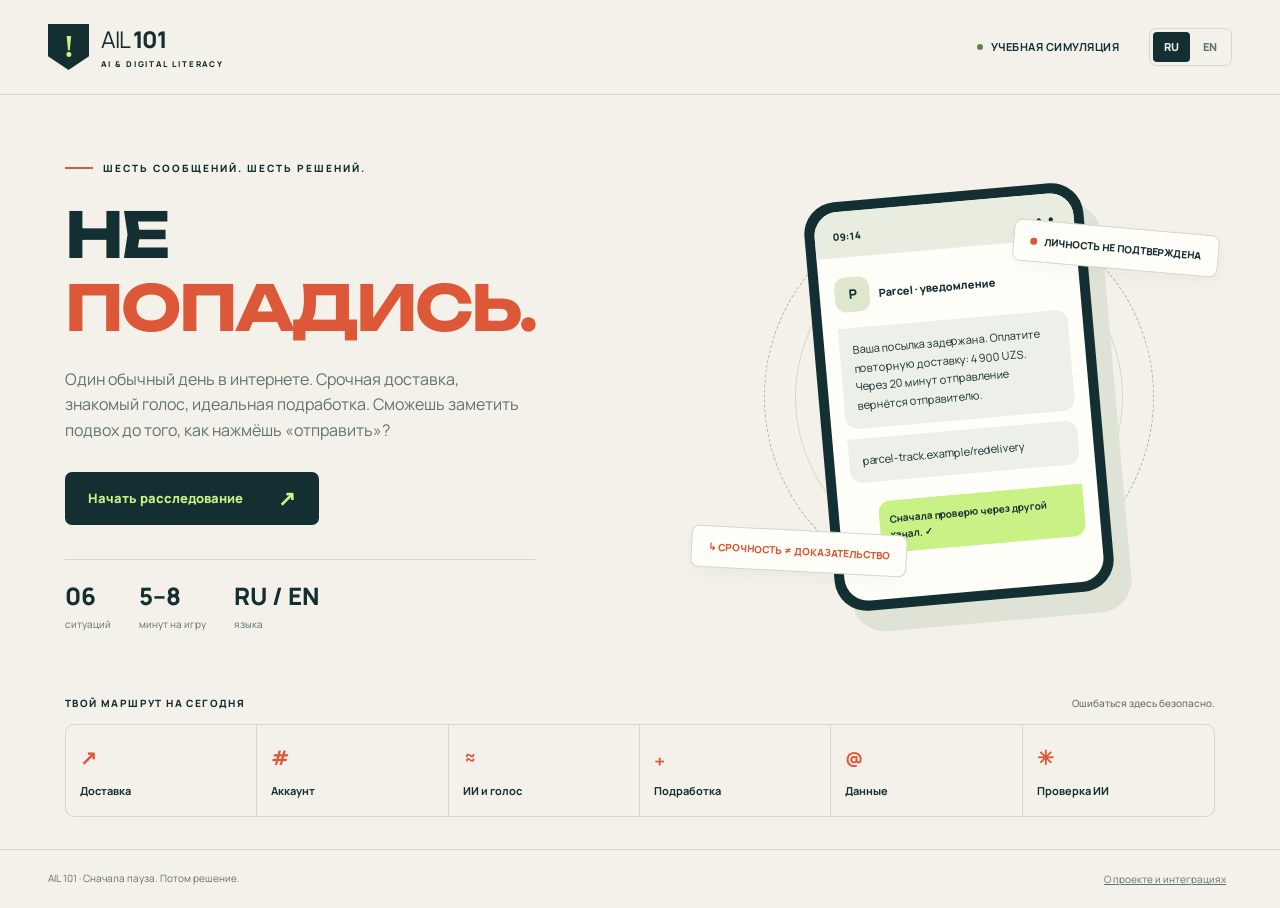
<file: index.html>
<!doctype html>
<html lang="ru"><head><meta charset="utf-8"><meta name="viewport" content="width=device-width,initial-scale=1"><meta name="theme-color" content="#142f32"><meta name="description" content="Six messages. Six decisions. A bilingual game about scams, AI and digital literacy."><title>AIL 101 — НЕ ПОПАДИСЬ / Don't Get Scammed</title><link rel="icon" href="data:image/svg+xml,%3Csvg xmlns='http://www.w3.org/2000/svg' viewBox='0 0 64 64'%3E%3Crect width='64' height='64' rx='16' fill='%23142f32'/%3E%3Ctext x='32' y='45' text-anchor='middle' font-size='44' fill='%23c9f286'%3E!%3C/text%3E%3C/svg%3E"><link rel="stylesheet" href="style.css"><script src="cases.js" defer></script><script src="app.js" defer></script></head><body><a class="skip" href="#main">Skip to content / К содержимому</a><header><a class="brand" href="#" aria-label="AIL 101 home"><span class="brand-icon">!</span><span>AIL <b>101</b><small>AI & DIGITAL LITERACY</small></span></a><div class="header-right"><span class="status"><i></i><span id="status-text"></span></span><div class="lang" aria-label="Language / Язык"><button id="ru" data-lang="ru">RU</button><button id="en" data-lang="en">EN</button></div></div></header><main id="main" tabindex="-1"></main><footer><span>AIL 101 · <span id="footer-copy"></span></span><button id="about-btn"></button></footer><dialog id="about"><div class="dialog-head"><span class="eyebrow">AIL 101 / PROJECT NOTES</span><button id="close-about" aria-label="Close / Закрыть">×</button></div><div id="about-content"></div></dialog></body></html>
</file>
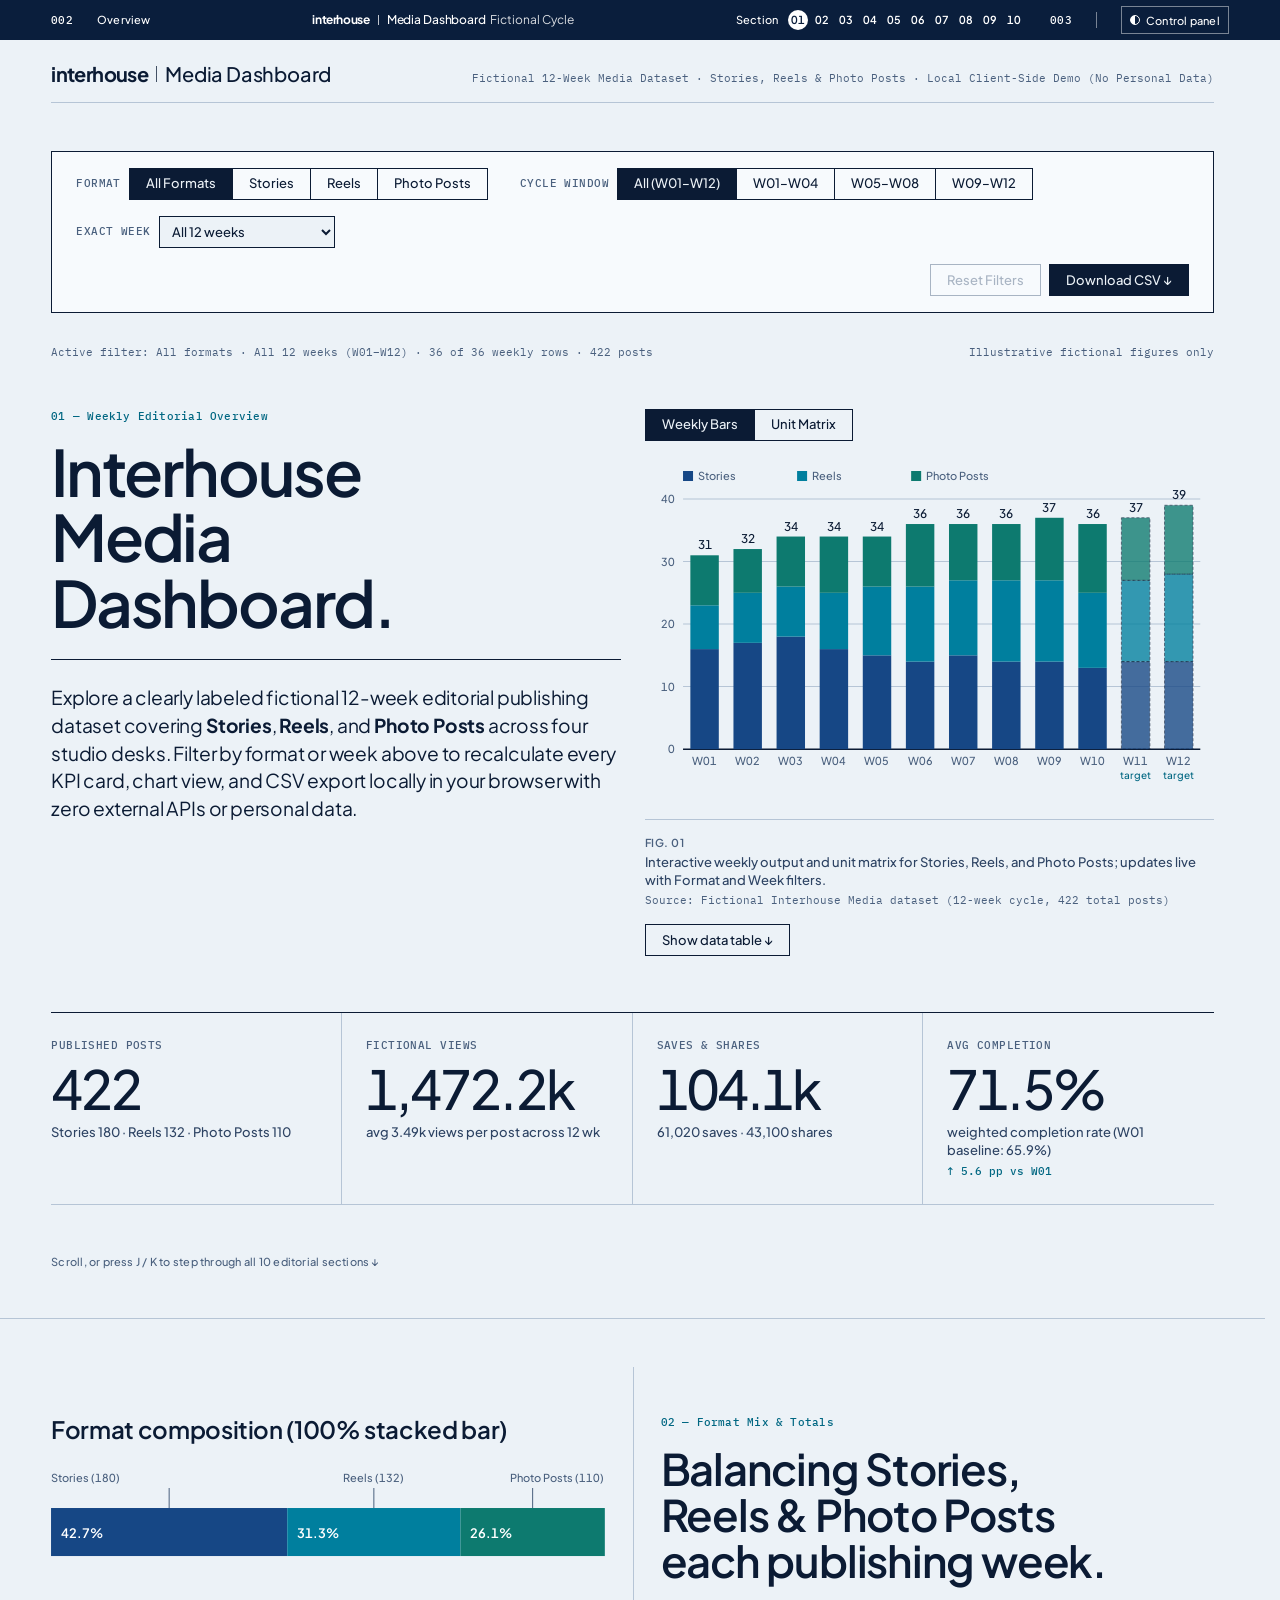
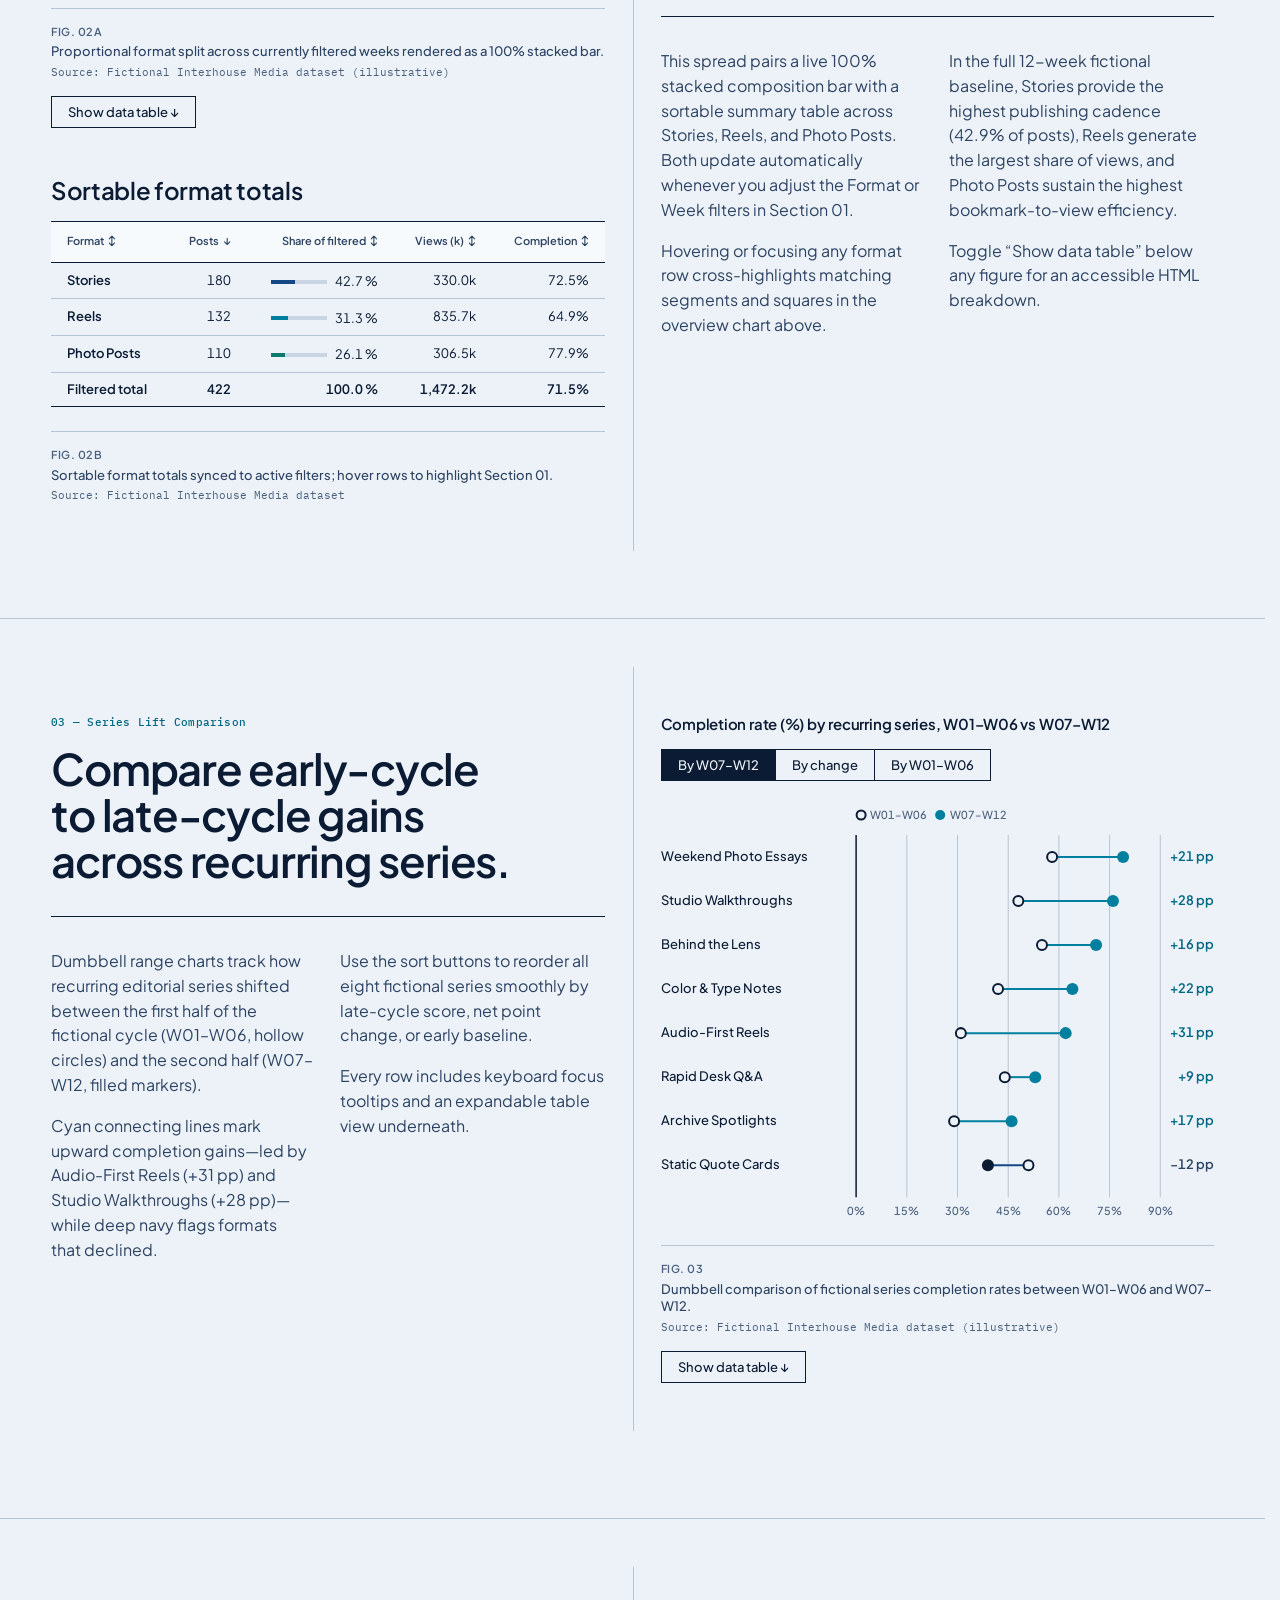
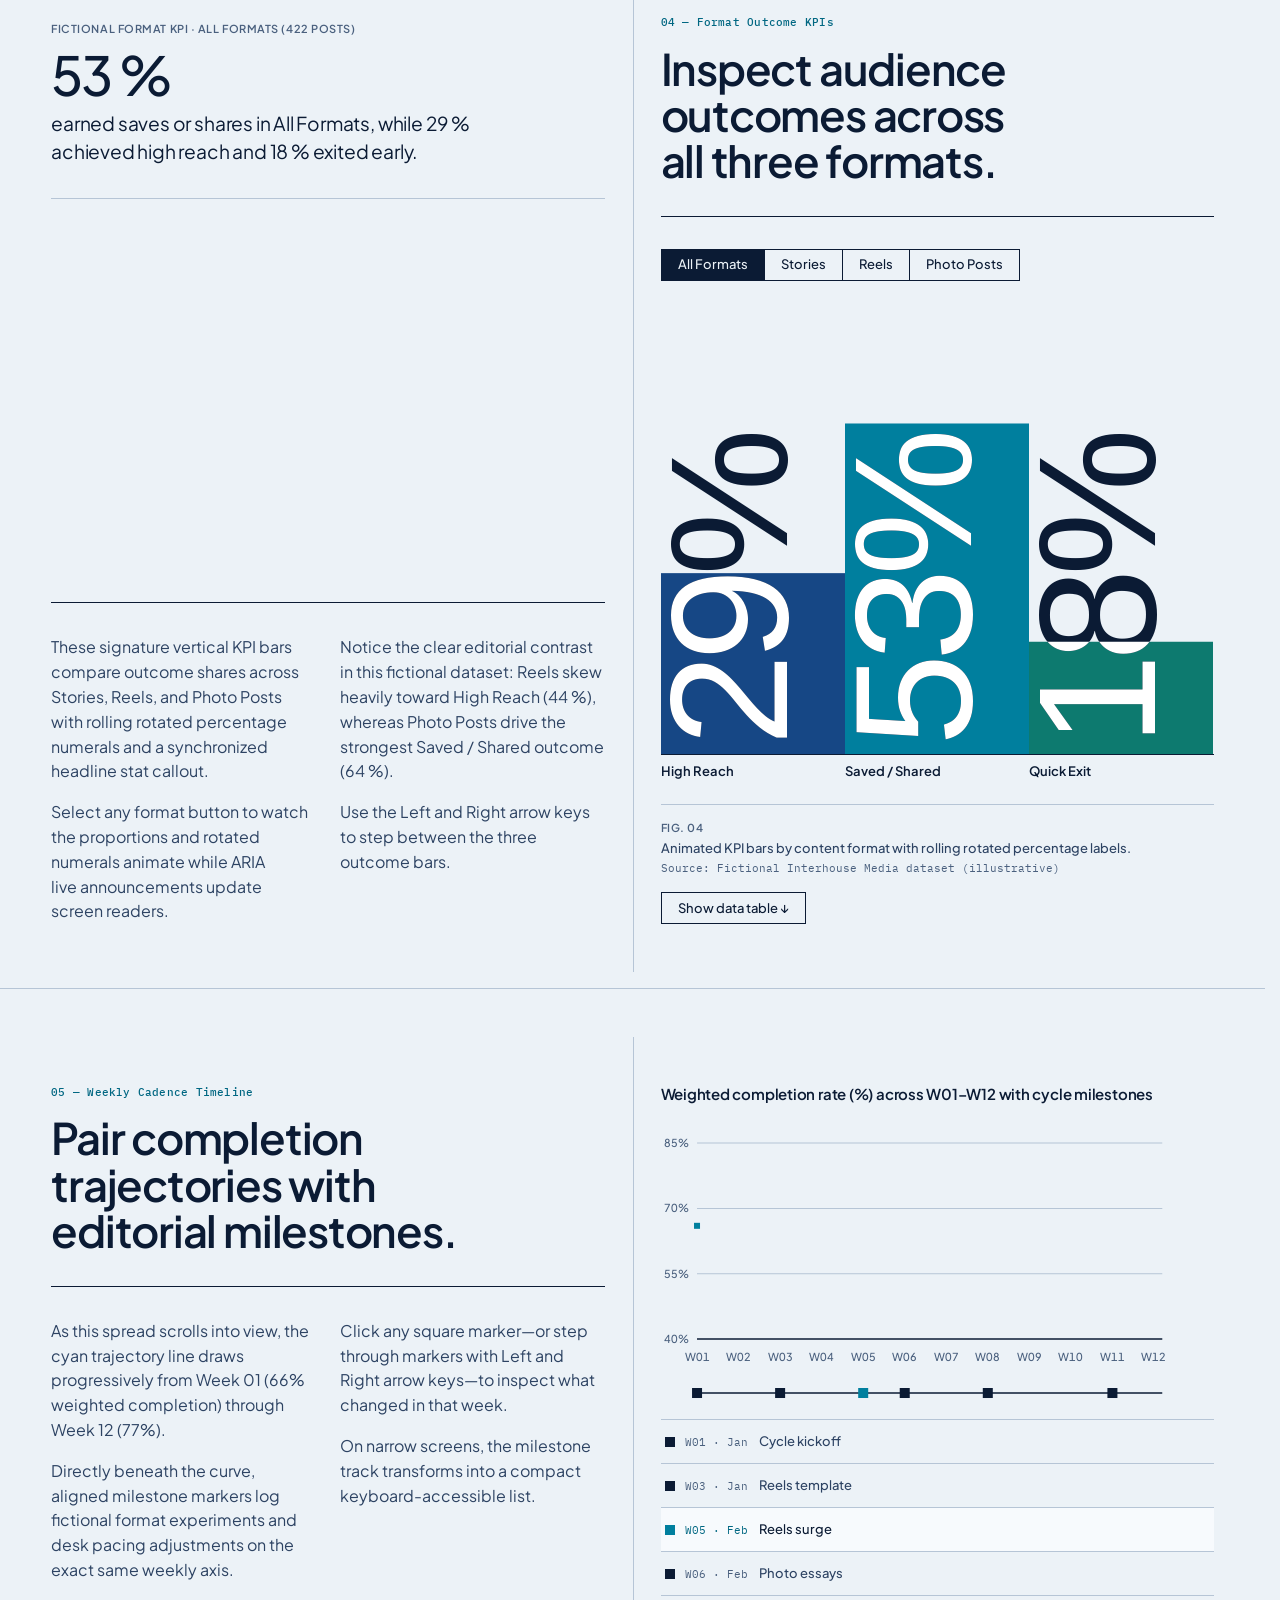
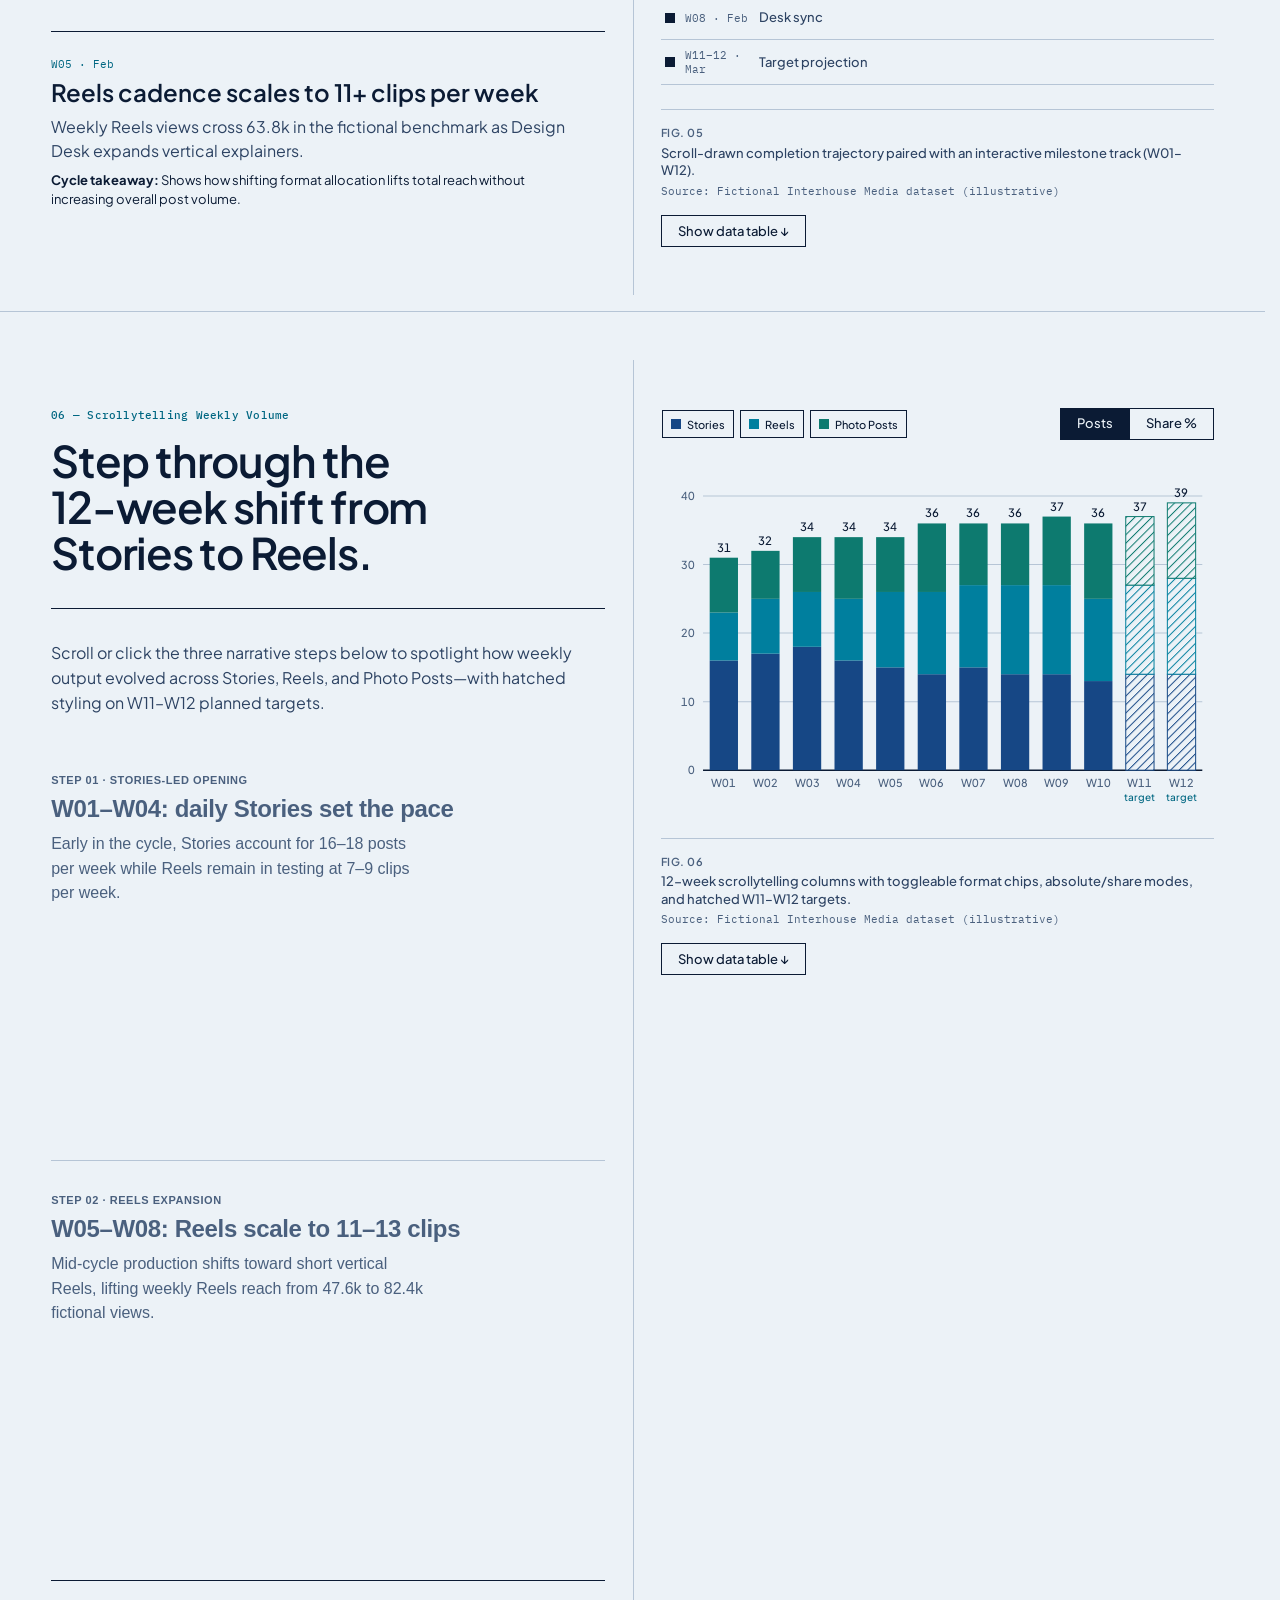
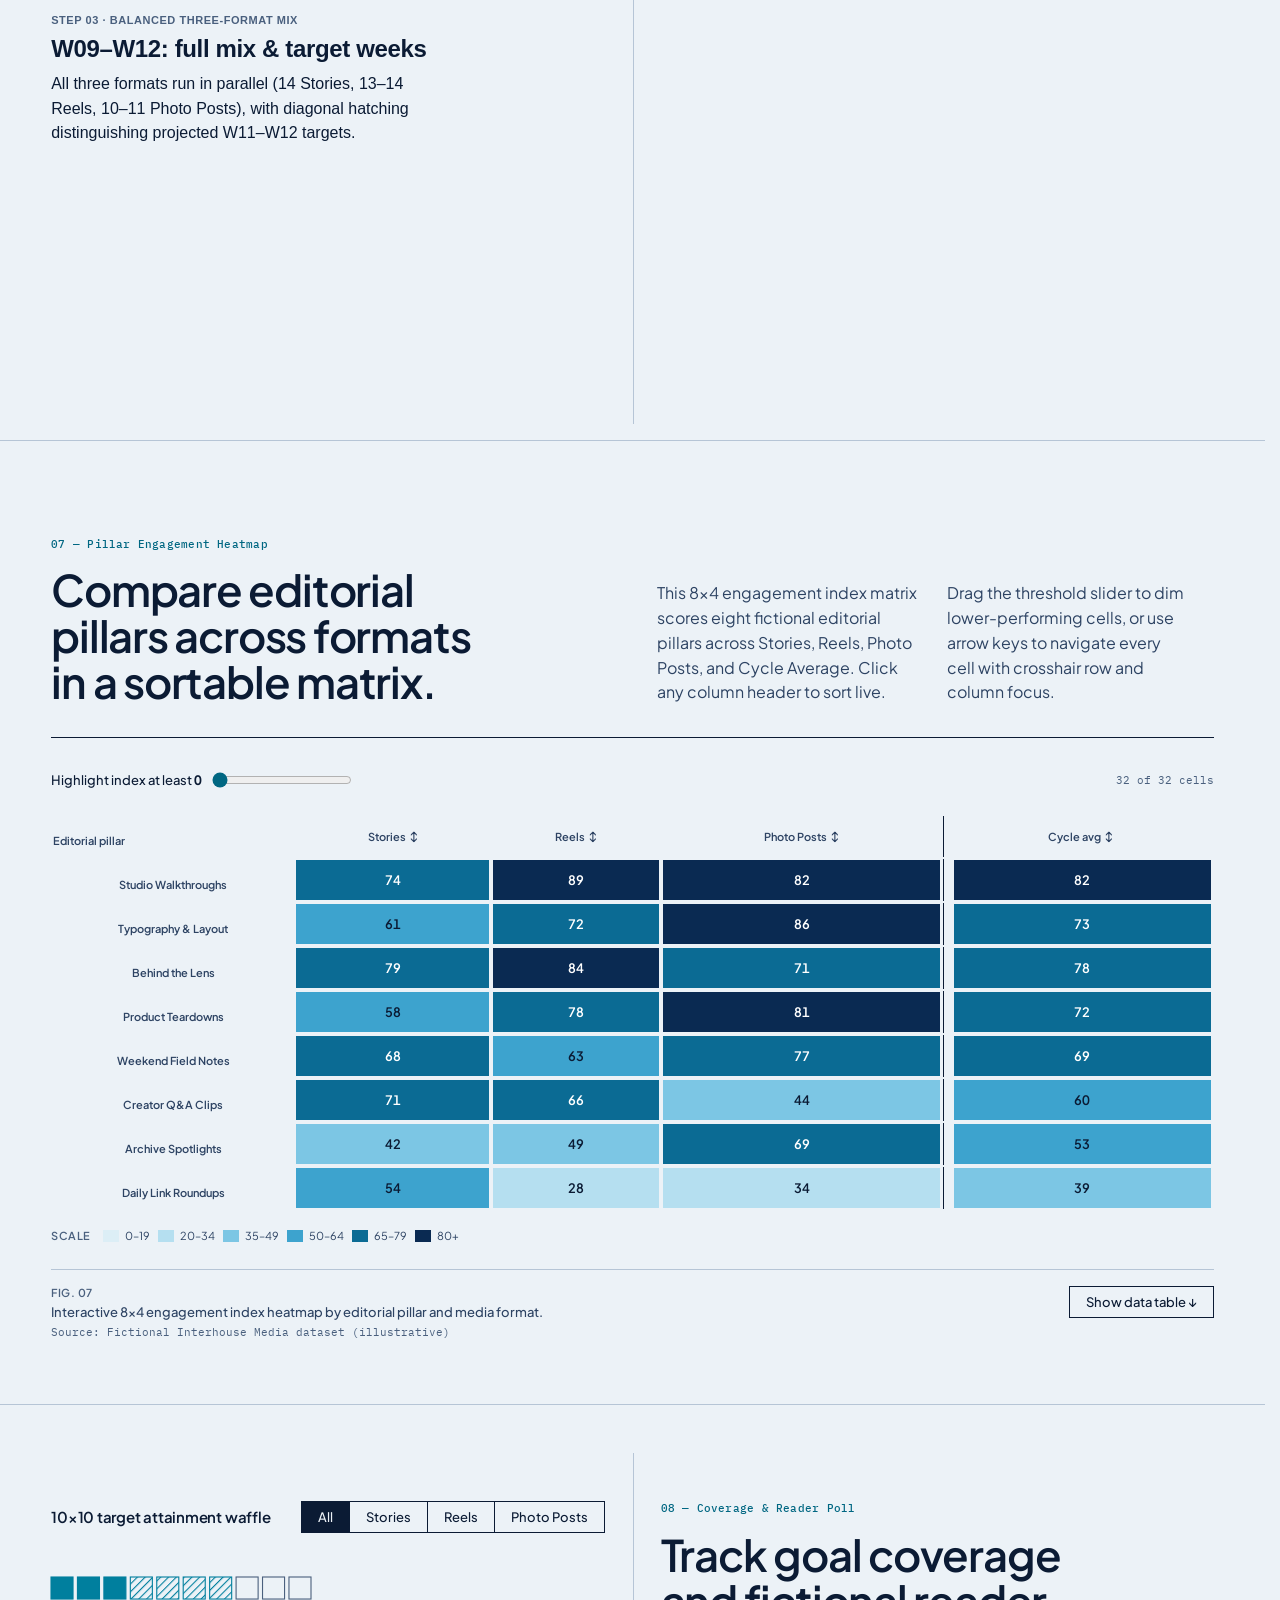
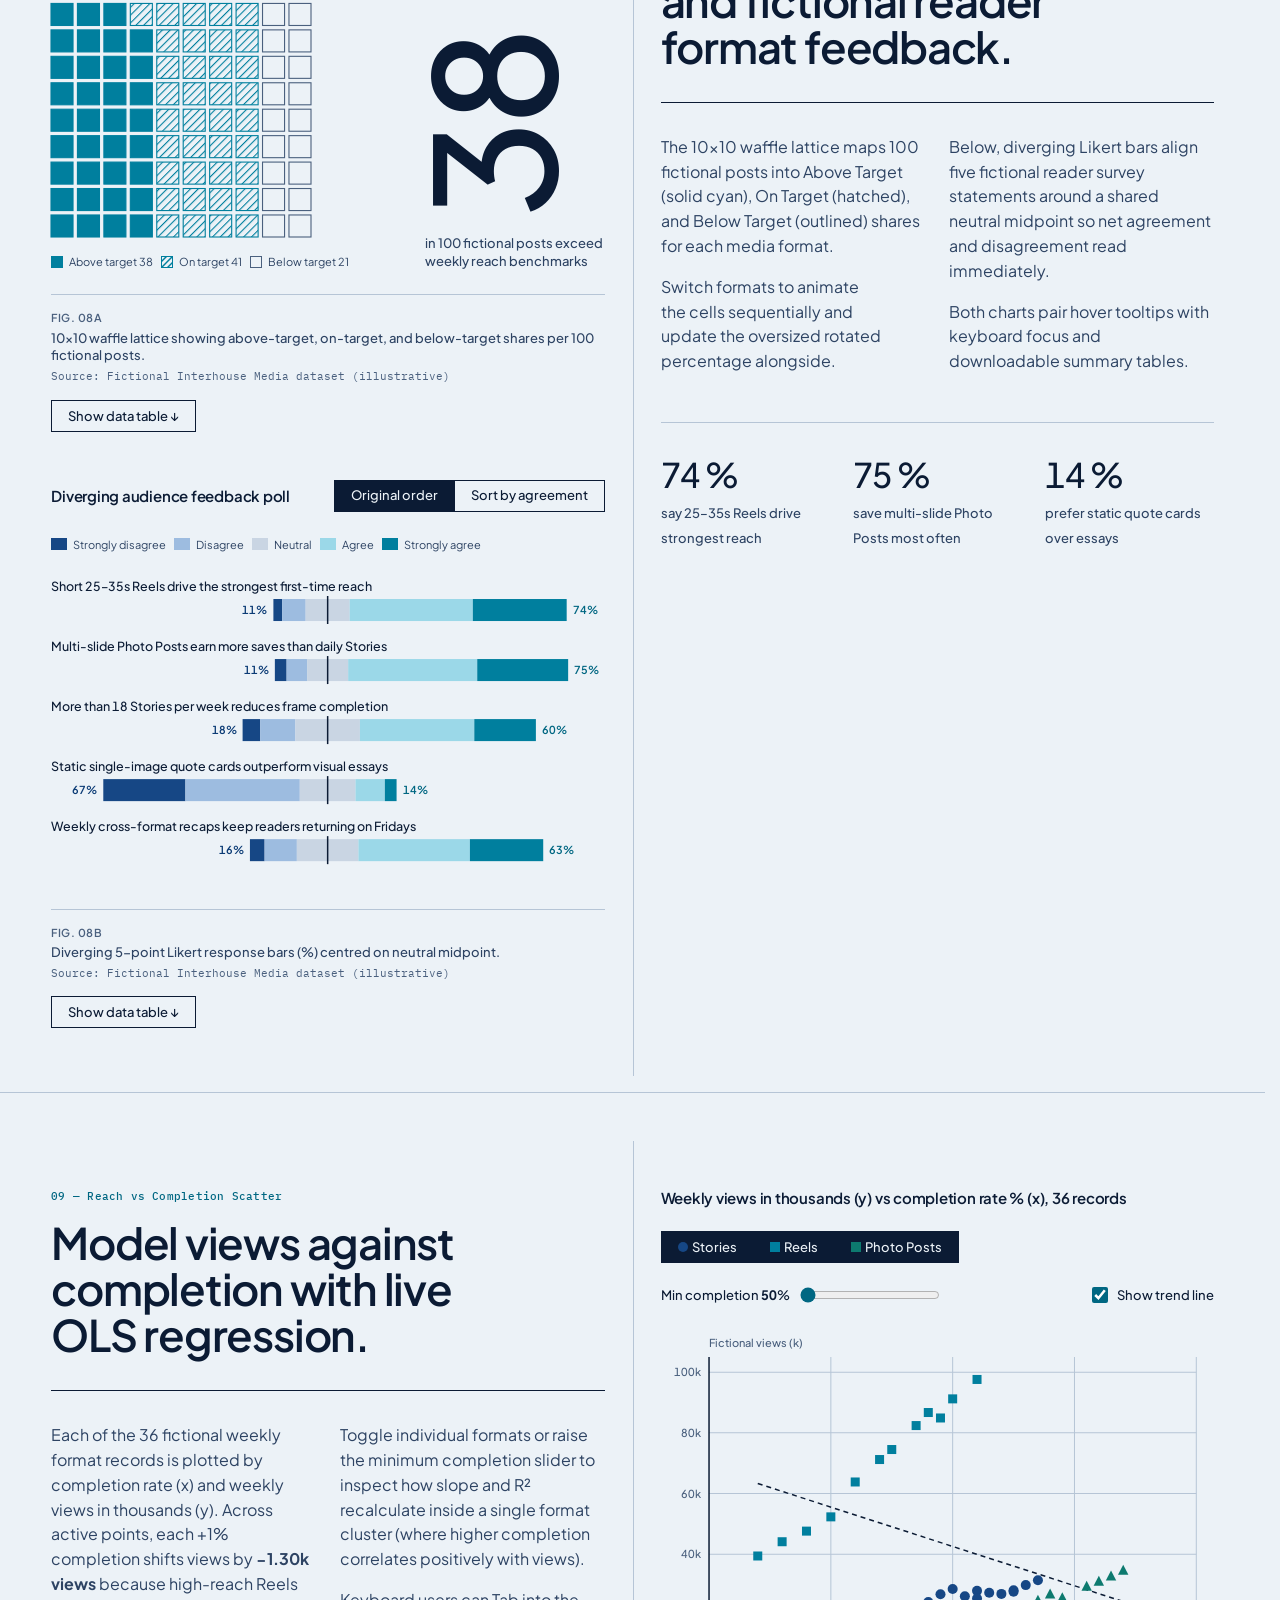
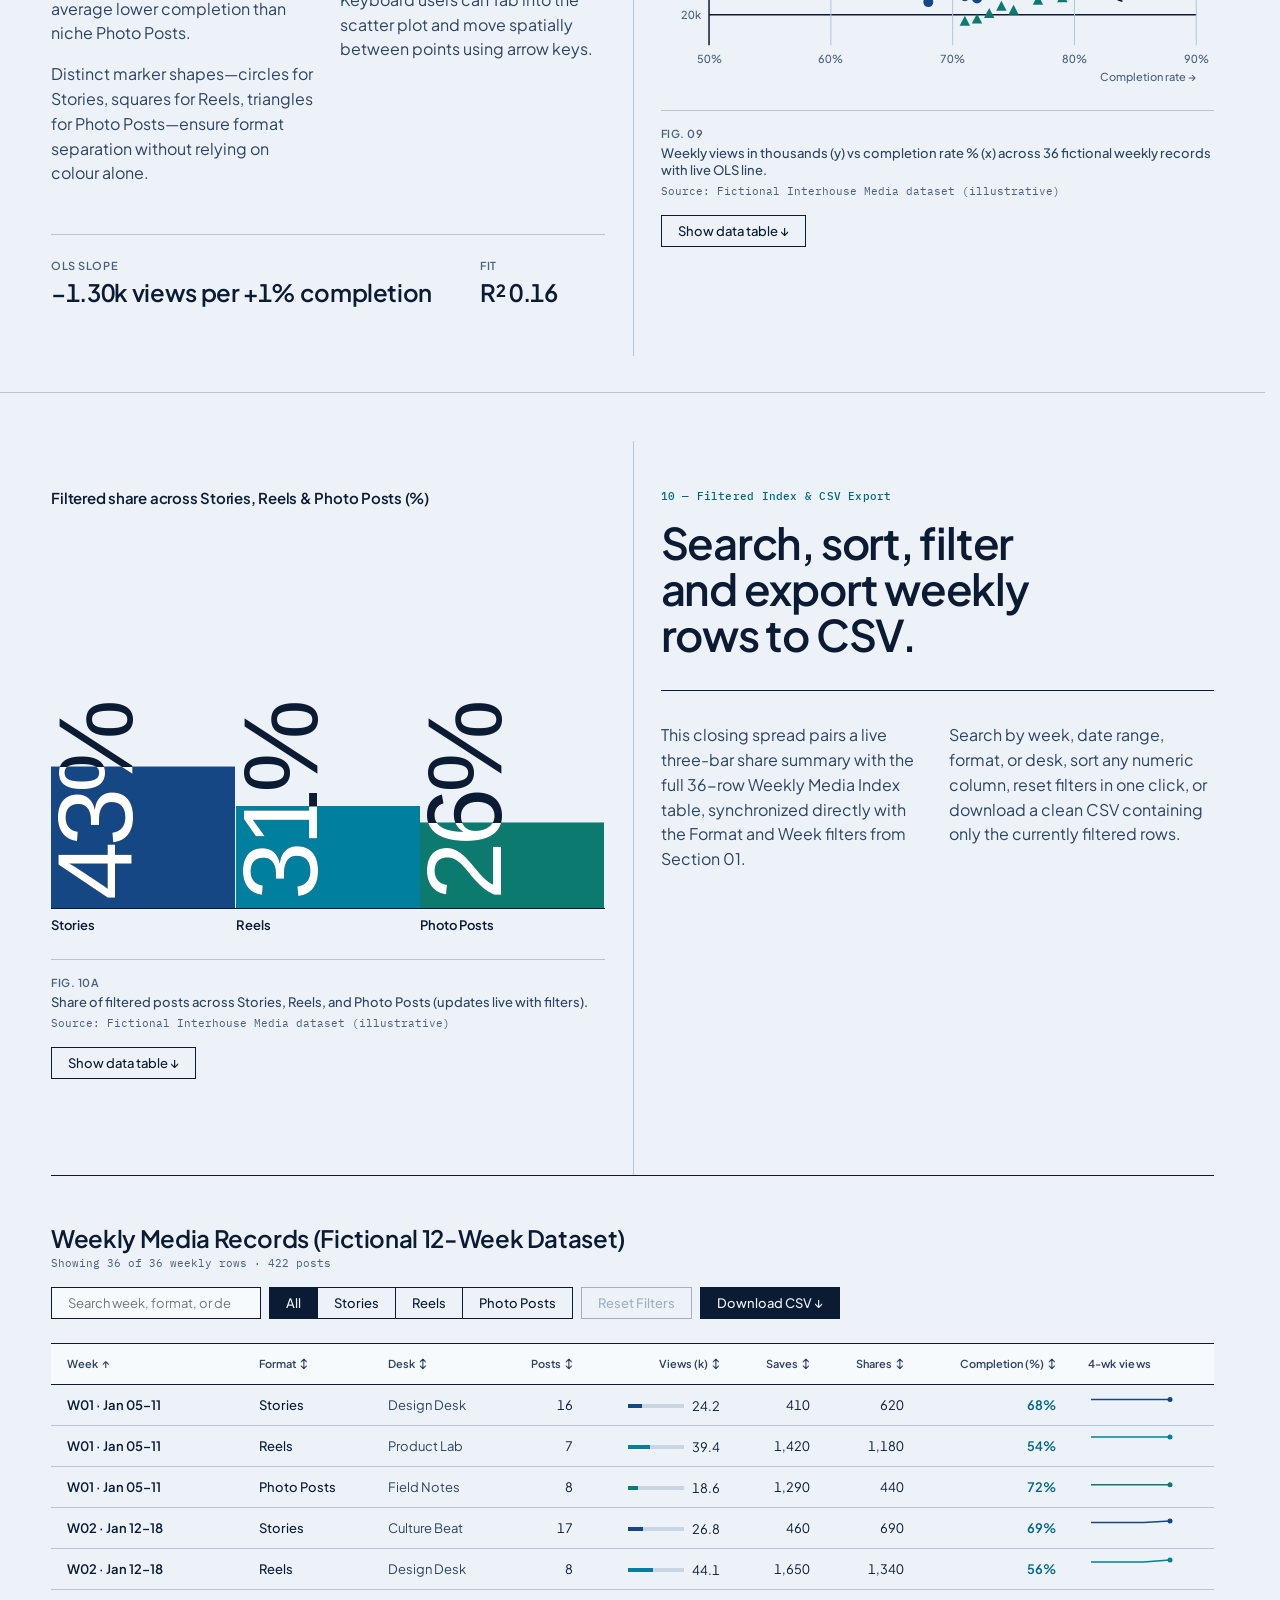
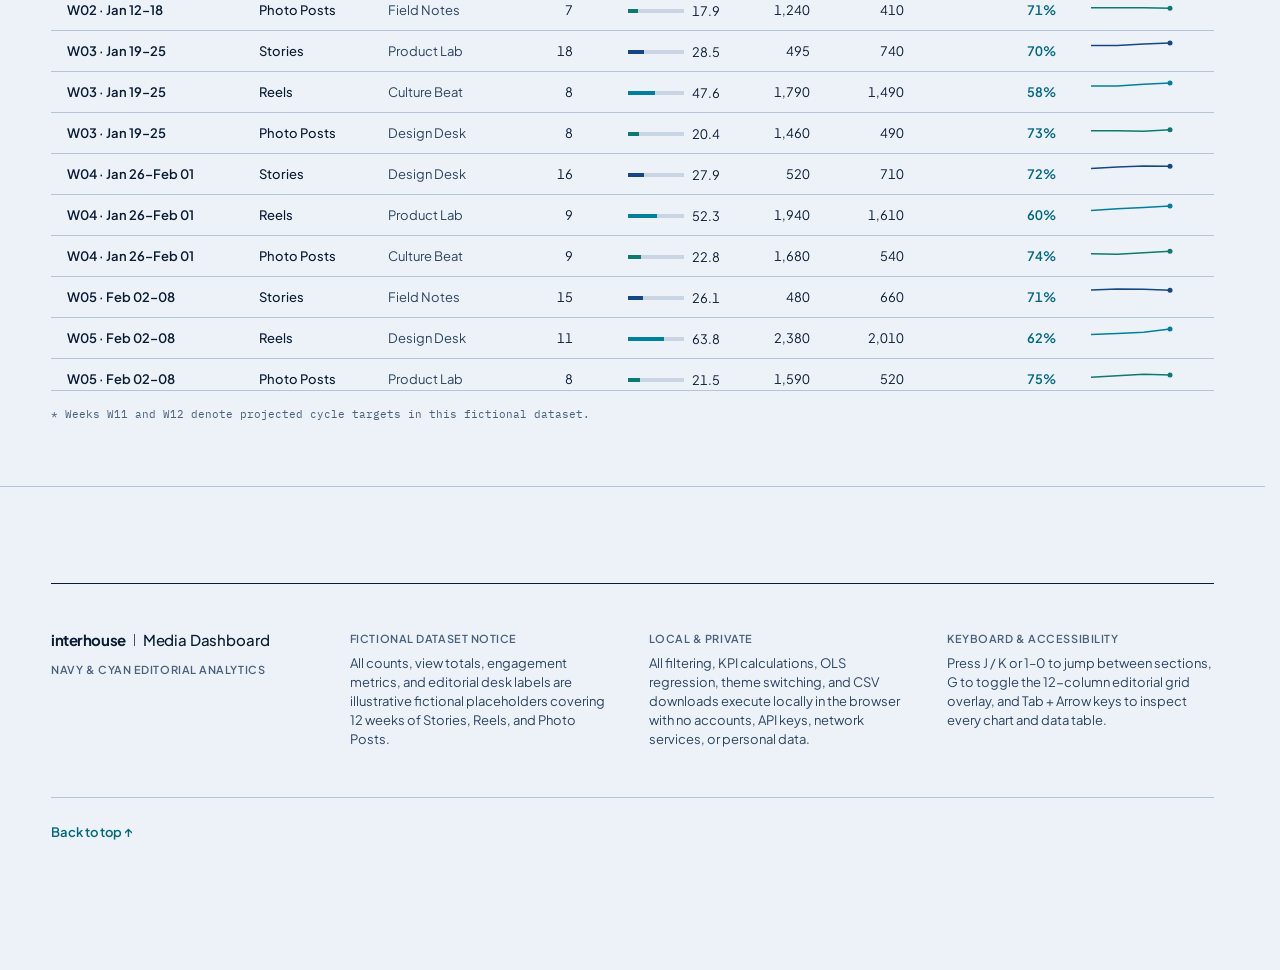
<file: interhouse-media-dashboard.html>
<!DOCTYPE html>
<html lang="en">
<head>
  <meta charset="utf-8">
  <meta name="viewport" content="width=device-width, initial-scale=1.0">
  <meta name="theme-color" content="#0A1E3C">
  <script>
    (function () {
      var ids = ['navy-editorial','navy-night','newsprint','gazette-mono','swiss-poster','forest-ochre'];
      var t = 'navy-editorial';
      try { var s = localStorage.getItem('interhouse.theme.v1'); if (ids.indexOf(s) > -1) t = s; } catch (e) {}
      document.documentElement.setAttribute('data-theme', t);
    })();
  </script>
  <title>Interhouse Media Dashboard</title>
  <meta name="description" content="Interhouse Media Dashboard: an interactive navy-and-cyan editorial analytics dashboard tracking a clearly labeled fictional weekly dataset across Stories, Reels, and Photo Posts.">
  <meta property="og:type" content="website">
  <meta property="og:site_name" content="Interhouse Media Dashboard">
  <meta property="og:title" content="Interhouse Media Dashboard">
  <meta property="og:description" content="Explore a clearly labeled fictional 12-week media dataset across Stories, Reels, and Photo Posts with live format and week filters, interactive SVG charts, KPI totals, and CSV export.">
  <meta name="twitter:card" content="summary_large_image">
  <meta name="twitter:title" content="Interhouse Media Dashboard">
  <meta name="twitter:description" content="Interactive navy-and-cyan editorial dashboard for fictional weekly Stories, Reels, and Photo Posts output.">
  <link rel="preconnect" href="https://fonts.googleapis.com">
  <link rel="preconnect" href="https://fonts.gstatic.com" crossorigin>
  <link href="https://fonts.googleapis.com/css2?family=IBM+Plex+Mono:wght@400;500&family=Plus+Jakarta+Sans:wght@400;500;600;700&display=swap" rel="stylesheet">
  <style>
:root {
  /* Derived theme-agnostic tokens (--violet/--vermilion/--magenta map to Stories/Reels/Photo Posts) */
  --band-hairline: color-mix(in srgb, var(--white) 45%, transparent);
  --band-rule: color-mix(in srgb, var(--white) 25%, transparent);
  --band-progress: color-mix(in srgb, var(--cyan-bright, var(--white)) 80%, transparent);
  --grid-line: color-mix(in srgb, var(--vermilion) 16%, transparent);
  --scrim: color-mix(in srgb, var(--ink) 40%, transparent);
  color-scheme: light;

  /* Type families */
  --font-sans: "Plus Jakarta Sans", "DM Sans", "Helvetica Neue", Arial, system-ui, sans-serif;
  --font-mono: "IBM Plex Mono", ui-monospace, SFMono-Regular, Menlo, monospace;

  /* Fluid type scale */
  --t-numeral: clamp(96px, 13vw, 224px);
  --t-display: clamp(42px, 5vw, 80px);
  --t-h2: clamp(32px, 3.4vw, 52px);
  --t-kpi: clamp(40px, 4.2vw, 68px);
  --t-h3: 24px;
  --t-lede: clamp(18px, 1.5vw, 21px);
  --t-body: 15px;
  --t-label: 13px;
  --t-micro: 11px;

  /* 8pt spacing scale */
  --s-1: 4px;
  --s-2: 8px;
  --s-3: 16px;
  --s-4: 24px;
  --s-5: 32px;
  --s-6: 48px;
  --s-7: 64px;
  --s-8: 96px;
  --s-9: 128px;

  /* Grid */
  --gutter: 24px;
  --outer-margin: clamp(20px, 4vw, 64px);
  --container-max: 1440px;

  /* Motion */
  --ease-out: cubic-bezier(0.2, 0, 0, 1);
  --ease-in-out: cubic-bezier(0.7, 0, 0.2, 1);
  --ease-std: cubic-bezier(0.4, 0, 0.2, 1);
  --d-1: 120ms;
  --d-2: 240ms;
  --d-3: 600ms;
  --d-4: 900ms;
}

:root[data-theme="navy-night"] {
  --scrim: color-mix(in srgb, #020814 68%, transparent);
  color-scheme: dark;
}

/* Primary Theme: Navy & Cyan Editorial */
:root,
:root[data-theme="navy-editorial"],
[data-swatch="navy-editorial"] {
  --paper: #ECF2F7;
  --paper-raised: #F7FAFD;
  --ink: #0B1B34;
  --ink-2: #2D4363;
  --ink-3: #4A607E;
  --rule: #B6C5D6;
  --band: #0A1E3C;
  --white: #FFFFFF;
  --cyan-bright: #22D3EE;
  --violet: #164785;
  --violet-ink: #0B3B75;
  --vermilion: #007F9E;
  --vermilion-ink: #006782;
  --magenta: #0D7A6F;
  --on-violet: #FFFFFF;
  --on-vermilion: #FFFFFF;
  --on-magenta: #FFFFFF;
  --violet-100: #DCEEF6;
  --violet-200: #B5DFF0;
  --violet-300: #7CC6E4;
  --violet-400: #3DA3CE;
  --violet-500: #0B6B94;
  --violet-600: #0A2A52;
  --vermilion-tint: #9BD8E8;
  --violet-tint: #9DBCE0;
  --neutral-data: #C9D5E3;
}

:root[data-theme="navy-night"],
[data-swatch="navy-night"] {
  --paper: #091324;
  --paper-raised: #101E36;
  --ink: #EBF4FA;
  --ink-2: #B3C8DC;
  --ink-3: #89A3BF;
  --rule: #253B5C;
  --band: #22D3EE;
  --white: #071222;
  --cyan-bright: #071222;
  --violet: #60A5FA;
  --violet-ink: #93C5FD;
  --vermilion: #22D3EE;
  --vermilion-ink: #67E8F9;
  --magenta: #2DD4BF;
  --on-violet: #071222;
  --on-vermilion: #071222;
  --on-magenta: #071222;
  --violet-100: #11223E;
  --violet-200: #163259;
  --violet-300: #1C4978;
  --violet-400: #226699;
  --violet-500: #22B8CF;
  --violet-600: #67E8F9;
  --vermilion-tint: #145368;
  --violet-tint: #1D3E6E;
  --neutral-data: #253B5C;
}

:root[data-theme="newsprint"],
[data-swatch="newsprint"] {
  --paper: #F0EADB;
  --paper-raised: #F8F4EA;
  --ink: #1A1714;
  --ink-2: #4A4239;
  --ink-3: #655B4F;
  --rule: #C9BEA9;
  --band: #1A1714;
  --white: #F0EADB;
  --cyan-bright: #F0EADB;
  --violet: #2C4F8C;
  --violet-ink: #2C4F8C;
  --vermilion: #B23A1E;
  --vermilion-ink: #9E3219;
  --magenta: #8C6A1C;
  --on-violet: #F8F4EA;
  --on-vermilion: #F8F4EA;
  --on-magenta: #F8F4EA;
  --violet-100: #E4E3E0;
  --violet-200: #C3CAD6;
  --violet-300: #94A5C0;
  --violet-400: #6D84AC;
  --violet-500: #2C4F8C;
  --violet-600: #1B2F57;
  --vermilion-tint: #E6AE9C;
  --violet-tint: #A9B8D2;
  --neutral-data: #D6CDBB;
}

:root[data-theme="gazette-mono"],
[data-swatch="gazette-mono"] {
  --paper: #FFFFFF;
  --paper-raised: #F4F4F4;
  --ink: #0A0A0A;
  --ink-2: #3D3D3D;
  --ink-3: #595959;
  --rule: #BDBDBD;
  --band: #0A0A0A;
  --white: #FFFFFF;
  --cyan-bright: #FFFFFF;
  --violet: #3B3B3B;
  --violet-ink: #0A0A0A;
  --vermilion: #707070;
  --vermilion-ink: #3D3D3D;
  --magenta: #525252;
  --on-violet: #FFFFFF;
  --on-vermilion: #FFFFFF;
  --on-magenta: #FFFFFF;
  --violet-100: #F0F0F0;
  --violet-200: #D6D6D6;
  --violet-300: #B3B3B3;
  --violet-400: #8C8C8C;
  --violet-500: #4A4A4A;
  --violet-600: #1F1F1F;
  --vermilion-tint: #CFCFCF;
  --violet-tint: #A6A6A6;
  --neutral-data: #E0E0E0;
}

:root[data-theme="swiss-poster"],
[data-swatch="swiss-poster"] {
  --paper: #F3F1EC;
  --paper-raised: #FBFAF7;
  --ink: #111111;
  --ink-2: #3F3F3F;
  --ink-3: #5E5E5E;
  --rule: #C4C1BA;
  --band: #D7141A;
  --white: #FFFFFF;
  --cyan-bright: #FFFFFF;
  --violet: #D7141A;
  --violet-ink: #B5101A;
  --vermilion: #1E4FD6;
  --vermilion-ink: #1A44B8;
  --magenta: #575757;
  --on-violet: #FFFFFF;
  --on-vermilion: #FFFFFF;
  --on-magenta: #FFFFFF;
  --violet-100: #F6E3DF;
  --violet-200: #F0BDB5;
  --violet-300: #E88A7F;
  --violet-400: #E0564C;
  --violet-500: #C21218;
  --violet-600: #7E0B10;
  --vermilion-tint: #B5C6F2;
  --violet-tint: #EFA49C;
  --neutral-data: #D9D6CF;
}

:root[data-theme="forest-ochre"],
[data-swatch="forest-ochre"] {
  --paper: #EAE6D6;
  --paper-raised: #F4F1E6;
  --ink: #18201A;
  --ink-2: #3F4A40;
  --ink-3: #58625A;
  --rule: #BDB89F;
  --band: #24432E;
  --white: #F4F1E6;
  --cyan-bright: #F4F1E6;
  --violet: #2F6A3F;
  --violet-ink: #245431;
  --vermilion: #8F5B06;
  --vermilion-ink: #7A4D05;
  --magenta: #A5432A;
  --on-violet: #F4F1E6;
  --on-vermilion: #F4F1E6;
  --on-magenta: #F4F1E6;
  --violet-100: #E3E5D3;
  --violet-200: #C3D3B6;
  --violet-300: #9DBB92;
  --violet-400: #76A06F;
  --violet-500: #2F6A3F;
  --violet-600: #1B3F26;
  --vermilion-tint: #E2C48B;
  --violet-tint: #A9C6A3;
  --neutral-data: #D3CDB6;
}

@media (min-width: 1280px) {
  :root {
    --t-body: 16px;
  }
}

@media (max-width: 767px) {
  :root {
    --gutter: 16px;
    --t-numeral: clamp(72px, 24vw, 118px);
  }
}

@media (max-width: 479px) {
  :root {
    --t-display: clamp(32px, 9vw, 42px);
    --t-h2: clamp(26px, 7.2vw, 32px);
    --t-kpi: clamp(32px, 8.8vw, 42px);
  }
}

*, *::before, *::after {
  box-sizing: border-box;
}

html {
  scroll-behavior: smooth;
  scrollbar-gutter: stable;
  background: var(--paper);
  color: var(--ink);
  font-family: var(--font-sans);
  font-size: 16px;
  -webkit-font-smoothing: antialiased;
  text-rendering: optimizeLegibility;
  overflow-x: clip;
}

html.panel-open {
  overflow: hidden;
}

::view-transition-old(root),
::view-transition-new(root) {
  animation-duration: 380ms;
  animation-timing-function: var(--ease-std);
}

html.theme-fading body,
html.theme-fading body *:not(svg *):not([style*="transition"]) {
  transition:
    background-color 380ms var(--ease-std),
    color 380ms var(--ease-std),
    border-color 380ms var(--ease-std),
    outline-color 380ms var(--ease-std) !important;
}

body {
  margin: 0;
  padding: 0;
  background: var(--paper);
  color: var(--ink);
  font-family: var(--font-sans);
  font-size: var(--t-body);
  line-height: 1.55;
  font-variant-numeric: lining-nums;
  overflow-x: clip;
}

.num, table td[data-num], .kpi-num, .band-folio, .pager-link, .tt-val {
  font-variant-numeric: lining-nums tabular-nums;
}

h1, h2, h3, p, ul, ol, figure, figcaption, blockquote {
  margin: 0;
}

:focus-visible {
  outline: 2px solid var(--vermilion-ink);
  outline-offset: 2px;
}

.sr-only {
  position: absolute;
  width: 1px;
  height: 1px;
  padding: 0;
  margin: -1px;
  overflow: hidden;
  clip: rect(0, 0, 0, 0);
  white-space: nowrap;
  border: 0;
}

.skip-link {
  position: fixed;
  top: var(--s-2);
  left: var(--s-3);
  z-index: 300;
  background: var(--ink);
  color: var(--paper);
  padding: var(--s-2) var(--s-3);
  font-size: var(--t-label);
  font-weight: 600;
  text-decoration: none;
  transform: translateY(-200%);
  transition: transform var(--d-1) var(--ease-std);
}
.skip-link:focus {
  transform: translateY(0);
  outline: 2px solid var(--white);
}

/* Logotype */
.logotype {
  display: inline-flex;
  align-items: center;
  white-space: nowrap;
  line-height: 1;
}
.logotype-brand {
  font-weight: 700;
  letter-spacing: -0.03em;
}
.logotype-rule {
  display: inline-block;
  width: 1px;
  height: 0.8em;
  margin: 0 var(--s-2);
  background: currentColor;
  opacity: 0.75;
}
.logotype-title {
  font-weight: 500;
  letter-spacing: -0.01em;
}
.logotype-year {
  font-weight: 400;
  margin-left: 0.35em;
  opacity: 0.85;
  font-variant-numeric: lining-nums tabular-nums;
}
.logotype--hero {
  font-size: 20px;
  color: var(--ink);
}
@media (max-width: 639px) {
  .logotype--hero {
    font-size: clamp(14.5px, 4.2vw, 20px);
  }
}
.logotype--band {
  font-size: 12px;
  color: var(--white);
}
.logotype--footer {
  font-size: 15px;
  color: var(--ink);
}

/* Fixed Editorial Header Band */
.band {
  position: fixed;
  top: 0;
  left: 0;
  right: 0;
  height: 40px;
  background: var(--band);
  color: var(--white);
  z-index: 200;
  display: flex;
  align-items: center;
}
.band-inner {
  width: 100%;
  max-width: var(--container-max);
  margin: 0 auto;
  padding: 0 var(--outer-margin);
  display: flex;
  align-items: center;
  justify-content: space-between;
  gap: var(--s-4);
  height: 100%;
}
.band-left {
  display: flex;
  align-items: center;
  gap: var(--s-4);
  min-width: 0;
}
.band-folio {
  font-family: var(--font-mono);
  font-size: var(--t-micro);
  font-weight: 500;
  letter-spacing: 0.02em;
  line-height: 1.3;
  color: var(--white);
  flex-shrink: 0;
}
.band-running {
  font-size: var(--t-micro);
  font-weight: 500;
  letter-spacing: 0.02em;
  line-height: 1.3;
  color: var(--white);
  white-space: nowrap;
  overflow: hidden;
  text-overflow: ellipsis;
  transition: opacity 160ms var(--ease-std);
}
.band-running.is-fading {
  opacity: 0;
}
.band-logo-wrap {
  display: none;
  align-items: center;
}
@media (min-width: 1280px) {
  .band-logo-wrap {
    display: flex;
  }
}
.band-right {
  display: flex;
  align-items: center;
  gap: var(--s-4);
  flex-shrink: 0;
}
.band :focus-visible {
  outline: 2px solid var(--white);
  outline-offset: 2px;
}

/* Pager */
.pager-nav {
  display: flex;
  align-items: center;
  gap: var(--s-2);
}
.pager-label {
  font-size: var(--t-micro);
  font-weight: 500;
  letter-spacing: 0.02em;
  color: var(--white);
}
.pager-list {
  position: relative;
  display: flex;
  align-items: center;
  list-style: none;
  padding: 0;
  margin: 0;
  height: 24px;
}
.pager-circle {
  position: absolute;
  top: 2px;
  left: 0;
  width: 20px;
  height: 20px;
  border-radius: 50%;
  background: var(--white);
  z-index: 1;
  pointer-events: none;
  transition: transform var(--d-2) var(--ease-std);
}
.pager-list li {
  width: 24px;
  height: 24px;
  display: flex;
  align-items: center;
  justify-content: center;
  position: relative;
  z-index: 2;
}
.pager-link {
  width: 24px;
  height: 24px;
  display: inline-flex;
  align-items: center;
  justify-content: center;
  font-size: var(--t-micro);
  font-weight: 600;
  letter-spacing: 0.02em;
  color: var(--white);
  text-decoration: none;
  transition: color var(--d-2) var(--ease-std);
}
.pager-link:hover {
  text-decoration: underline;
  text-underline-offset: 2px;
}
.pager-link[aria-current="true"] {
  color: var(--band);
}
.pager-link[aria-current="true"]:hover {
  text-decoration: none;
}

/* Mobile pager */
.pager-mobile {
  display: none;
  align-items: center;
  gap: var(--s-1);
}
.pager-step, .pager-toggle {
  background: transparent;
  border: 0;
  color: var(--white);
  font-family: var(--font-sans);
  font-size: var(--t-micro);
  font-weight: 500;
  letter-spacing: 0.02em;
  min-width: 24px;
  min-height: 24px;
  padding: 0 var(--s-1);
  cursor: pointer;
  display: inline-flex;
  align-items: center;
  justify-content: center;
  gap: 4px;
}
.pager-dropdown {
  position: fixed;
  top: 40px;
  left: 0;
  right: 0;
  max-height: calc(100dvh - 40px);
  overflow-y: auto;
  background: var(--band);
  border-top: 1px solid var(--band-rule);
  padding: var(--s-3) var(--outer-margin);
  z-index: 199;
}
.pager-dropdown[hidden] {
  display: none;
}
.pager-dropdown ol {
  list-style: none;
  padding: 0;
  margin: 0;
  display: grid;
  grid-template-columns: repeat(2, minmax(0, 1fr));
  gap: var(--s-1) var(--s-4);
}
@media (max-width: 479px) {
  .pager-dropdown ol {
    grid-template-columns: 1fr;
  }
}
.pager-dropdown a {
  display: flex;
  align-items: center;
  gap: var(--s-2);
  min-height: 36px;
  color: var(--white);
  text-decoration: none;
  font-size: var(--t-label);
  font-weight: 500;
}
.pager-dropdown a[aria-current="true"] {
  text-decoration: underline;
  text-underline-offset: 3px;
}

/* Band Control Panel button */
.band-sep {
  width: 1px;
  height: 16px;
  background: var(--band-hairline);
  flex-shrink: 0;
}
.band-btn {
  appearance: none;
  position: relative;
  height: 28px;
  padding: 0 var(--s-2);
  border: 1px solid var(--band-hairline);
  border-radius: 0;
  background: transparent;
  color: var(--white);
  font-family: var(--font-sans);
  font-size: var(--t-micro);
  font-weight: 500;
  letter-spacing: 0.02em;
  line-height: 1;
  display: inline-flex;
  align-items: center;
  gap: 6px;
  cursor: pointer;
  flex-shrink: 0;
  white-space: nowrap;
  transition: background-color var(--d-1) var(--ease-std), color var(--d-1) var(--ease-std), border-color var(--d-1) var(--ease-std);
}
.band-btn:hover,
.band-btn:active,
.band-btn[aria-expanded="true"] {
  background: var(--white);
  color: var(--band);
  border-color: var(--white);
}
@media (pointer: coarse) {
  .band-btn::after {
    content: "";
    position: absolute;
    inset: -8px;
  }
}
.band-btn-glyph {
  width: 10px;
  height: 10px;
  flex-shrink: 0;
  border: 1px solid currentColor;
  border-radius: 50%;
  background: linear-gradient(90deg, currentColor 50%, transparent 50%);
}
.band-close-x {
  position: relative;
  width: 9px;
  height: 9px;
  display: inline-block;
  flex-shrink: 0;
}
.band-close-x::before,
.band-close-x::after {
  content: "";
  position: absolute;
  left: 0;
  top: 4px;
  width: 9px;
  height: 1px;
  background: currentColor;
}
.band-close-x::before { transform: rotate(45deg); }
.band-close-x::after { transform: rotate(-45deg); }

@media (min-width: 768px) and (max-width: 1023px) {
  .band-right {
    gap: var(--s-3);
  }
  .band--hide-label .pager-label {
    display: none;
  }
  .band--hide-folio #bandFolioRight {
    display: none;
  }
}

@media (max-width: 767px) {
  .pager-desktop, .pager-label, #bandFolioRight, .band-sep {
    display: none;
  }
  .pager-mobile {
    display: flex;
  }
  .band-inner, .band-left, .band-right {
    gap: var(--s-2);
  }
  .band-btn#themePanelBtn {
    width: 32px;
    height: 28px;
    padding: 0;
    justify-content: center;
  }
  .band-btn-label {
    position: absolute;
    width: 1px;
    height: 1px;
    padding: 0;
    margin: -1px;
    overflow: hidden;
    clip: rect(0, 0, 0, 0);
    white-space: nowrap;
    border: 0;
  }
}
@media (max-width: 399px) {
  #bandFolioLeft {
    display: none;
  }
}

.scroll-progress {
  position: absolute;
  left: 0;
  right: 0;
  bottom: 0;
  height: 2px;
  background: var(--band-progress);
  transform-origin: left center;
  transform: scaleX(0);
  pointer-events: none;
}

/* Grid overlay (G shortcut) */
.grid-overlay {
  position: fixed;
  inset: 0;
  z-index: 150;
  pointer-events: none;
  display: none;
}
.grid-overlay.is-on {
  display: block;
}
.grid-overlay-inner {
  max-width: var(--container-max);
  margin: 0 auto;
  height: 100%;
  padding: 0 var(--outer-margin);
  display: grid;
  grid-template-columns: repeat(12, minmax(0, 1fr));
  gap: var(--gutter);
}
.grid-overlay-col {
  border-left: 1px solid var(--grid-line);
  border-right: 1px solid var(--grid-line);
  height: 100%;
}

/* Container & Spreads */
main {
  width: 100%;
}

.spread {
  position: relative;
  min-height: 100svh;
  padding-top: var(--s-8);
  padding-bottom: var(--s-7);
  border-bottom: 1px solid var(--rule);
  overflow-x: clip;
}
#s01 {
  padding-top: var(--s-7);
  padding-bottom: var(--s-6);
}
.spread--compact {
  min-height: auto;
}
.spread-container {
  position: relative;
  max-width: var(--container-max);
  margin: 0 auto;
  padding: 0 var(--outer-margin);
}
.spread-grid {
  position: relative;
  display: grid;
  grid-template-columns: repeat(12, minmax(0, 1fr));
  column-gap: var(--gutter);
  row-gap: var(--s-6);
  align-items: start;
}

@media (min-width: 1024px) {
  .spread--spined .spread-grid::before {
    content: "";
    position: absolute;
    left: 50%;
    top: calc(-1 * var(--s-6));
    bottom: calc(-1 * var(--s-6));
    width: 1px;
    background: var(--rule);
    pointer-events: none;
  }
  .page-left {
    grid-column: 1 / 7;
    padding-right: var(--s-3);
  }
  .page-right {
    grid-column: 7 / 13;
    padding-left: var(--s-3);
  }
  .page-full {
    grid-column: 1 / 13;
  }
}

@media (max-width: 1023px) {
  .page-left, .page-right, .page-full {
    grid-column: 1 / 13;
  }
  .page-headline-first {
    order: -1;
  }
}

/* Typographic hierarchy */
.kicker {
  font-family: var(--font-mono);
  font-size: var(--t-micro);
  font-weight: 500;
  letter-spacing: 0.02em;
  line-height: 1.3;
  color: var(--vermilion-ink);
  margin-bottom: var(--s-3);
}

.headline-display {
  font-size: var(--t-display);
  font-weight: 600;
  line-height: 1.02;
  letter-spacing: -0.035em;
  text-wrap: balance;
  color: var(--ink);
}

.headline-h2 {
  font-size: var(--t-h2);
  font-weight: 600;
  line-height: 1.06;
  letter-spacing: -0.028em;
  max-width: 18ch;
  text-wrap: balance;
  color: var(--ink);
}
.headline-h2:focus,
.headline-display:focus {
  outline: none;
}

.line {
  display: block;
  overflow: hidden;
  padding-bottom: 0.09em;
  margin-bottom: -0.09em;
}
.line-inner {
  display: block;
  transform: translateY(105%);
  transition: transform var(--d-4) var(--ease-out);
}
.is-in .line-inner {
  transform: translateY(0);
}
.line:nth-child(2) .line-inner {
  transition-delay: 80ms;
}
.line:nth-child(3) .line-inner {
  transition-delay: 160ms;
}

.rule-strong {
  border: 0;
  border-top: 1px solid var(--ink);
  margin: var(--s-5) 0;
  width: 100%;
}
.rule-light {
  border: 0;
  border-top: 1px solid var(--rule);
  margin: var(--s-4) 0;
  width: 100%;
}

.lede {
  font-size: var(--t-lede);
  font-weight: 400;
  line-height: 1.45;
  letter-spacing: -0.01em;
  color: var(--ink);
  max-width: 46ch;
  text-wrap: pretty;
}

.body-cols {
  display: grid;
  grid-template-columns: repeat(2, minmax(0, 1fr));
  gap: var(--s-4);
  font-size: var(--t-body);
  line-height: 1.55;
  color: var(--ink-2);
  text-wrap: pretty;
}
.body-cols p {
  max-width: 42ch;
  margin-bottom: var(--s-3);
}
.body-cols p:last-child {
  margin-bottom: 0;
}
@media (max-width: 767px) {
  .body-cols {
    grid-template-columns: 1fr;
  }
}

.body-single {
  font-size: var(--t-body);
  line-height: 1.55;
  color: var(--ink-2);
  max-width: 44ch;
  text-wrap: pretty;
}

.h3-sub {
  font-size: var(--t-h3);
  font-weight: 600;
  line-height: 1.20;
  letter-spacing: -0.015em;
  color: var(--ink);
}

.micro-upper {
  font-size: var(--t-micro);
  font-weight: 600;
  line-height: 1.30;
  letter-spacing: 0.05em;
  text-transform: uppercase;
  color: var(--ink-3);
}

.mono-meta {
  font-family: var(--font-mono);
  font-size: var(--t-micro);
  font-weight: 400;
  line-height: 1.35;
  color: var(--ink-3);
}

/* Global Filter Toolbar */
.filter-bar {
  grid-column: 1 / 13;
  background: var(--paper-raised);
  border: 1px solid var(--ink);
  padding: var(--s-3) var(--s-4);
  display: flex;
  flex-wrap: wrap;
  align-items: center;
  justify-content: space-between;
  gap: var(--s-3) var(--s-4);
}
.filter-bar-groups {
  display: flex;
  flex-wrap: wrap;
  align-items: center;
  gap: var(--s-3) var(--s-5);
}
.filter-group {
  display: flex;
  flex-wrap: wrap;
  align-items: center;
  gap: var(--s-2);
}
.filter-label {
  font-family: var(--font-mono);
  font-size: var(--t-micro);
  font-weight: 500;
  color: var(--ink-3);
  text-transform: uppercase;
  letter-spacing: 0.04em;
  white-space: nowrap;
}
.filter-actions {
  display: flex;
  flex-wrap: wrap;
  align-items: center;
  gap: var(--s-2);
  margin-left: auto;
}
.select-input {
  height: 32px;
  padding: 0 var(--s-3) 0 var(--s-2);
  border: 1px solid var(--ink);
  background: var(--paper);
  color: var(--ink);
  font-family: var(--font-sans);
  font-size: var(--t-label);
  font-weight: 500;
  border-radius: 0;
  cursor: pointer;
}
@media (pointer: coarse) {
  .select-input {
    min-height: 44px;
  }
}
.filter-status-row {
  grid-column: 1 / 13;
  display: flex;
  flex-wrap: wrap;
  align-items: center;
  justify-content: space-between;
  gap: var(--s-2);
  margin-top: calc(-1 * var(--s-3));
}

/* Controls: Segmented control & buttons */
.seg-group {
  display: inline-flex;
  flex-wrap: wrap;
  align-items: stretch;
  padding-top: 1px;
  padding-left: 1px;
}
.seg-btn {
  appearance: none;
  background: transparent;
  color: var(--ink);
  border: 1px solid var(--ink);
  margin: -1px 0 0 -1px;
  height: 32px;
  padding: 0 var(--s-3);
  font-family: var(--font-sans);
  font-size: var(--t-label);
  font-weight: 500;
  line-height: 1;
  border-radius: 0;
  cursor: pointer;
  display: inline-flex;
  align-items: center;
  gap: var(--s-1);
  white-space: nowrap;
  flex-shrink: 0;
  transition: background-color var(--d-1) var(--ease-std), color var(--d-1) var(--ease-std);
}
.seg-btn:hover {
  background: var(--paper-raised);
}
.seg-btn[aria-pressed="true"] {
  background: var(--ink);
  color: var(--paper);
  position: relative;
  z-index: 1;
}
.seg-btn[aria-pressed="true"] .legend-swatch--ink {
  outline: 1px solid var(--paper);
}
.seg-btn[aria-pressed="true"] .legend-swatch--hollow {
  border-color: var(--paper) !important;
}
.seg-btn[disabled] {
  opacity: 0.45;
  cursor: not-allowed;
  border-color: var(--ink-3);
  color: var(--ink-3);
}
.seg-btn[disabled]:hover {
  background: transparent;
}
@media (pointer: coarse) {
  .seg-btn, .fig-table-btn {
    min-height: 44px;
  }
}

.controls-row {
  display: flex;
  flex-wrap: wrap;
  align-items: center;
  justify-content: space-between;
  gap: var(--s-3);
  margin-bottom: var(--s-4);
}

.fig-table-btn {
  appearance: none;
  background: transparent;
  border: 1px solid var(--ink);
  color: var(--ink);
  height: 32px;
  padding: 0 var(--s-3);
  font-family: var(--font-sans);
  font-size: var(--t-label);
  font-weight: 500;
  cursor: pointer;
  white-space: nowrap;
  flex-shrink: 0;
  border-radius: 0;
  transition: background-color var(--d-1) var(--ease-std), color var(--d-1) var(--ease-std);
}
.fig-table-btn:hover:not([disabled]) {
  background: var(--paper-raised);
}
.fig-table-btn--primary {
  background: var(--ink);
  color: var(--paper);
}
.fig-table-btn--primary:hover:not([disabled]) {
  background: var(--violet-ink);
  border-color: var(--violet-ink);
  color: var(--white);
}
.fig-table-btn[disabled] {
  opacity: 0.45;
  cursor: not-allowed;
  border-color: var(--ink-3);
  color: var(--ink-3);
}

/* Figure Caption Block */
.fig-caption {
  margin-top: var(--s-4);
  padding-top: var(--s-3);
  border-top: 1px solid var(--rule);
  display: flex;
  flex-wrap: wrap;
  align-items: flex-start;
  justify-content: space-between;
  gap: var(--s-3);
}
.fig-meta {
  display: flex;
  flex-direction: column;
  gap: var(--s-1);
  max-width: 58ch;
}
.fig-text {
  font-size: var(--t-label);
  font-weight: 500;
  line-height: 1.35;
  color: var(--ink-2);
}
.fig-table-wrap {
  margin-top: var(--s-3);
  overflow-x: auto;
  -webkit-overflow-scrolling: touch;
  overscroll-behavior-x: contain;
}
.fig-table-wrap[hidden] {
  display: none;
}
.table-scroll {
  width: 100%;
  overflow-x: auto;
  -webkit-overflow-scrolling: touch;
  overscroll-behavior-x: contain;
}
@media (max-width: 639px) {
  .data-table thead th,
  .data-table tbody td,
  .data-table tfoot td {
    padding: var(--s-2) var(--s-2);
  }
}

/* Tables */
.data-table {
  width: 100%;
  border-collapse: collapse;
  font-size: var(--t-label);
  line-height: 1.35;
  color: var(--ink);
}
.data-table thead th {
  background: var(--paper-raised);
  border-top: 1px solid var(--ink);
  border-bottom: 1px solid var(--ink);
  text-align: left;
  padding: var(--s-2) var(--s-3);
  font-size: var(--t-micro);
  font-weight: 600;
  letter-spacing: 0.02em;
  color: var(--ink-2);
  white-space: nowrap;
}
.data-table thead th.is-num {
  text-align: right;
}
.data-table tbody td,
.data-table tfoot td {
  padding: var(--s-2) var(--s-3);
  border-bottom: 1px solid var(--rule);
  vertical-align: middle;
}
.data-table tbody tr:hover,
.data-table tbody tr:focus-within {
  background: var(--paper-raised);
}
.data-table tfoot td {
  border-top: 1px solid var(--ink);
  border-bottom: 1px solid var(--ink);
  font-weight: 600;
}
.data-table td.is-num {
  text-align: right;
  font-variant-numeric: lining-nums tabular-nums;
  white-space: nowrap;
}
.sort-btn {
  appearance: none;
  background: transparent;
  border: 0;
  padding: var(--s-1) 0;
  margin: 0;
  font: inherit;
  color: inherit;
  cursor: pointer;
  display: inline-flex;
  align-items: center;
  gap: var(--s-1);
  min-height: 24px;
}
.sort-btn:hover {
  color: var(--ink);
}
.inline-bar-cell {
  display: inline-flex;
  align-items: center;
  justify-content: flex-end;
  gap: var(--s-2);
  width: 100%;
}
.inline-bar-track {
  width: 56px;
  height: 4px;
  background: var(--neutral-data);
  flex-shrink: 0;
  position: relative;
}
.inline-bar-fill {
  height: 4px;
  background: var(--vermilion);
  display: block;
}

/* Tooltip */
#tt {
  position: fixed;
  top: 0;
  left: 0;
  z-index: 500;
  background: var(--paper-raised);
  border: 1px solid var(--ink);
  border-radius: 0;
  padding: var(--s-2) var(--s-3);
  max-width: 260px;
  pointer-events: none;
  opacity: 0;
  transform: translate3d(0, 4px, 0);
  transition: opacity var(--d-1) var(--ease-std), transform var(--d-1) var(--ease-std);
}
#tt.is-visible {
  opacity: 1;
  transform: translate3d(0, 0, 0);
}
#tt[hidden] {
  display: none;
}
.tt-cat {
  font-size: var(--t-micro);
  font-weight: 600;
  color: var(--vermilion-ink);
  margin-bottom: 2px;
}
.tt-val {
  font-size: 20px;
  font-weight: 600;
  line-height: 1.15;
  color: var(--ink);
  margin-bottom: 2px;
}
.tt-sub {
  font-size: var(--t-label);
  font-weight: 400;
  line-height: 1.3;
  color: var(--ink-2);
}

/* Hero */
.hero-masthead {
  grid-column: 1 / 13;
  display: flex;
  flex-wrap: wrap;
  align-items: baseline;
  justify-content: space-between;
  gap: var(--s-3);
  padding-bottom: var(--s-3);
  border-bottom: 1px solid var(--rule);
}
.hero-left {
  grid-column: 1 / 7;
  display: flex;
  flex-direction: column;
  gap: var(--s-4);
}
.hero-right {
  grid-column: 7 / 13;
  display: flex;
  flex-direction: column;
}
@media (max-width: 1023px) {
  .hero-left, .hero-right {
    grid-column: 1 / 13;
  }
}
.hero-kpi-strip {
  grid-column: 1 / 13;
  border-top: 1px solid var(--ink);
  border-bottom: 1px solid var(--rule);
  display: grid;
  grid-template-columns: repeat(4, minmax(0, 1fr));
  margin-top: var(--s-2);
}
.kpi-cell {
  padding: var(--s-4) var(--s-4) var(--s-4) var(--s-4);
  border-right: 1px solid var(--rule);
}
.kpi-cell:first-child {
  padding-left: 0;
}
.kpi-cell:last-child {
  border-right: 0;
}
.kpi-label-top {
  display: block;
  font-family: var(--font-mono);
  font-size: var(--t-micro);
  font-weight: 500;
  text-transform: uppercase;
  letter-spacing: 0.04em;
  color: var(--ink-3);
  margin-bottom: var(--s-2);
}
.kpi-num {
  font-size: var(--t-kpi);
  font-weight: 500;
  line-height: 1.00;
  letter-spacing: -0.035em;
  color: var(--ink);
  display: block;
  margin-bottom: var(--s-2);
}
.kpi-cap {
  font-size: var(--t-label);
  font-weight: 500;
  line-height: 1.35;
  color: var(--ink-2);
  max-width: 28ch;
  display: block;
}
.kpi-delta {
  display: block;
  margin-top: var(--s-1);
  font-family: var(--font-mono);
  font-size: var(--t-micro);
  font-weight: 500;
  color: var(--vermilion-ink);
}
@media (max-width: 767px) {
  .hero-kpi-strip {
    grid-template-columns: repeat(2, minmax(0, 1fr));
  }
  .kpi-cell {
    padding: var(--s-3);
    border-bottom: 1px solid var(--rule);
  }
  .kpi-cell:nth-child(odd) {
    padding-left: 0;
  }
  .kpi-cell:nth-child(even) {
    border-right: 0;
  }
  .kpi-cell:nth-last-child(-n+2) {
    border-bottom: 0;
  }
}
.scroll-cue {
  grid-column: 1 / 13;
  font-size: var(--t-micro);
  font-weight: 500;
  letter-spacing: 0.02em;
  color: var(--ink-3);
}

/* Hero unit chart */
.matrix-svg {
  width: 100%;
  height: auto;
  display: block;
  overflow: visible;
}
.matrix-sq {
  opacity: 0;
  transition: transform var(--d-3) var(--ease-in-out), fill var(--d-2) var(--ease-std), opacity var(--d-2) var(--ease-out);
}
.matrix-svg.is-revealed .matrix-sq {
  opacity: 1;
}
.matrix-group-hit {
  cursor: pointer;
}

/* Signature Rotated-Numeral Bars */
.spread-04-left {
  display: flex;
  flex-direction: column;
  justify-content: space-between;
  gap: var(--s-6);
  min-height: 100%;
}
.limits-lead-stat {
  padding-bottom: var(--s-5);
  border-bottom: 1px solid var(--rule);
}
.limits-lead-num {
  font-size: var(--t-kpi);
  font-weight: 500;
  line-height: 1.00;
  letter-spacing: -0.035em;
  color: var(--ink);
  display: block;
  margin: var(--s-2) 0;
}
.evidence-summary-strip {
  margin-top: var(--s-6);
  padding-top: var(--s-5);
  border-top: 1px solid var(--rule);
  display: grid;
  grid-template-columns: repeat(3, minmax(0, 1fr));
  gap: var(--s-4);
}
@media (max-width: 639px) {
  .evidence-summary-strip {
    grid-template-columns: 1fr;
  }
}
.rot-bars-wrap {
  width: 100%;
  display: flex;
  flex-direction: column;
}
.rot-bars-stage {
  position: relative;
  height: clamp(320px, 50svh, 460px);
  width: 100%;
  display: grid;
  grid-template-columns: repeat(3, minmax(0, 1fr));
  gap: 0;
  align-items: end;
  border-bottom: 1.5px solid var(--ink);
}
.rot-bars-stage--outlook {
  height: clamp(230px, 38svh, 330px);
  margin-top: var(--s-6);
}
.rot-bars-stage--outlook .rot-num-text {
  font-size: clamp(60px, 8.2vw, 148px);
}
@media (max-width: 767px) {
  .rot-bars-stage--outlook .rot-num-text {
    font-size: clamp(56px, 20vw, 96px);
  }
}
.rot-bar-btn {
  appearance: none;
  background: transparent;
  border: 0;
  padding: 0;
  margin: 0;
  height: 100%;
  position: relative;
  cursor: pointer;
  display: block;
  text-align: left;
}
.rot-bar-btn:focus-visible {
  outline: 2px solid var(--vermilion-ink);
  outline-offset: -2px;
}
.rot-bar-fill {
  position: absolute;
  left: 0;
  right: 0;
  bottom: 0;
  height: 100%;
  transform-origin: bottom center;
  transform: scaleY(0);
  transition: transform var(--d-3) var(--ease-in-out);
}
.rot-bar-clip {
  position: absolute;
  inset: 0;
  pointer-events: none;
  z-index: 4;
  clip-path: inset(calc((1 - var(--bar-ratio, 0)) * 100%) 0 0 0);
  transition: clip-path var(--d-3) var(--ease-in-out);
}
.rot-num-anchor {
  position: absolute;
  left: 4px;
  bottom: 8px;
  width: 0;
  height: 0;
  overflow: visible;
  pointer-events: none;
  z-index: 3;
  opacity: 0;
  transform: translateY(40px);
  transition: opacity var(--d-4) var(--ease-out), transform var(--d-4) var(--ease-out);
}
.is-in .rot-num-anchor {
  opacity: 1;
  transform: translateY(0);
}
.rot-num-text {
  display: inline-block;
  font-size: var(--t-numeral);
  font-weight: 500;
  line-height: 0.78;
  letter-spacing: -0.045em;
  color: var(--ink);
  white-space: nowrap;
  font-variant-numeric: lining-nums tabular-nums;
  transform-origin: 0 0;
  transform: rotate(-90deg);
}
.rot-num-text.is-exiting {
  opacity: 0;
  transform: rotate(-90deg) translateX(36px);
  transition: opacity var(--d-2) var(--ease-in-out), transform var(--d-3) var(--ease-in-out);
}
.rot-num-text.is-entering {
  opacity: 0;
  transform: rotate(-90deg) translateX(-36px);
}
.rot-num-text.is-active {
  opacity: 1;
  transform: rotate(-90deg) translateX(0);
  transition: opacity var(--d-3) var(--ease-out), transform var(--d-3) var(--ease-out);
}
.rot-bars-labels {
  display: grid;
  grid-template-columns: repeat(3, minmax(0, 1fr));
  gap: 0;
  padding-top: var(--s-2);
}
.rot-bar-label {
  font-size: var(--t-label);
  font-weight: 600;
  line-height: 1.35;
  color: var(--ink);
  padding-right: var(--s-2);
}

/* Timeline */
.timeline-detail {
  margin-top: var(--s-6);
  padding-top: var(--s-4);
  border-top: 1px solid var(--ink);
}
.timeline-detail-date {
  font-family: var(--font-mono);
  font-size: var(--t-micro);
  color: var(--vermilion-ink);
  margin-bottom: var(--s-1);
}
.timeline-detail-title {
  font-size: var(--t-h3);
  font-weight: 600;
  line-height: 1.25;
  color: var(--ink);
  margin-bottom: var(--s-2);
}
.timeline-detail-body {
  font-size: var(--t-body);
  line-height: 1.5;
  color: var(--ink-2);
  margin-bottom: var(--s-2);
  max-width: 48ch;
}
.timeline-detail-why {
  font-size: var(--t-label);
  line-height: 1.45;
  color: var(--ink);
  max-width: 48ch;
}
.timeline-axis-wrap {
  margin-top: var(--s-2);
}
.tl-mobile-list[hidden] {
  display: none;
}
.tl-mobile-list {
  display: flex;
  flex-direction: column;
  gap: 0;
  margin-top: var(--s-2);
  border-top: 1px solid var(--rule);
}
.tl-mobile-btn {
  appearance: none;
  background: transparent;
  border: 0;
  border-bottom: 1px solid var(--rule);
  border-radius: 0;
  padding: var(--s-2) var(--s-1);
  display: grid;
  grid-template-columns: 12px 66px 1fr;
  align-items: center;
  gap: var(--s-2);
  text-align: left;
  cursor: pointer;
  font-family: var(--font-sans);
  color: var(--ink-2);
  min-height: 44px;
}
.tl-mobile-btn[aria-pressed="true"] {
  color: var(--ink);
  background: var(--paper-raised);
}
.tl-mobile-sq {
  width: 10px;
  height: 10px;
  background: var(--ink);
  display: block;
}
.tl-mobile-btn[aria-pressed="true"] .tl-mobile-sq {
  background: var(--vermilion);
}
.tl-mobile-date {
  font-family: var(--font-mono);
  font-size: var(--t-micro);
  color: var(--ink-3);
}
.tl-mobile-btn[aria-pressed="true"] .tl-mobile-date {
  color: var(--vermilion-ink);
}
.tl-mobile-title {
  font-size: var(--t-label);
  font-weight: 500;
  line-height: 1.3;
  color: inherit;
}

/* Sticky Scrollytelling */
.scrolly-steps {
  display: flex;
  flex-direction: column;
  gap: var(--s-4);
  margin-top: var(--s-4);
}
.scrolly-step:first-child {
  border-top-color: transparent;
}
.scrolly-step:first-child.is-active {
  border-top-color: var(--ink);
}
.scrolly-step {
  appearance: none;
  background: transparent;
  border: 0;
  border-top: 1px solid var(--rule);
  padding: var(--s-4) 0;
  text-align: left;
  cursor: pointer;
  display: flex;
  flex-direction: column;
  gap: var(--s-2);
  color: var(--ink-3);
  transition: color var(--d-2) var(--ease-std), border-color var(--d-2) var(--ease-std);
}
.scrolly-step.is-active {
  color: var(--ink);
  border-top-color: var(--ink);
}
.scrolly-step-title {
  font-size: var(--t-h3);
  font-weight: 600;
  line-height: 1.2;
  letter-spacing: -0.015em;
  color: inherit;
}
.scrolly-step-body {
  font-size: var(--t-body);
  line-height: 1.55;
  color: inherit;
  max-width: 42ch;
}
@media (min-width: 1024px) {
  .scrolly-step {
    min-height: 44svh;
    justify-content: flex-start;
    padding-top: var(--s-5);
  }
  .scrolly-sticky {
    position: sticky;
    top: 72px;
  }
}
@media (min-width: 768px) and (max-width: 1023px) and (min-height: 700px) {
  .scrolly-grid-mid {
    display: grid;
    grid-template-columns: 5fr 7fr;
    gap: var(--gutter);
    align-items: start;
  }
  .scrolly-step {
    min-height: 55svh;
    justify-content: center;
  }
  .scrolly-sticky {
    position: sticky;
    top: 72px;
  }
}
.scrolly-mobile-tabs {
  display: none;
  margin-bottom: var(--s-4);
}
@media (max-width: 767px), ((min-width: 768px) and (max-width: 1023px) and (max-height: 699px)) {
  .scrolly-mobile-tabs {
    display: block;
  }
  .scrolly-step {
    display: none;
  }
  .scrolly-step.is-active {
    display: flex;
    min-height: auto;
  }
}
.legend-chip {
  appearance: none;
  background: transparent;
  border: 1px solid var(--ink);
  padding: 0 var(--s-2);
  height: 28px;
  font-family: var(--font-sans);
  font-size: var(--t-micro);
  font-weight: 500;
  color: var(--ink);
  display: inline-flex;
  align-items: center;
  gap: 6px;
  cursor: pointer;
  border-radius: 0;
}
.legend-chip[aria-pressed="false"] {
  opacity: 0.45;
  border-color: var(--ink-3);
}
.legend-swatch {
  width: 10px;
  height: 10px;
  display: inline-block;
  flex-shrink: 0;
}

/* Heatmap */
.heatmap-scroll {
  width: 100%;
  overflow-x: auto;
  -webkit-overflow-scrolling: touch;
  overscroll-behavior-x: contain;
}
.heatmap-table {
  width: 100%;
  min-width: 640px;
  border-collapse: separate;
  border-spacing: 2px;
}
.heatmap-table th {
  font-size: var(--t-micro);
  font-weight: 600;
  color: var(--ink-2);
  text-align: center;
  padding: var(--s-2) var(--s-1);
  vertical-align: bottom;
}
.heatmap-table th.hm-sector-col {
  text-align: left;
  width: 240px;
  padding-left: 0;
}
.heatmap-table th.hm-global-col,
.heatmap-table td.hm-global-col {
  border-left: 1px solid var(--ink);
  padding-left: 10px;
}
.hm-row-label {
  font-size: var(--t-label);
  font-weight: 500;
  color: var(--ink);
  text-align: left;
  padding: var(--s-1) var(--s-3) var(--s-1) 0;
  white-space: nowrap;
  background: var(--paper);
}
.hm-mobile-cue {
  display: none;
  margin-top: var(--s-2);
}
@media (max-width: 767px) {
  .heatmap-table {
    min-width: 520px;
  }
  .heatmap-table th.hm-sector-col {
    position: sticky;
    left: 0;
    z-index: 3;
    background: var(--paper);
  }
  .hm-row-label {
    position: sticky;
    left: 0;
    z-index: 2;
  }
  .heatmap-table th.hm-sector-col,
  .hm-row-label {
    width: 136px;
    min-width: 132px;
    max-width: 145px;
    white-space: normal;
    font-size: 12px;
    line-height: 1.25;
    padding-right: var(--s-2);
    box-shadow: 1px 0 0 var(--rule);
  }
  .hm-mobile-cue {
    display: block;
  }
}
.hm-cell-btn {
  width: 100%;
  min-height: 40px;
  border: 0;
  font-family: var(--font-sans);
  font-size: var(--t-label);
  font-weight: 600;
  font-variant-numeric: lining-nums tabular-nums;
  cursor: pointer;
  display: flex;
  align-items: center;
  justify-content: center;
  border-radius: 0;
  transition: opacity var(--d-1) var(--ease-std);
}
.hm-cell-btn.is-dim {
  opacity: 0.35;
}
.hm-cell-btn.is-below {
  background: var(--neutral-data) !important;
  color: var(--ink) !important;
}
.hm-ramp {
  display: flex;
  flex-wrap: wrap;
  align-items: center;
  gap: var(--s-2);
  margin-top: var(--s-3);
}
.hm-ramp-item {
  display: inline-flex;
  align-items: center;
  gap: 6px;
  font-size: var(--t-micro);
  color: var(--ink-2);
}
.hm-ramp-box {
  width: 16px;
  height: 12px;
  display: inline-block;
}

/* Sliders & inputs */
.range-control {
  display: inline-flex;
  align-items: center;
  gap: var(--s-2);
  font-size: var(--t-label);
  font-weight: 500;
  color: var(--ink);
}
.range-control input[type="range"] {
  accent-color: var(--vermilion-ink);
  width: 140px;
  cursor: pointer;
}
.text-input {
  height: 32px;
  padding: 0 var(--s-3);
  border: 1px solid var(--ink);
  background: var(--paper-raised);
  color: var(--ink);
  font-family: var(--font-sans);
  font-size: var(--t-label);
  border-radius: 0;
  min-width: 210px;
}
@media (max-width: 639px) {
  .text-input {
    width: 100%;
    min-width: 0;
  }
}
.check-control {
  display: inline-flex;
  align-items: center;
  gap: 6px;
  font-size: var(--t-label);
  font-weight: 500;
  color: var(--ink);
  cursor: pointer;
  min-height: 32px;
}
.check-control input {
  accent-color: var(--vermilion-ink);
  width: 16px;
  height: 16px;
  cursor: pointer;
}

/* Waffle + Rotated stat */
.waffle-stage {
  display: grid;
  grid-template-columns: minmax(0, 1fr) auto;
  gap: var(--s-5);
  align-items: end;
  margin-top: var(--s-3);
}
@media (max-width: 540px) {
  .waffle-stage {
    grid-template-columns: 1fr;
  }
  .waffle-rot-frame {
    height: clamp(120px, 32vw, 160px);
  }
}
.waffle-stat-box {
  display: flex;
  flex-direction: column;
  align-items: flex-start;
  gap: var(--s-2);
  min-width: 140px;
}
.waffle-rot-frame {
  position: relative;
  height: clamp(190px, 26vw, 270px);
  width: 100%;
}
.waffle-rot-frame .rot-num-anchor {
  left: 0;
  bottom: 8px;
  width: 0;
  height: 0;
  overflow: visible;
  opacity: 1;
  transform: none;
}

/* Data index table */
.market-table-scroll {
  width: 100%;
  overflow-x: auto;
  -webkit-overflow-scrolling: touch;
  overscroll-behavior-x: contain;
  max-height: 72vh;
  overflow-y: auto;
  border-bottom: 1px solid var(--rule);
}
.market-table-scroll thead th {
  position: sticky;
  top: 0;
  z-index: 3;
}
@media (max-width: 767px) {
  .market-table-scroll tbody td:first-child,
  .market-table-scroll thead th:first-child {
    position: sticky;
    left: 0;
    z-index: 2;
    background: var(--paper);
    max-width: 118px;
    white-space: normal;
    line-height: 1.25;
    box-shadow: 1px 0 0 var(--rule);
  }
  .market-table-scroll tbody tr:hover td:first-child,
  .market-table-scroll tbody tr:focus-within td:first-child {
    background: var(--paper-raised);
  }
  .market-table-scroll thead th:first-child {
    z-index: 4;
    background: var(--paper-raised);
  }
}
.empty-state {
  padding: var(--s-6) var(--s-4);
  border-top: 1px solid var(--rule);
  border-bottom: 1px solid var(--rule);
  display: flex;
  flex-wrap: wrap;
  align-items: center;
  justify-content: space-between;
  gap: var(--s-3);
  font-size: var(--t-body);
  color: var(--ink-2);
}

/* Footer / Colophon */
.colophon {
  padding: var(--s-8) 0 var(--s-9);
}
.colophon-grid {
  display: grid;
  grid-template-columns: repeat(4, minmax(0, 1fr));
  gap: var(--s-5);
  padding-top: var(--s-6);
  border-top: 1px solid var(--ink);
}
@media (max-width: 1023px) {
  .colophon-grid {
    grid-template-columns: repeat(2, minmax(0, 1fr));
  }
}
@media (max-width: 639px) {
  .colophon-grid {
    grid-template-columns: 1fr;
  }
}
.colophon-col {
  display: flex;
  flex-direction: column;
  gap: var(--s-2);
  font-size: var(--t-label);
  line-height: 1.45;
  color: var(--ink-2);
}
.colophon-bottom {
  margin-top: var(--s-6);
  padding-top: var(--s-4);
  border-top: 1px solid var(--rule);
  display: flex;
  flex-wrap: wrap;
  align-items: center;
  justify-content: space-between;
  gap: var(--s-3);
}
.back-top {
  font-size: var(--t-label);
  font-weight: 600;
  color: var(--vermilion-ink);
  text-decoration: none;
}
.back-top:hover {
  text-decoration: underline;
}

/* SVG text */
svg text {
  font-family: var(--font-sans);
  fill: var(--ink);
  font-variant-numeric: lining-nums tabular-nums;
}
svg text.svg-micro {
  font-size: 11px;
  font-weight: 500;
  fill: var(--ink-3);
}
svg text.svg-label {
  font-size: 13px;
  font-weight: 500;
  fill: var(--ink);
}

/* Theme Sidebar */
dialog.theme-panel {
  position: fixed;
  inset: 0 0 0 auto;
  width: 400px;
  max-width: 100vw;
  height: 100dvh;
  max-height: none;
  margin: 0;
  padding: 0;
  border: 0;
  border-left: 1px solid var(--ink);
  border-radius: 0;
  background: var(--paper-raised);
  color: var(--ink);
  overflow: hidden;
  transform: translateX(100%);
  transition: transform 220ms var(--ease-in-out);
}
dialog.theme-panel.is-open {
  transform: translateX(0);
  transition-duration: 320ms;
  transition-timing-function: var(--ease-out);
}
dialog.theme-panel::backdrop {
  background: var(--scrim);
  opacity: 0;
  transition: opacity 220ms var(--ease-in-out);
}
dialog.theme-panel.is-open::backdrop {
  opacity: 1;
  transition-duration: 320ms;
  transition-timing-function: var(--ease-out);
}
@media (max-width: 767px) {
  dialog.theme-panel {
    width: 100vw;
    border-left: 0;
  }
}
.theme-panel-inner {
  display: flex;
  flex-direction: column;
  width: 100%;
  height: 100%;
}
.theme-panel-band {
  height: 40px;
  flex-shrink: 0;
  background: var(--band);
  color: var(--white);
  padding: 0 var(--s-4);
  display: flex;
  align-items: center;
  justify-content: space-between;
  gap: var(--s-3);
}
.theme-panel-band :focus-visible {
  outline: 2px solid var(--white);
  outline-offset: 2px;
}
.theme-panel-band-left {
  display: flex;
  align-items: center;
  gap: var(--s-3);
  min-width: 0;
}
.theme-panel-band-left h2 {
  font-size: var(--t-micro);
  font-weight: 500;
  letter-spacing: 0.02em;
  line-height: 1.3;
  color: var(--white);
}
.theme-panel-body {
  flex: 1;
  min-height: 0;
  overflow-y: auto;
  overscroll-behavior: contain;
  padding: var(--s-4);
}
.theme-panel-lede {
  font-size: var(--t-label);
  line-height: 1.45;
  color: var(--ink-2);
  margin-top: var(--s-1);
  margin-bottom: var(--s-4);
}
.theme-list {
  border: 0;
  padding: 0;
  margin: 0;
  border-top: 1px solid var(--rule);
}
.theme-opt {
  display: block;
  position: relative;
  margin: 0;
  border-bottom: 1px solid var(--rule);
}
.theme-radio {
  position: absolute;
  width: 1px;
  height: 1px;
  padding: 0;
  margin: -1px;
  overflow: hidden;
  clip: rect(0, 0, 0, 0);
  white-space: nowrap;
  border: 0;
}
.theme-opt-body {
  display: grid;
  grid-template-columns: 88px 1fr 16px;
  gap: var(--s-3);
  align-items: center;
  padding: var(--s-3) var(--s-1);
  cursor: pointer;
}
.theme-opt:hover .theme-opt-name {
  text-decoration: underline;
  text-underline-offset: 3px;
}
.theme-radio:focus-visible + .theme-opt-body {
  outline: 2px solid var(--vermilion-ink);
  outline-offset: 4px;
}
.theme-opt-text {
  display: flex;
  flex-direction: column;
  gap: 2px;
  min-width: 0;
}
.theme-opt-name {
  font-size: var(--t-body);
  font-weight: 500;
  line-height: 1.3;
  color: var(--ink);
}
.theme-opt-desc {
  font-size: var(--t-label);
  line-height: 1.4;
  color: var(--ink-2);
}
.theme-opt-mark {
  width: 10px;
  height: 10px;
  border: 1px solid var(--ink-3);
  background: transparent;
  justify-self: end;
}
.theme-radio:checked + .theme-opt-body .theme-opt-mark {
  border-color: var(--ink);
  background: var(--ink);
}
.theme-radio:checked + .theme-opt-body .theme-opt-name {
  font-weight: 600;
}
.theme-radio:checked + .theme-opt-body .theme-swatch {
  outline: 2px solid var(--ink);
  outline-offset: 2px;
}

.theme-swatch {
  width: 88px;
  height: 60px;
  display: grid;
  grid-template-rows: 10px 1fr 8px;
  background: var(--paper);
  border: 1px solid var(--ink);
  overflow: hidden;
  flex-shrink: 0;
}
.sw-band {
  background: var(--band);
  display: flex;
  align-items: center;
  padding: 0 5px;
}
.sw-band::before {
  content: "";
  width: 30%;
  height: 2px;
  background: var(--white);
  display: block;
}
.sw-mid {
  display: grid;
  grid-template-columns: 1fr auto;
  align-items: end;
  padding: 6px 6px 0;
  gap: 6px;
}
.sw-line {
  align-self: start;
  margin-top: 2px;
  width: 75%;
  height: 3px;
  background: var(--ink);
}
.sw-bars {
  display: flex;
  align-items: flex-end;
  gap: 2px;
  height: 100%;
}
.sw-bars i {
  display: block;
  width: 8px;
  font-style: normal;
}
.sw-bars i:nth-child(1) { height: 70%; background: var(--violet); }
.sw-bars i:nth-child(2) { height: 48%; background: var(--vermilion); }
.sw-bars i:nth-child(3) { height: 30%; background: var(--magenta); }
.sw-ramp {
  display: grid;
  grid-template-columns: repeat(6, 1fr);
  height: 8px;
}
.sw-ramp i { display: block; font-style: normal; }
.sw-ramp i:nth-child(1) { background: var(--violet-100); }
.sw-ramp i:nth-child(2) { background: var(--violet-200); }
.sw-ramp i:nth-child(3) { background: var(--violet-300); }
.sw-ramp i:nth-child(4) { background: var(--violet-400); }
.sw-ramp i:nth-child(5) { background: var(--violet-500); }
.sw-ramp i:nth-child(6) { background: var(--violet-600); }

.theme-panel-footer {
  flex-shrink: 0;
  border-top: 1px solid var(--ink);
  padding: var(--s-3) var(--s-4);
  background: var(--paper-raised);
  display: flex;
  align-items: center;
  justify-content: space-between;
  gap: var(--s-3);
}

/* Reduced motion */
@media (prefers-reduced-motion: reduce) {
  html {
    scroll-behavior: auto;
  }
  ::view-transition-old(root),
  ::view-transition-new(root) {
    animation-duration: 0ms !important;
  }
  dialog.theme-panel,
  dialog.theme-panel::backdrop {
    transform: none !important;
    transition-property: opacity !important;
    transition-duration: var(--d-1) !important;
  }
  dialog.theme-panel:not(.is-open) {
    opacity: 0;
  }
  dialog.theme-panel.is-open {
    opacity: 1;
  }
  .line-inner {
    transform: translateY(0) !important;
    transition: none !important;
  }
  .rot-bar-fill,
  .rot-num-anchor,
  .rot-num-text,
  .matrix-sq,
  .pager-circle,
  .band-running {
    transition-duration: 120ms !important;
  }
  .rot-num-anchor {
    opacity: 1 !important;
    transform: none !important;
  }
  .matrix-sq {
    opacity: 1 !important;
  }
  .rot-bar-fill {
    transition: transform 120ms linear !important;
  }
}

</style>
</head>
<body>
  <a class="skip-link" href="#main">Skip to content</a>

  <header class="band" role="banner">
    <div class="band-inner">
      <div class="band-left">
        <span class="band-folio num" id="bandFolioLeft">002</span>
        <span class="band-running" id="bandTitle">Overview</span>
      </div>
      <div class="band-logo-wrap" aria-hidden="true">
        <span class="logotype logotype--band">
          <span class="logotype-brand">interhouse</span><span class="logotype-rule"></span><span class="logotype-title">Media Dashboard</span><span class="logotype-year">Fictional Cycle</span>
        </span>
      </div>
      <div class="band-right">
        <nav class="pager-nav" aria-label="Sections" aria-keyshortcuts="j k 1 2 3 4 5 6 7 8 9 0 g Escape">
          <span class="pager-label">Section</span>
          <ol class="pager-list pager-desktop" id="pagerList">
            <span class="pager-circle" id="pagerCircle" aria-hidden="true"></span>
            <li><a class="pager-link" href="#s01" data-sec="0" aria-label="Section 1: Overview" aria-current="true">01</a></li>
            <li><a class="pager-link" href="#s02" data-sec="1" aria-label="Section 2: Format Mix">02</a></li>
            <li><a class="pager-link" href="#s03" data-sec="2" aria-label="Section 3: Series Lift">03</a></li>
            <li><a class="pager-link" href="#s04" data-sec="3" aria-label="Section 4: Format KPI">04</a></li>
            <li><a class="pager-link" href="#s05" data-sec="4" aria-label="Section 5: Cadence">05</a></li>
            <li><a class="pager-link" href="#s06" data-sec="5" aria-label="Section 6: Weekly Volume">06</a></li>
            <li><a class="pager-link" href="#s07" data-sec="6" aria-label="Section 7: Pillar Heatmap">07</a></li>
            <li><a class="pager-link" href="#s08" data-sec="7" aria-label="Section 8: Coverage & Poll">08</a></li>
            <li><a class="pager-link" href="#s09" data-sec="8" aria-label="Section 9: Reach vs Finish">09</a></li>
            <li><a class="pager-link" href="#s10" data-sec="9" aria-label="Section 10: Weekly Index">10</a></li>
          </ol>
          <div class="pager-mobile">
            <button type="button" class="pager-step" id="pagerPrev" aria-label="Previous section">←</button>
            <button type="button" class="pager-toggle" id="pagerToggle" aria-expanded="false" aria-controls="pagerMenu">
              Section <span class="num" id="pagerMobileNum">01</span> / 10
            </button>
            <button type="button" class="pager-step" id="pagerNext" aria-label="Next section">→</button>
          </div>
        </nav>
        <span class="band-folio num" id="bandFolioRight">003</span>
        <span class="band-sep" aria-hidden="true"></span>
        <button type="button" class="band-btn" id="themePanelBtn" aria-expanded="false" aria-controls="themePanel" aria-haspopup="dialog">
          <span class="band-btn-glyph" aria-hidden="true"></span>
          <span class="band-btn-label">Control panel</span>
        </button>
      </div>
    </div>
    <div class="scroll-progress" id="scrollProgress" aria-hidden="true"></div>
  </header>

  <div class="pager-dropdown" id="pagerMenu" hidden>
    <ol id="pagerDropdownList"></ol>
  </div>

  <div class="grid-overlay" id="gridOverlay" aria-hidden="true">
    <div class="grid-overlay-inner">
      <div class="grid-overlay-col"></div><div class="grid-overlay-col"></div>
      <div class="grid-overlay-col"></div><div class="grid-overlay-col"></div>
      <div class="grid-overlay-col"></div><div class="grid-overlay-col"></div>
      <div class="grid-overlay-col"></div><div class="grid-overlay-col"></div>
      <div class="grid-overlay-col"></div><div class="grid-overlay-col"></div>
      <div class="grid-overlay-col"></div><div class="grid-overlay-col"></div>
    </div>
  </div>

  <main id="main">
    <!-- SECTION 01: OVERVIEW (HERO + GLOBAL FILTERS + KPI STRIP) -->
    <section class="spread" id="s01" aria-labelledby="h01" data-sec-index="0" data-reveal>
      <div class="spread-container">
        <div class="spread-grid">
          <div class="hero-masthead">
            <span class="logotype logotype--hero">
              <span class="logotype-brand">interhouse</span><span class="logotype-rule"></span><span class="logotype-title">Media Dashboard</span>
            </span>
            <span class="mono-meta">Fictional 12-Week Media Dataset · Stories, Reels &amp; Photo Posts · Local Client-Side Demo (No Personal Data)</span>
          </div>

          <!-- Functional Format & Week Filter Toolbar -->
          <div class="filter-bar" role="region" aria-label="Media dataset filters">
            <div class="filter-bar-groups">
              <div class="filter-group">
                <span class="filter-label" id="fmtFilterLbl">Format</span>
                <div class="seg-group" role="group" aria-labelledby="fmtFilterLbl">
                  <button type="button" class="seg-btn" data-filter-format="All" aria-pressed="true">All Formats</button>
                  <button type="button" class="seg-btn" data-filter-format="Stories" aria-pressed="false">Stories</button>
                  <button type="button" class="seg-btn" data-filter-format="Reels" aria-pressed="false">Reels</button>
                  <button type="button" class="seg-btn" data-filter-format="Photo Posts" aria-pressed="false">Photo Posts</button>
                </div>
              </div>

              <div class="filter-group">
                <span class="filter-label" id="wkFilterLbl">Cycle Window</span>
                <div class="seg-group" role="group" aria-labelledby="wkFilterLbl">
                  <button type="button" class="seg-btn" data-filter-week="All" aria-pressed="true">All (W01–W12)</button>
                  <button type="button" class="seg-btn" data-filter-week="W01–W04" aria-pressed="false">W01–W04</button>
                  <button type="button" class="seg-btn" data-filter-week="W05–W08" aria-pressed="false">W05–W08</button>
                  <button type="button" class="seg-btn" data-filter-week="W09–W12" aria-pressed="false">W09–W12</button>
                </div>
              </div>

              <div class="filter-group">
                <label class="filter-label" for="weekSelect">Exact Week</label>
                <select id="weekSelect" class="select-input" aria-label="Filter by exact week">
                  <option value="All">All 12 weeks</option>
                </select>
              </div>
            </div>

            <div class="filter-actions">
              <button type="button" class="fig-table-btn" id="resetFiltersBtn" disabled>Reset Filters</button>
              <button type="button" class="fig-table-btn fig-table-btn--primary" id="heroCsvBtn">Download CSV ↓</button>
            </div>
          </div>

          <div class="filter-status-row">
            <span class="mono-meta num" id="filterSummaryText" aria-live="polite">Active filter: All formats · All 12 weeks (W01–W12) · 36 of 36 weekly rows · 422 posts</span>
            <span class="mono-meta">Illustrative fictional figures only</span>
          </div>

          <div class="hero-left">
            <div>
              <p class="kicker">01 — Weekly Editorial Overview</p>
              <h1 class="headline-display" id="h01" tabindex="-1">
                <span class="line"><span class="line-inner">Interhouse</span></span>
                <span class="line"><span class="line-inner">Media</span></span>
                <span class="line"><span class="line-inner">Dashboard.</span></span>
              </h1>
            </div>
            <hr class="rule-strong" style="margin:0;">
            <p class="lede">
              Explore a clearly labeled fictional 12-week editorial publishing dataset covering <strong>Stories</strong>, <strong>Reels</strong>, and <strong>Photo Posts</strong> across four studio desks. Filter by format or week above to recalculate every KPI card, chart view, and CSV export locally in your browser with zero external APIs or personal data.
            </p>
          </div>

          <div class="hero-right">
            <div class="controls-row">
              <div class="seg-group" role="group" aria-label="Switch overview chart view">
                <button type="button" class="seg-btn" data-hero-view="bars" aria-pressed="true">Weekly Bars</button>
                <button type="button" class="seg-btn" data-hero-view="matrix" aria-pressed="false">Unit Matrix</button>
              </div>
              <div class="seg-group" id="heroGroupControls" role="group" aria-label="Group unit matrix squares by" style="display:none;">
                <button type="button" class="seg-btn" data-matrix-mode="format" aria-pressed="true">By Format</button>
                <button type="button" class="seg-btn" data-matrix-mode="desk" aria-pressed="false">By Desk</button>
                <button type="button" class="seg-btn" data-matrix-mode="all" aria-pressed="false">All</button>
              </div>
            </div>
            <div id="chart01"></div>
            <div id="cap01"></div>
          </div>

          <div class="hero-kpi-strip" aria-label="Filtered fictional media KPI totals">
            <div class="kpi-cell">
              <span class="kpi-label-top">Published Posts</span>
              <span class="kpi-num num" id="kpiPosts">422</span>
              <span class="kpi-cap" id="kpiPostsSub">Stories 180 · Reels 132 · Photo Posts 108</span>
            </div>
            <div class="kpi-cell">
              <span class="kpi-label-top">Fictional Views</span>
              <span class="kpi-num num" id="kpiViews">1,489.6k</span>
              <span class="kpi-cap" id="kpiViewsSub">avg 3.55k views per post across 12 wk</span>
            </div>
            <div class="kpi-cell">
              <span class="kpi-label-top">Saves &amp; Shares</span>
              <span class="kpi-num num" id="kpiEngagements">117.4k</span>
              <span class="kpi-cap" id="kpiEngagementsSub">66,185 saves · 51,225 shares</span>
            </div>
            <div class="kpi-cell">
              <span class="kpi-label-top">Avg Completion</span>
              <span class="kpi-num num" id="kpiCompletion">71.1%</span>
              <span class="kpi-cap" id="kpiCompletionSub">weighted completion rate (W01 baseline: 65.7%)</span>
              <span class="kpi-delta num" id="kpiCompletionDelta">↑ 5.4 pp vs W01</span>
            </div>
          </div>

          <p class="scroll-cue">Scroll, or press J / K to step through all 10 editorial sections ↓</p>
        </div>
      </div>
    </section>

    <!-- SECTION 02: FORMAT MIX & SUMMARY TABLE -->
    <section class="spread spread--spined" id="s02" aria-labelledby="h02" data-sec-index="1" data-reveal>
      <div class="spread-container">
        <div class="spread-grid">
          <div class="page-left">
            <h3 class="h3-sub" style="margin-bottom:var(--s-3);">Format composition (100% stacked bar)</h3>
            <div id="chart02a"></div>
            <div id="cap02a"></div>

            <h3 class="h3-sub" style="margin-top:var(--s-6);margin-bottom:var(--s-3);">Sortable format totals</h3>
            <div id="chart02b"></div>
            <div id="cap02b"></div>
          </div>

          <div class="page-right page-headline-first">
            <p class="kicker">02 — Format Mix &amp; Totals</p>
            <h2 class="headline-h2" id="h02" tabindex="-1">
              <span class="line"><span class="line-inner">Balancing Stories,</span></span>
              <span class="line"><span class="line-inner">Reels &amp; Photo Posts</span></span>
              <span class="line"><span class="line-inner">each publishing week.</span></span>
            </h2>
            <hr class="rule-strong">
            <div class="body-cols">
              <div>
                <p>This spread pairs a live 100% stacked composition bar with a sortable summary table across Stories, Reels, and Photo Posts. Both update automatically whenever you adjust the Format or Week filters in Section 01.</p>
                <p>Hovering or focusing any format row cross-highlights matching segments and squares in the overview chart above.</p>
              </div>
              <div>
                <p>In the full 12-week fictional baseline, Stories provide the highest publishing cadence (42.9% of posts), Reels generate the largest share of views, and Photo Posts sustain the highest bookmark-to-view efficiency.</p>
                <p>Toggle &ldquo;Show data table&rdquo; below any figure for an accessible HTML breakdown.</p>
              </div>
            </div>
          </div>
        </div>
      </div>
    </section>

    <!-- SECTION 03: SERIES LIFT DUMBBELL COMPARISON -->
    <section class="spread spread--spined" id="s03" aria-labelledby="h03" data-sec-index="2" data-reveal>
      <div class="spread-container">
        <div class="spread-grid">
          <div class="page-left">
            <p class="kicker">03 — Series Lift Comparison</p>
            <h2 class="headline-h2" id="h03" tabindex="-1">
              <span class="line"><span class="line-inner">Compare early-cycle</span></span>
              <span class="line"><span class="line-inner">to late-cycle gains</span></span>
              <span class="line"><span class="line-inner">across recurring series.</span></span>
            </h2>
            <hr class="rule-strong">
            <div class="body-cols">
              <div>
                <p>Dumbbell range charts track how recurring editorial series shifted between the first half of the fictional cycle (W01–W06, hollow circles) and the second half (W07–W12, filled markers).</p>
                <p>Cyan connecting lines mark upward completion gains—led by Audio-First Reels (+31 pp) and Studio Walkthroughs (+28 pp)—while deep navy flags formats that declined.</p>
              </div>
              <div>
                <p>Use the sort buttons to reorder all eight fictional series smoothly by late-cycle score, net point change, or early baseline.</p>
                <p>Every row includes keyboard focus tooltips and an expandable table view underneath.</p>
              </div>
            </div>
          </div>

          <div class="page-right">
            <div class="controls-row">
              <span class="h3-sub" style="font-size:15px;">Completion rate (%) by recurring series, W01–W06 vs W07–W12</span>
              <div class="seg-group" role="group" aria-label="Sort editorial series by">
                <button type="button" class="seg-btn" data-dumb-sort="late" aria-pressed="true">By W07–W12</button>
                <button type="button" class="seg-btn" data-dumb-sort="delta" aria-pressed="false">By change</button>
                <button type="button" class="seg-btn" data-dumb-sort="early" aria-pressed="false">By W01–W06</button>
              </div>
            </div>
            <div id="chart03"></div>
            <div id="cap03"></div>
          </div>
        </div>
      </div>
    </section>

    <!-- SECTION 04: SIGNATURE ROTATED-NUMERAL FORMAT KPI BARS -->
    <section class="spread spread--spined" id="s04" aria-labelledby="h04" data-sec-index="3" data-reveal>
      <div class="spread-container">
        <div class="spread-grid">
          <div class="page-left spread-04-left">
            <div class="limits-lead-stat" id="limitsLeadStat">
              <span class="micro-upper" id="limitsLeadKicker">Fictional Format KPI · All Formats (422 posts)</span>
              <span class="limits-lead-num num" id="limitsLeadNum">53 %</span>
              <p class="lede" id="limitsLeadCap" style="max-width:34ch;">earned saves or shares in All Formats, while 29 % achieved high reach and 18 % exited early.</p>
            </div>
            <div>
              <hr class="rule-strong" style="margin-top:0;">
              <div class="body-cols">
                <div>
                  <p>These signature vertical KPI bars compare outcome shares across Stories, Reels, and Photo Posts with rolling rotated percentage numerals and a synchronized headline stat callout.</p>
                  <p>Select any format button to watch the proportions and rotated numerals animate while ARIA live announcements update screen readers.</p>
                </div>
                <div>
                  <p>Notice the clear editorial contrast in this fictional dataset: Reels skew heavily toward High Reach (44 %), whereas Photo Posts drive the strongest Saved / Shared outcome (64 %).</p>
                  <p>Use the Left and Right arrow keys to step between the three outcome bars.</p>
                </div>
              </div>
            </div>
          </div>

          <div class="page-right page-headline-first">
            <p class="kicker">04 — Format Outcome KPIs</p>
            <h2 class="headline-h2" id="h04" tabindex="-1">
              <span class="line"><span class="line-inner">Inspect audience</span></span>
              <span class="line"><span class="line-inner">outcomes across</span></span>
              <span class="line"><span class="line-inner">all three formats.</span></span>
            </h2>
            <hr class="rule-strong">
            <div class="controls-row">
              <div class="seg-group" role="group" aria-label="Filter outcome KPI bars by format">
                <button type="button" class="seg-btn" data-kpi-format="All Formats" aria-pressed="true">All Formats</button>
                <button type="button" class="seg-btn" data-kpi-format="Stories" aria-pressed="false">Stories</button>
                <button type="button" class="seg-btn" data-kpi-format="Reels" aria-pressed="false">Reels</button>
                <button type="button" class="seg-btn" data-kpi-format="Photo Posts" aria-pressed="false">Photo Posts</button>
              </div>
            </div>
            <p class="sr-only" id="limitsLive" aria-live="polite">All Formats: 29% high reach, 53% saved or shared, 18% quick exit.</p>
            <div id="chart04"></div>
            <div id="cap04"></div>
          </div>
        </div>
      </div>
    </section>

    <!-- SECTION 05: SCROLL-DRAWN CADENCE TRAJECTORY & MILESTONES -->
    <section class="spread spread--spined" id="s05" aria-labelledby="h05" data-sec-index="4" data-reveal>
      <div class="spread-container">
        <div class="spread-grid">
          <div class="page-left">
            <p class="kicker">05 — Weekly Cadence Timeline</p>
            <h2 class="headline-h2" id="h05" tabindex="-1">
              <span class="line"><span class="line-inner">Pair completion</span></span>
              <span class="line"><span class="line-inner">trajectories with</span></span>
              <span class="line"><span class="line-inner">editorial milestones.</span></span>
            </h2>
            <hr class="rule-strong">
            <div class="body-cols">
              <div>
                <p>As this spread scrolls into view, the cyan trajectory line draws progressively from Week 01 (66% weighted completion) through Week 12 (77%).</p>
                <p>Directly beneath the curve, aligned milestone markers log fictional format experiments and desk pacing adjustments on the exact same weekly axis.</p>
              </div>
              <div>
                <p>Click any square marker—or step through markers with Left and Right arrow keys—to inspect what changed in that week.</p>
                <p>On narrow screens, the milestone track transforms into a compact keyboard-accessible list.</p>
              </div>
            </div>

            <div class="timeline-detail" id="timelineDetail" aria-live="polite"></div>
          </div>

          <div class="page-right">
            <h3 class="h3-sub" style="font-size:15px;margin-bottom:var(--s-3);">Weighted completion rate (%) across W01–W12 with cycle milestones</h3>
            <div id="chart05a"></div>
            <div id="chart05b" class="timeline-axis-wrap"></div>
            <div id="cap05"></div>
          </div>
        </div>
      </div>
    </section>

    <!-- SECTION 06: SCROLLYTELLING 12-WEEK FORMAT VOLUME -->
    <section class="spread spread--spined" id="s06" aria-labelledby="h06" data-sec-index="5" data-reveal>
      <div class="spread-container">
        <div class="spread-grid scrolly-grid-mid">
          <div class="page-left">
            <p class="kicker">06 — Scrollytelling Weekly Volume</p>
            <h2 class="headline-h2" id="h06" tabindex="-1">
              <span class="line"><span class="line-inner">Step through the</span></span>
              <span class="line"><span class="line-inner">12-week shift from</span></span>
              <span class="line"><span class="line-inner">Stories to Reels.</span></span>
            </h2>
            <hr class="rule-strong">
            <p class="body-single">Scroll or click the three narrative steps below to spotlight how weekly output evolved across Stories, Reels, and Photo Posts—with hatched styling on W11–W12 planned targets.</p>

            <div class="scrolly-mobile-tabs">
              <div class="seg-group" role="group" aria-label="Scrollytelling narrative steps">
                <button type="button" class="seg-btn" data-step-tab="0" aria-pressed="true">W01–W04</button>
                <button type="button" class="seg-btn" data-step-tab="1" aria-pressed="false">W05–W08</button>
                <button type="button" class="seg-btn" data-step-tab="2" aria-pressed="false">W09–W12</button>
              </div>
            </div>

            <div class="scrolly-steps" id="scrollySteps">
              <button type="button" class="scrolly-step is-active" data-step="0" aria-pressed="true">
                <span class="micro-upper">Step 01 · Stories-led opening</span>
                <span class="scrolly-step-title">W01–W04: daily Stories set the pace</span>
                <span class="scrolly-step-body">Early in the cycle, Stories account for 16–18 posts per week while Reels remain in testing at 7–9 clips per week.</span>
              </button>
              <button type="button" class="scrolly-step" data-step="1" aria-pressed="false">
                <span class="micro-upper">Step 02 · Reels expansion</span>
                <span class="scrolly-step-title">W05–W08: Reels scale to 11–13 clips</span>
                <span class="scrolly-step-body">Mid-cycle production shifts toward short vertical Reels, lifting weekly Reels reach from 47.6k to 82.4k fictional views.</span>
              </button>
              <button type="button" class="scrolly-step" data-step="2" aria-pressed="false">
                <span class="micro-upper">Step 03 · Balanced three-format mix</span>
                <span class="scrolly-step-title">W09–W12: full mix &amp; target weeks</span>
                <span class="scrolly-step-body">All three formats run in parallel (14 Stories, 13–14 Reels, 10–11 Photo Posts), with diagonal hatching distinguishing projected W11–W12 targets.</span>
              </button>
            </div>
          </div>

          <div class="page-right">
            <div class="scrolly-sticky">
              <div class="controls-row">
                <div id="volumeLegend" class="seg-group" style="gap:6px;" role="group" aria-label="Toggle media format series"></div>
                <div class="seg-group" role="group" aria-label="Column display mode">
                  <button type="button" class="seg-btn" data-vol-mode="abs" aria-pressed="true">Posts</button>
                  <button type="button" class="seg-btn" data-vol-mode="share" aria-pressed="false">Share %</button>
                </div>
              </div>
              <div id="chart06"></div>
              <div id="cap06"></div>
            </div>
          </div>
        </div>
      </div>
    </section>

    <!-- SECTION 07: PILLAR × FORMAT HEATMAP -->
    <section class="spread" id="s07" aria-labelledby="h07" data-sec-index="6" data-reveal>
      <div class="spread-container">
        <div class="spread-grid">
          <div class="page-full">
            <div style="display:grid;grid-template-columns:repeat(auto-fit,minmax(min(100%,300px),1fr));gap:var(--s-6);align-items:end;">
              <div>
                <p class="kicker">07 — Pillar Engagement Heatmap</p>
                <h2 class="headline-h2" id="h07" tabindex="-1">
                  <span class="line"><span class="line-inner">Compare editorial</span></span>
                  <span class="line"><span class="line-inner">pillars across formats</span></span>
                  <span class="line"><span class="line-inner">in a sortable matrix.</span></span>
                </h2>
              </div>
              <div class="body-cols">
                <div>
                  <p>This 8×4 engagement index matrix scores eight fictional editorial pillars across Stories, Reels, Photo Posts, and Cycle Average. Click any column header to sort live.</p>
                </div>
                <div>
                  <p>Drag the threshold slider to dim lower-performing cells, or use arrow keys to navigate every cell with crosshair row and column focus.</p>
                </div>
              </div>
            </div>

            <hr class="rule-strong">

            <div class="controls-row">
              <label class="range-control" for="hmThreshold">
                <span>Highlight index at least <strong id="hmThresholdVal" class="num">0</strong></span>
                <input type="range" id="hmThreshold" min="0" max="85" step="5" value="0">
              </label>
              <span class="mono-meta num" id="hmLiveCount" aria-live="polite">32 of 32 cells</span>
            </div>

            <div id="chart07"></div>
            <div class="hm-ramp" aria-label="Heatmap colour scale">
              <span class="micro-upper" style="margin-right:var(--s-1);">Scale</span>
              <span class="hm-ramp-item"><span class="hm-ramp-box" style="background:var(--violet-100);"></span>0–19</span>
              <span class="hm-ramp-item"><span class="hm-ramp-box" style="background:var(--violet-200);"></span>20–34</span>
              <span class="hm-ramp-item"><span class="hm-ramp-box" style="background:var(--violet-300);"></span>35–49</span>
              <span class="hm-ramp-item"><span class="hm-ramp-box" style="background:var(--violet-400);"></span>50–64</span>
              <span class="hm-ramp-item"><span class="hm-ramp-box" style="background:var(--violet-500);"></span>65–79</span>
              <span class="hm-ramp-item"><span class="hm-ramp-box" style="background:var(--violet-600);"></span>80+</span>
            </div>
            <div id="cap07"></div>
          </div>
        </div>
      </div>
    </section>

    <!-- SECTION 08: WAFFLE & LIKERT SENTIMENT -->
    <section class="spread spread--spined" id="s08" aria-labelledby="h08" data-sec-index="7" data-reveal>
      <div class="spread-container">
        <div class="spread-grid">
          <div class="page-left">
            <div class="controls-row">
              <h3 class="h3-sub" style="font-size:15px;">10×10 target attainment waffle</h3>
              <div class="seg-group" role="group" aria-label="Filter waffle by format">
                <button type="button" class="seg-btn" data-waffle-seg="All Formats" aria-pressed="true">All</button>
                <button type="button" class="seg-btn" data-waffle-seg="Stories" aria-pressed="false">Stories</button>
                <button type="button" class="seg-btn" data-waffle-seg="Reels" aria-pressed="false">Reels</button>
                <button type="button" class="seg-btn" data-waffle-seg="Photo Posts" aria-pressed="false">Photo Posts</button>
              </div>
            </div>
            <div class="waffle-stage">
              <div id="chart08a"></div>
              <div class="waffle-stat-box">
                <div class="waffle-rot-frame" id="waffleRotStat"></div>
                <p class="fig-text" style="max-width:20ch;">in 100 fictional posts exceed weekly reach benchmarks</p>
              </div>
            </div>
            <div id="cap08a"></div>

            <div class="controls-row" style="margin-top:var(--s-6);">
              <h3 class="h3-sub" style="font-size:15px;">Diverging audience feedback poll</h3>
              <div class="seg-group" role="group" aria-label="Sort poll statements">
                <button type="button" class="seg-btn" data-likert-sort="original" aria-pressed="true">Original order</button>
                <button type="button" class="seg-btn" data-likert-sort="agree" aria-pressed="false">Sort by agreement</button>
              </div>
            </div>
            <div id="chart08b"></div>
            <div id="cap08b"></div>
          </div>

          <div class="page-right page-headline-first">
            <p class="kicker">08 — Coverage &amp; Reader Poll</p>
            <h2 class="headline-h2" id="h08" tabindex="-1">
              <span class="line"><span class="line-inner">Track goal coverage</span></span>
              <span class="line"><span class="line-inner">and fictional reader</span></span>
              <span class="line"><span class="line-inner">format feedback.</span></span>
            </h2>
            <hr class="rule-strong">
            <div class="body-cols">
              <div>
                <p>The 10×10 waffle lattice maps 100 fictional posts into Above Target (solid cyan), On Target (hatched), and Below Target (outlined) shares for each media format.</p>
                <p>Switch formats to animate the cells sequentially and update the oversized rotated percentage alongside.</p>
              </div>
              <div>
                <p>Below, diverging Likert bars align five fictional reader survey statements around a shared neutral midpoint so net agreement and disagreement read immediately.</p>
                <p>Both charts pair hover tooltips with keyboard focus and downloadable summary tables.</p>
              </div>
            </div>
            <div class="evidence-summary-strip" aria-label="Fictional reader poll summary">
              <div>
                <span class="h3-sub num" style="font-size:34px;font-weight:500;display:block;margin-bottom:4px;">74 %</span>
                <span class="fig-text">say 25–35s Reels drive strongest reach</span>
              </div>
              <div>
                <span class="h3-sub num" style="font-size:34px;font-weight:500;display:block;margin-bottom:4px;">75 %</span>
                <span class="fig-text">save multi-slide Photo Posts most often</span>
              </div>
              <div>
                <span class="h3-sub num" style="font-size:34px;font-weight:500;display:block;margin-bottom:4px;">14 %</span>
                <span class="fig-text">prefer static quote cards over essays</span>
              </div>
            </div>
          </div>
        </div>
      </div>
    </section>

    <!-- SECTION 09: SCATTER & OLS REGRESSION -->
    <section class="spread spread--spined" id="s09" aria-labelledby="h09" data-sec-index="8" data-reveal>
      <div class="spread-container">
        <div class="spread-grid">
          <div class="page-left">
            <p class="kicker">09 — Reach vs Completion Scatter</p>
            <h2 class="headline-h2" id="h09" tabindex="-1">
              <span class="line"><span class="line-inner">Model views against</span></span>
              <span class="line"><span class="line-inner">completion with live</span></span>
              <span class="line"><span class="line-inner">OLS regression.</span></span>
            </h2>
            <hr class="rule-strong">
            <div class="body-cols">
              <div>
                <p>Each of the 36 fictional weekly format records is plotted by completion rate (x) and weekly views in thousands (y). Across active points, each +1% completion shifts views by <strong data-slope>−1.30k views</strong> because high-reach Reels average lower completion than niche Photo Posts.</p>
                <p>Distinct marker shapes—circles for Stories, squares for Reels, triangles for Photo Posts—ensure format separation without relying on colour alone.</p>
              </div>
              <div>
                <p>Toggle individual formats or raise the minimum completion slider to inspect how slope and R² recalculate inside a single format cluster (where higher completion correlates positively with views).</p>
                <p>Keyboard users can Tab into the scatter plot and move spatially between points using arrow keys.</p>
              </div>
            </div>
            <div style="margin-top:var(--s-6);padding-top:var(--s-4);border-top:1px solid var(--rule);display:flex;gap:var(--s-6);flex-wrap:wrap;">
              <div>
                <span class="micro-upper" style="display:block;margin-bottom:4px;">OLS Slope</span>
                <span class="h3-sub num" id="scatterSlopeReadout">−1.30k views per +1% completion</span>
              </div>
              <div>
                <span class="micro-upper" style="display:block;margin-bottom:4px;">Fit</span>
                <span class="h3-sub num" id="scatterR2Readout">R² 0.25</span>
              </div>
            </div>
          </div>

          <div class="page-right">
            <div class="controls-row">
              <span class="h3-sub" style="font-size:15px;">Weekly views in thousands (y) vs completion rate % (x), 36 records</span>
            </div>
            <div class="controls-row">
              <div class="seg-group" id="scatterSectors" role="group" aria-label="Toggle formats in scatter plot"></div>
              <label class="range-control" for="scatterMinScore">
                <span>Min completion <strong id="scatterMinVal" class="num">50</strong>%</span>
                <input type="range" id="scatterMinScore" min="50" max="82" step="2" value="50">
              </label>
              <label class="check-control" for="scatterTrendToggle">
                <input type="checkbox" id="scatterTrendToggle" checked>
                <span>Show trend line</span>
              </label>
            </div>
            <div id="chart09"></div>
            <div id="cap09"></div>
          </div>
        </div>
      </div>
    </section>

    <!-- SECTION 10: FILTERED WEEKLY DATA INDEX & CSV EXPORT -->
    <section class="spread spread--spined spread--compact" id="s10" aria-labelledby="h10" data-sec-index="9" data-reveal>
      <div class="spread-container">
        <div class="spread-grid">
          <div class="page-left">
            <h3 class="h3-sub" style="font-size:15px;margin-bottom:var(--s-4);">Filtered share across Stories, Reels &amp; Photo Posts (%)</h3>
            <div id="chart10a"></div>
            <div id="cap10a"></div>
          </div>

          <div class="page-right page-headline-first">
            <p class="kicker">10 — Filtered Index &amp; CSV Export</p>
            <h2 class="headline-h2" id="h10" tabindex="-1">
              <span class="line"><span class="line-inner">Search, sort, filter</span></span>
              <span class="line"><span class="line-inner">and export weekly</span></span>
              <span class="line"><span class="line-inner">rows to CSV.</span></span>
            </h2>
            <hr class="rule-strong">
            <div class="body-cols">
              <div>
                <p>This closing spread pairs a live three-bar share summary with the full 36-row Weekly Media Index table, synchronized directly with the Format and Week filters from Section 01.</p>
              </div>
              <div>
                <p>Search by week, date range, format, or desk, sort any numeric column, reset filters in one click, or download a clean CSV containing only the currently filtered rows.</p>
              </div>
            </div>
          </div>

          <div class="page-full" style="margin-top:var(--s-6);margin-bottom:calc(-1 * var(--s-6));padding-top:var(--s-6);padding-bottom:var(--s-6);border-top:1px solid var(--ink);background:var(--paper);position:relative;z-index:2;">
            <div class="controls-row">
              <div>
                <h3 class="h3-sub">Weekly Media Records (Fictional 12-Week Dataset)</h3>
                <p class="mono-meta num" id="marketCount" aria-live="polite" style="margin-top:4px;">Showing 36 of 36 weekly rows · 422 posts</p>
              </div>
              <div style="display:flex;flex-wrap:wrap;gap:var(--s-2);align-items:center;">
                <label class="sr-only" for="marketSearch">Search weekly rows</label>
                <input type="search" id="marketSearch" class="text-input" placeholder="Search week, format, or desk…">
                <div class="seg-group" role="group" aria-label="Filter table by format">
                  <button type="button" class="seg-btn" data-table-format="All" aria-pressed="true">All</button>
                  <button type="button" class="seg-btn" data-table-format="Stories" aria-pressed="false">Stories</button>
                  <button type="button" class="seg-btn" data-table-format="Reels" aria-pressed="false">Reels</button>
                  <button type="button" class="seg-btn" data-table-format="Photo Posts" aria-pressed="false">Photo Posts</button>
                </div>
                <button type="button" class="fig-table-btn" id="tableResetBtn" disabled>Reset Filters</button>
                <button type="button" class="fig-table-btn fig-table-btn--primary" id="downloadCsvBtn">Download CSV ↓</button>
              </div>
            </div>
            <div id="chart10b"></div>
            <p class="mono-meta" style="margin-top:var(--s-3);">* Weeks W11 and W12 denote projected cycle targets in this fictional dataset.</p>
          </div>
        </div>
      </div>
    </section>
  </main>

  <footer class="colophon" role="contentinfo">
    <div class="spread-container">
      <div class="colophon-grid">
        <div class="colophon-col">
          <span class="logotype logotype--footer">
            <span class="logotype-brand">interhouse</span><span class="logotype-rule"></span><span class="logotype-title">Media Dashboard</span>
          </span>
          <span class="micro-upper" style="margin-top:var(--s-2);">Navy &amp; Cyan Editorial Analytics</span>
        </div>
        <div class="colophon-col">
          <span class="micro-upper">Fictional Dataset Notice</span>
          <p>All counts, view totals, engagement metrics, and editorial desk labels are illustrative fictional placeholders covering 12 weeks of Stories, Reels, and Photo Posts.</p>
        </div>
        <div class="colophon-col">
          <span class="micro-upper">Local &amp; Private</span>
          <p>All filtering, KPI calculations, OLS regression, theme switching, and CSV downloads execute locally in the browser with no accounts, API keys, network services, or personal data.</p>
        </div>
        <div class="colophon-col">
          <span class="micro-upper">Keyboard &amp; Accessibility</span>
          <p>Press J / K or 1–0 to jump between sections, G to toggle the 12-column editorial grid overlay, and Tab + Arrow keys to inspect every chart and data table.</p>
        </div>
      </div>

      <div class="colophon-bottom">
        <a href="#s01" class="back-top">Back to top ↑</a>
      </div>
    </div>
  </footer>

  <dialog id="themePanel" class="theme-panel" aria-labelledby="themePanelTitle">
    <div class="theme-panel-inner" id="themePanelInner">
      <div class="theme-panel-band">
        <div class="theme-panel-band-left">
          <span class="band-folio num">CP</span>
          <h2 id="themePanelTitle">Control panel</h2>
        </div>
        <button type="button" class="band-btn" id="themePanelClose">
          <span>Close</span>
          <span class="band-close-x" aria-hidden="true"></span>
        </button>
      </div>

      <div class="theme-panel-body">
        <p class="mono-meta">Colour theme</p>
        <p class="theme-panel-lede">Recolours every page, chart, and control while preserving WCAG AA contrast.</p>
        <fieldset class="theme-list" id="themeList">
          <legend class="sr-only">Colour theme</legend>
        </fieldset>
      </div>

      <div class="theme-panel-footer">
        <button type="button" class="seg-btn" id="themeReset">Reset to default</button>
        <span class="mono-meta" id="themeStorageNote">Saved on this device</span>
      </div>
      <p id="themeStatus" role="status" aria-live="polite" class="sr-only"></p>
    </div>
  </dialog>

  <div role="tooltip" id="tt" hidden>
    <div class="tt-cat" id="ttCat"></div>
    <div class="tt-val" id="ttVal"></div>
    <div class="tt-sub" id="ttSub"></div>
  </div>
  <div class="sr-only" id="liveRegion" aria-live="polite"></div>

  <script type="module">
// ../../../../../../private/tmp/ai-remix-deploy/dashboard/src/data.ts
var FORMAT_META = {
  "Stories": { color: "var(--violet)", onColor: "var(--on-violet)", shape: "circle" },
  "Reels": { color: "var(--vermilion)", onColor: "var(--on-vermilion)", shape: "square" },
  "Photo Posts": { color: "var(--magenta)", onColor: "var(--on-magenta)", shape: "triangle" }
};
var FORMATS = ["Stories", "Reels", "Photo Posts"];
var WEEKS = [
  { week: "W01", weekNum: 1, dateRange: "Jan 05\u201311", phase: "W01\u2013W04", forecast: false },
  { week: "W02", weekNum: 2, dateRange: "Jan 12\u201318", phase: "W01\u2013W04", forecast: false },
  { week: "W03", weekNum: 3, dateRange: "Jan 19\u201325", phase: "W01\u2013W04", forecast: false },
  { week: "W04", weekNum: 4, dateRange: "Jan 26\u2013Feb 01", phase: "W01\u2013W04", forecast: false },
  { week: "W05", weekNum: 5, dateRange: "Feb 02\u201308", phase: "W05\u2013W08", forecast: false },
  { week: "W06", weekNum: 6, dateRange: "Feb 09\u201315", phase: "W05\u2013W08", forecast: false },
  { week: "W07", weekNum: 7, dateRange: "Feb 16\u201322", phase: "W05\u2013W08", forecast: false },
  { week: "W08", weekNum: 8, dateRange: "Feb 23\u2013Mar 01", phase: "W05\u2013W08", forecast: false },
  { week: "W09", weekNum: 9, dateRange: "Mar 02\u201308", phase: "W09\u2013W12", forecast: false },
  { week: "W10", weekNum: 10, dateRange: "Mar 09\u201315", phase: "W09\u2013W12", forecast: false },
  { week: "W11", weekNum: 11, dateRange: "Mar 16\u201322", phase: "W09\u2013W12", forecast: true },
  { week: "W12", weekNum: 12, dateRange: "Mar 23\u201329", phase: "W09\u2013W12", forecast: true }
];
var RAW_WEEKLY = [
  {
    weekNum: 1,
    stories: { desk: "Design Desk", posts: 16, viewsK: 24.2, saves: 410, shares: 620, completionPct: 68, avgSec: 11 },
    reels: { desk: "Product Lab", posts: 7, viewsK: 39.4, saves: 1420, shares: 1180, completionPct: 54, avgSec: 26 },
    photos: { desk: "Field Notes", posts: 8, viewsK: 18.6, saves: 1290, shares: 440, completionPct: 72, avgSec: 18 }
  },
  {
    weekNum: 2,
    stories: { desk: "Culture Beat", posts: 17, viewsK: 26.8, saves: 460, shares: 690, completionPct: 69, avgSec: 12 },
    reels: { desk: "Design Desk", posts: 8, viewsK: 44.1, saves: 1650, shares: 1340, completionPct: 56, avgSec: 27 },
    photos: { desk: "Field Notes", posts: 7, viewsK: 17.9, saves: 1240, shares: 410, completionPct: 71, avgSec: 17 }
  },
  {
    weekNum: 3,
    stories: { desk: "Product Lab", posts: 18, viewsK: 28.5, saves: 495, shares: 740, completionPct: 70, avgSec: 12 },
    reels: { desk: "Culture Beat", posts: 8, viewsK: 47.6, saves: 1790, shares: 1490, completionPct: 58, avgSec: 28 },
    photos: { desk: "Design Desk", posts: 8, viewsK: 20.4, saves: 1460, shares: 490, completionPct: 73, avgSec: 19 }
  },
  {
    weekNum: 4,
    stories: { desk: "Design Desk", posts: 16, viewsK: 27.9, saves: 520, shares: 710, completionPct: 72, avgSec: 13 },
    reels: { desk: "Product Lab", posts: 9, viewsK: 52.3, saves: 1940, shares: 1610, completionPct: 60, avgSec: 29 },
    photos: { desk: "Culture Beat", posts: 9, viewsK: 22.8, saves: 1680, shares: 540, completionPct: 74, avgSec: 20 }
  },
  {
    weekNum: 5,
    stories: { desk: "Field Notes", posts: 15, viewsK: 26.1, saves: 480, shares: 660, completionPct: 71, avgSec: 12 },
    reels: { desk: "Design Desk", posts: 11, viewsK: 63.8, saves: 2380, shares: 2010, completionPct: 62, avgSec: 30 },
    photos: { desk: "Product Lab", posts: 8, viewsK: 21.5, saves: 1590, shares: 520, completionPct: 75, avgSec: 19 }
  },
  {
    weekNum: 6,
    stories: { desk: "Culture Beat", posts: 14, viewsK: 25.4, saves: 465, shares: 640, completionPct: 72, avgSec: 13 },
    reels: { desk: "Product Lab", posts: 12, viewsK: 71.2, saves: 2640, shares: 2290, completionPct: 64, avgSec: 31 },
    photos: { desk: "Design Desk", posts: 10, viewsK: 26.9, saves: 2080, shares: 670, completionPct: 78, avgSec: 22 }
  },
  {
    weekNum: 7,
    stories: { desk: "Product Lab", posts: 15, viewsK: 27.3, saves: 510, shares: 705, completionPct: 73, avgSec: 13 },
    reels: { desk: "Culture Beat", posts: 12, viewsK: 74.5, saves: 2790, shares: 2420, completionPct: 65, avgSec: 31 },
    photos: { desk: "Field Notes", posts: 9, viewsK: 24.8, saves: 1920, shares: 615, completionPct: 77, avgSec: 21 }
  },
  {
    weekNum: 8,
    stories: { desk: "Design Desk", posts: 14, viewsK: 26.9, saves: 495, shares: 680, completionPct: 74, avgSec: 14 },
    reels: { desk: "Design Desk", posts: 13, viewsK: 82.4, saves: 3120, shares: 2740, completionPct: 67, avgSec: 32 },
    photos: { desk: "Culture Beat", posts: 9, viewsK: 25.6, saves: 2010, shares: 650, completionPct: 79, avgSec: 22 }
  },
  {
    weekNum: 9,
    stories: { desk: "Field Notes", posts: 14, viewsK: 28.1, saves: 530, shares: 725, completionPct: 75, avgSec: 14 },
    reels: { desk: "Product Lab", posts: 13, viewsK: 86.7, saves: 3290, shares: 2880, completionPct: 68, avgSec: 33 },
    photos: { desk: "Design Desk", posts: 10, viewsK: 29.4, saves: 2340, shares: 740, completionPct: 81, avgSec: 23 }
  },
  {
    weekNum: 10,
    stories: { desk: "Culture Beat", posts: 13, viewsK: 27.6, saves: 515, shares: 710, completionPct: 75, avgSec: 14 },
    reels: { desk: "Culture Beat", posts: 12, viewsK: 84.9, saves: 3180, shares: 2790, completionPct: 69, avgSec: 33 },
    photos: { desk: "Field Notes", posts: 11, viewsK: 32.8, saves: 2650, shares: 830, completionPct: 83, avgSec: 24 }
  },
  {
    weekNum: 11,
    stories: { desk: "Product Lab", posts: 14, viewsK: 29.8, saves: 560, shares: 765, completionPct: 76, avgSec: 14 },
    reels: { desk: "Design Desk", posts: 13, viewsK: 91.2, saves: 3460, shares: 3040, completionPct: 70, avgSec: 34 },
    photos: { desk: "Product Lab", posts: 10, viewsK: 31.1, saves: 2510, shares: 790, completionPct: 82, avgSec: 23 }
  },
  {
    weekNum: 12,
    stories: { desk: "Design Desk", posts: 14, viewsK: 31.4, saves: 590, shares: 810, completionPct: 77, avgSec: 15 },
    reels: { desk: "Product Lab", posts: 14, viewsK: 97.6, saves: 3740, shares: 3280, completionPct: 72, avgSec: 35 },
    photos: { desk: "Field Notes", posts: 11, viewsK: 34.7, saves: 2820, shares: 880, completionPct: 84, avgSec: 25 }
  }
];
function buildWeeklyRecords() {
  const out = [];
  const historyByFormat = {
    "Stories": [],
    "Reels": [],
    "Photo Posts": []
  };
  RAW_WEEKLY.forEach((row) => {
    const meta = WEEKS[row.weekNum - 1];
    const entries = [
      { format: "Stories", data: row.stories },
      { format: "Reels", data: row.reels },
      { format: "Photo Posts", data: row.photos }
    ];
    entries.forEach(({ format, data }) => {
      historyByFormat[format].push(data.viewsK);
      const hist = historyByFormat[format];
      const rolling4w = hist.slice(-4);
      while (rolling4w.length < 4) rolling4w.unshift(rolling4w[0]);
      out.push({
        id: `${meta.week}-${format.toLowerCase().replace(/\s+/g, "-")}`,
        week: meta.week,
        weekNum: meta.weekNum,
        dateRange: meta.dateRange,
        phase: meta.phase,
        format,
        desk: data.desk,
        posts: data.posts,
        viewsK: data.viewsK,
        saves: data.saves,
        shares: data.shares,
        completionPct: data.completionPct,
        avgSec: data.avgSec,
        forecast: meta.forecast,
        rolling4w
      });
    });
  });
  return out;
}
var WEEKLY_RECORDS = buildWeeklyRecords();
var DATA = {
  sections: [
    { id: "s01", num: "01", short: "Overview", folioL: "002", folioR: "003" },
    { id: "s02", num: "02", short: "Format Mix", folioL: "010", folioR: "011" },
    { id: "s03", num: "03", short: "Series Lift", folioL: "018", folioR: "019" },
    { id: "s04", num: "04", short: "Format KPI", folioL: "026", folioR: "027" },
    { id: "s05", num: "05", short: "Cadence", folioL: "034", folioR: "035" },
    { id: "s06", num: "06", short: "Weekly Volume", folioL: "042", folioR: "043" },
    { id: "s07", num: "07", short: "Pillar Heatmap", folioL: "050", folioR: "051" },
    { id: "s08", num: "08", short: "Coverage & Poll", folioL: "058", folioR: "059" },
    { id: "s09", num: "09", short: "Reach vs Finish", folioL: "066", folioR: "067" },
    { id: "s10", num: "10", short: "Weekly Index", folioL: "074", folioR: "075" }
  ],
  palette: ["var(--violet)", "var(--vermilion)", "var(--magenta)", "var(--ink)", "var(--neutral-data)"],
  // Section 03: Dumbbell comparison (Early cycle W01-W06 vs Late cycle W07-W12 fictional completion %)
  seriesLift: [
    { item: "Studio Walkthroughs", early: 48, late: 76 },
    { item: "Behind the Lens", early: 55, late: 71 },
    { item: "Color & Type Notes", early: 42, late: 64 },
    { item: "Audio-First Reels", early: 31, late: 62 },
    { item: "Weekend Photo Essays", early: 58, late: 79 },
    { item: "Rapid Desk Q&A", early: 44, late: 53 },
    { item: "Static Quote Cards", early: 51, late: 39 },
    { item: "Archive Spotlights", early: 29, late: 46 }
  ],
  // Section 04: Signature Rotated-Numeral KPI Bars (Fictional outcome split by format)
  formatOutcomes: {
    maxAll: 72,
    labels: ["High Reach", "Saved / Shared", "Quick Exit"],
    colors: ["var(--violet)", "var(--vermilion)", "var(--magenta)"],
    onColors: ["var(--on-violet)", "var(--on-vermilion)", "var(--on-magenta)"],
    byFormat: {
      "All Formats": { n: 422, values: [29, 53, 18] },
      "Stories": { n: 180, values: [19, 49, 32] },
      "Reels": { n: 132, values: [44, 42, 14] },
      "Photo Posts": { n: 108, values: [27, 64, 9] }
    }
  },
  // Section 05: Weekly completion trajectory W01..W12 + editorial milestones
  cadenceLine: WEEKS.map((w, idx) => {
    const recs = WEEKLY_RECORDS.filter((r) => r.weekNum === w.weekNum);
    const totalPosts = recs.reduce((s, r) => s + r.posts, 0);
    const weightedComp = recs.reduce((s, r) => s + r.completionPct * r.posts, 0) / (totalPosts || 1);
    return {
      weekNum: idx + 1,
      week: w.week,
      dateRange: w.dateRange,
      value: Math.round(weightedComp)
    };
  }),
  cadenceEvents: [
    {
      id: "w01-kickoff",
      pos: 1,
      date: "W01 \xB7 Jan",
      short: "Cycle kickoff",
      title: "12-week fictional editorial calendar opens",
      summary: "Stories lead early-cycle output with 16 weekly frames from Design Desk, establishing a 65% baseline completion average.",
      why: "Illustrates how high-frequency Stories anchor daily cadence while Reels and Photo Posts ramp."
    },
    {
      id: "w03-reels",
      pos: 3,
      date: "W03 \xB7 Jan",
      short: "Reels template",
      title: "Modular 28-second Reels pacing introduced",
      summary: "Culture Beat tests tighter cold-open titles on Reels, lifting average Reels completion from 54% to 58% within one week.",
      why: "Demonstrates matching a production change on the timeline to a slope shift in the line chart above."
    },
    {
      id: "w05-pivot",
      pos: 5,
      date: "W05 \xB7 Feb",
      short: "Reels surge",
      title: "Reels cadence scales to 11+ clips per week",
      summary: "Weekly Reels views cross 63.8k in the fictional benchmark as Design Desk expands vertical explainers.",
      why: "Shows how shifting format allocation lifts total reach without increasing overall post volume."
    },
    {
      id: "w06-carousel",
      pos: 6,
      date: "W06 \xB7 Feb",
      short: "Photo essays",
      title: "6-frame Photo Post carousel series debuts",
      summary: "Design Desk pairs annotated visual essays with archival diagrams, pushing Photo Post saves past 2,000 in a single week.",
      why: "Highlights Photo Posts as the highest-retention bookmark format in the fictional dataset."
    },
    {
      id: "w08-audio",
      pos: 8,
      date: "W08 \xB7 Feb",
      short: "Desk sync",
      title: "Cross-desk publishing balance reached",
      summary: "Stories (14), Reels (13), and Photo Posts (9) converge toward an even weekly rhythm across all four desks.",
      why: "Illustrates mid-cycle stabilization in both output volume and completion rate."
    },
    {
      id: "w11-forecast",
      pos: 11,
      date: "W11\u201312 \xB7 Mar",
      short: "Target projection",
      title: "Final two weeks marked as projected targets",
      summary: "Weeks 11 and 12 model planned sprint targets (hatched bars in Section 06) reaching 77% completion.",
      why: "Shows how projected periods stay visually distinct from completed weeks via hatched SVG fills."
    }
  ],
  // Section 07: Pillar × Format Engagement Index Heatmap (8 editorial pillars × Stories, Reels, Photo Posts, Overall)
  heatmap: {
    cols: ["Stories", "Reels", "Photo Posts", "Overall"],
    rows: [
      { pillar: "Studio Walkthroughs", vals: [74, 89, 82, 82] },
      { pillar: "Typography & Layout", vals: [61, 72, 86, 73] },
      { pillar: "Behind the Lens", vals: [79, 84, 71, 78] },
      { pillar: "Product Teardowns", vals: [58, 78, 81, 72] },
      { pillar: "Weekend Field Notes", vals: [68, 63, 77, 69] },
      { pillar: "Creator Q&A Clips", vals: [71, 66, 44, 60] },
      { pillar: "Archive Spotlights", vals: [42, 49, 69, 53] },
      { pillar: "Daily Link Roundups", vals: [54, 28, 34, 39] }
    ]
  },
  // Section 08A: Waffle target attainment (100 fictional post benchmarks)
  waffle: {
    "All Formats": { above: 38, onTarget: 41, below: 21 },
    "Stories": { above: 29, onTarget: 46, below: 25 },
    "Reels": { above: 49, onTarget: 35, below: 16 },
    "Photo Posts": { above: 42, onTarget: 43, below: 15 }
  },
  // Section 08B: Diverging Likert fictional editorial review statements
  likert: [
    { id: 1, text: "Short 25\u201335s Reels drive the strongest first-time reach", vals: [3, 8, 15, 42, 32] },
    { id: 2, text: "Multi-slide Photo Posts earn more saves than daily Stories", vals: [4, 7, 14, 44, 31] },
    { id: 3, text: "More than 18 Stories per week reduces frame completion", vals: [6, 12, 22, 39, 21] },
    { id: 4, text: "Static single-image quote cards outperform visual essays", vals: [28, 39, 19, 10, 4] },
    { id: 5, text: "Weekly cross-format recaps keep readers returning on Fridays", vals: [5, 11, 21, 38, 25] }
  ]
};

// ../../../../../../private/tmp/ai-remix-deploy/dashboard/src/utils.ts
var DEFAULT_FILTERS = {
  format: "All",
  week: "All",
  search: ""
};
var REDUCED_MOTION = typeof window !== "undefined" && window.matchMedia("(prefers-reduced-motion: reduce)").matches;
function fmt(val, dec = 0) {
  return new Intl.NumberFormat("en-US", {
    minimumFractionDigits: dec,
    maximumFractionDigits: dec
  }).format(val);
}
function scaleLinear(d0, d1, r0, r1) {
  const span = d1 - d0 || 1;
  return (v) => r0 + (v - d0) / span * (r1 - r0);
}
function el(tag, attrs = {}, children = []) {
  const node = document.createElement(tag);
  for (const [k, v] of Object.entries(attrs)) {
    if (v === null || v === void 0) continue;
    if (k === "text") node.textContent = String(v);
    else if (k === "html") node.innerHTML = String(v);
    else if (k === "class") node.className = String(v);
    else if (typeof v === "boolean") {
      if (v) node.setAttribute(k, "");
    } else {
      node.setAttribute(k, String(v));
    }
  }
  const arr = Array.isArray(children) ? children : [children];
  for (const child of arr) {
    if (child !== null && child !== void 0) {
      node.appendChild(typeof child === "string" ? document.createTextNode(child) : child);
    }
  }
  return node;
}
function svg(tag, attrs = {}, children = []) {
  const node = document.createElementNS("http://www.w3.org/2000/svg", tag);
  for (const [k, v] of Object.entries(attrs)) {
    if (v === null || v === void 0) continue;
    if (k === "text") node.textContent = String(v);
    else node.setAttribute(k, String(v));
  }
  const arr = Array.isArray(children) ? children : [children];
  for (const child of arr) {
    if (child !== null && child !== void 0) {
      node.appendChild(child);
    }
  }
  return node;
}
function filterRecords(state, includeSearch = true) {
  const q = includeSearch ? state.search.trim().toLowerCase() : "";
  return WEEKLY_RECORDS.filter((r) => {
    if (state.format !== "All" && r.format !== state.format) return false;
    if (state.week !== "All") {
      if (state.week === "W01\u2013W04" || state.week === "W05\u2013W08" || state.week === "W09\u2013W12") {
        if (r.phase !== state.week) return false;
      } else if (r.week !== state.week) {
        return false;
      }
    }
    if (q) {
      const hay = `${r.week} ${r.dateRange} ${r.format} ${r.desk}`.toLowerCase();
      if (!hay.includes(q)) return false;
    }
    return true;
  });
}
function getActiveWeeks(weekFilter) {
  if (weekFilter === "All") return WEEKS;
  if (weekFilter === "W01\u2013W04" || weekFilter === "W05\u2013W08" || weekFilter === "W09\u2013W12") {
    return WEEKS.filter((w) => w.phase === weekFilter);
  }
  return WEEKS.filter((w) => w.week === weekFilter);
}
function initTooltip() {
  const tt = document.getElementById("tt");
  const ttCat = document.getElementById("ttCat");
  const ttVal = document.getElementById("ttVal");
  const ttSub = document.getElementById("ttSub");
  const live = document.getElementById("liveRegion");
  let activeOwner = null;
  function clampPosition(x, y) {
    const pad = 12;
    const rect = tt.getBoundingClientRect();
    const maxX = window.innerWidth - rect.width - pad;
    const maxY = window.innerHeight - rect.height - pad;
    return {
      x: Math.max(pad, Math.min(x, maxX)),
      y: Math.max(48, Math.min(y, maxY))
    };
  }
  function show(owner, data, pointerEvent) {
    if (activeOwner && activeOwner !== owner) {
      activeOwner.removeAttribute("aria-describedby");
    }
    activeOwner = owner;
    ttCat.textContent = data.cat || "";
    ttVal.textContent = data.val || "";
    ttSub.textContent = data.sub || "";
    tt.hidden = false;
    tt.classList.add("is-visible");
    if (owner) owner.setAttribute("aria-describedby", "tt");
    live.textContent = [data.cat, data.val, data.sub].filter(Boolean).join(". ");
    let x;
    let y;
    if (pointerEvent && typeof pointerEvent.clientX === "number") {
      x = pointerEvent.clientX + 16;
      y = pointerEvent.clientY + 16;
      const rect = tt.getBoundingClientRect();
      if (x + rect.width > window.innerWidth - 12) {
        x = pointerEvent.clientX - rect.width - 16;
      }
      if (y + rect.height > window.innerHeight - 12) {
        y = pointerEvent.clientY - rect.height - 16;
      }
    } else if (owner) {
      const or = owner.getBoundingClientRect();
      const tr = tt.getBoundingClientRect();
      x = or.left + or.width / 2 - tr.width / 2;
      y = or.top - tr.height - 10;
      if (y < 48) y = or.bottom + 10;
    } else {
      x = 16;
      y = 56;
    }
    const pos = clampPosition(x, y);
    tt.style.transform = `translate3d(${Math.round(pos.x)}px, ${Math.round(pos.y)}px, 0)`;
  }
  function hide() {
    if (activeOwner) {
      activeOwner.removeAttribute("aria-describedby");
      activeOwner = null;
    }
    tt.classList.remove("is-visible");
    tt.hidden = true;
  }
  window.addEventListener("scroll", hide, { passive: true });
  document.addEventListener("pointerdown", (e) => {
    if (activeOwner && e.target instanceof Node && !activeOwner.contains(e.target) && !tt.contains(e.target)) {
      hide();
    }
  });
  return { show, hide };
}
function renderFigureCaption(targetId, opts) {
  const host = document.getElementById(targetId);
  if (!host) return { refreshTable: () => {
  } };
  const tblId = `${targetId}-tbl`;
  const btn = el("button", {
    type: "button",
    class: "fig-table-btn",
    "aria-expanded": "false",
    "aria-controls": tblId,
    text: "Show data table \u2193"
  });
  const wrap = el("div", { class: "fig-table-wrap", id: tblId, hidden: true });
  function buildTable() {
    wrap.innerHTML = "";
    const rows = typeof opts.getRows === "function" ? opts.getRows() : opts.rows || [];
    const thead = el("thead", {}, el("tr", {}, opts.cols.map(
      (c) => el("th", { class: c.num ? "is-num" : "", scope: "col", text: c.label })
    )));
    const tbody = el("tbody", {}, rows.map(
      (r) => el("tr", {}, r.map(
        (cell, idx) => el("td", { class: opts.cols[idx] && opts.cols[idx].num ? "is-num" : "", text: String(cell) })
      ))
    ));
    wrap.appendChild(el("table", { class: "data-table" }, [thead, tbody]));
  }
  btn.addEventListener("click", () => {
    const open = btn.getAttribute("aria-expanded") === "true";
    if (!open) buildTable();
    btn.setAttribute("aria-expanded", String(!open));
    btn.textContent = open ? "Show data table \u2193" : "Hide data table \u2191";
    wrap.hidden = open;
  });
  const cap = el("div", { class: "fig-caption" }, [
    el("div", { class: "fig-meta" }, [
      el("span", { class: "micro-upper", text: opts.fig }),
      el("span", { class: "fig-text", text: opts.caption }),
      el("span", { class: "mono-meta", text: opts.source || "Source: Fictional Interhouse Media dataset (illustrative)" })
    ]),
    btn
  ]);
  host.innerHTML = "";
  host.appendChild(cap);
  host.appendChild(wrap);
  return {
    refreshTable: () => {
      if (btn.getAttribute("aria-expanded") === "true") buildTable();
    }
  };
}
function downloadCsvRows(rows, filename = "interhouse-media-filtered.csv") {
  const escapeCell = (val) => {
    const s = String(val);
    if (/[",\n]/.test(s)) return `"${s.replace(/"/g, '""')}"`;
    return s;
  };
  const header = [
    "Week",
    "Date Range",
    "Cycle Phase",
    "Format",
    "Editorial Desk",
    "Published Posts",
    "Fictional Views (k)",
    "Saves",
    "Shares",
    "Completion Rate (%)",
    "Avg View Time (s)",
    "Status"
  ];
  const lines = [header.join(",")].concat(
    rows.map(
      (r) => [
        r.week,
        r.dateRange,
        r.phase,
        r.format,
        r.desk,
        r.posts,
        r.viewsK.toFixed(1),
        r.saves,
        r.shares,
        r.completionPct,
        r.avgSec,
        r.forecast ? "Projected" : "Completed"
      ].map(escapeCell).join(",")
    )
  );
  const blob = new Blob([lines.join("\n")], { type: "text/csv;charset=utf-8;" });
  const url = URL.createObjectURL(blob);
  const a = document.createElement("a");
  a.href = url;
  a.download = filename;
  document.body.appendChild(a);
  a.click();
  a.remove();
  window.setTimeout(() => URL.revokeObjectURL(url), 1e3);
}
function countUp(node) {
  const target = parseFloat(node.getAttribute("data-countup") || "");
  const decimals = parseInt(node.getAttribute("data-decimals") || "0", 10);
  if (Number.isNaN(target)) return;
  if (REDUCED_MOTION) {
    node.textContent = fmt(target, decimals);
    return;
  }
  const dur = 750;
  const start = performance.now();
  function tick(now) {
    const t = Math.min(1, (now - start) / dur);
    const eased = 1 - Math.pow(1 - t, 3);
    node.textContent = fmt(target * eased, decimals);
    if (t < 1) requestAnimationFrame(tick);
    else node.textContent = fmt(target, decimals);
  }
  requestAnimationFrame(tick);
}

// ../../../../../../private/tmp/ai-remix-deploy/dashboard/src/charts-primary.ts
function updateHeroKpis(state) {
  const rows = filterRecords(state, false);
  const totalPosts = rows.reduce((s, r) => s + r.posts, 0);
  const totalViewsK = rows.reduce((s, r) => s + r.viewsK, 0);
  const totalSaves = rows.reduce((s, r) => s + r.saves, 0);
  const totalShares = rows.reduce((s, r) => s + r.shares, 0);
  const totalEng = totalSaves + totalShares;
  const weightedComp = totalPosts > 0 ? rows.reduce((s, r) => s + r.completionPct * r.posts, 0) / totalPosts : 0;
  const storiesCount = rows.filter((r) => r.format === "Stories").reduce((s, r) => s + r.posts, 0);
  const reelsCount = rows.filter((r) => r.format === "Reels").reduce((s, r) => s + r.posts, 0);
  const photoCount = rows.filter((r) => r.format === "Photo Posts").reduce((s, r) => s + r.posts, 0);
  const w01Rows = WEEKLY_RECORDS.filter((r) => r.weekNum === 1 && (state.format === "All" || r.format === state.format));
  const w01Posts = w01Rows.reduce((s, r) => s + r.posts, 0);
  const w01Comp = w01Posts > 0 ? w01Rows.reduce((s, r) => s + r.completionPct * r.posts, 0) / w01Posts : 0;
  const compDelta = weightedComp - w01Comp;
  const kpiPostsEl = document.getElementById("kpiPosts");
  const kpiPostsSub = document.getElementById("kpiPostsSub");
  const kpiViewsEl = document.getElementById("kpiViews");
  const kpiViewsSub = document.getElementById("kpiViewsSub");
  const kpiEngEl = document.getElementById("kpiEngagements");
  const kpiEngSub = document.getElementById("kpiEngagementsSub");
  const kpiCompEl = document.getElementById("kpiCompletion");
  const kpiCompSub = document.getElementById("kpiCompletionSub");
  const kpiCompDelta = document.getElementById("kpiCompletionDelta");
  const filterSummaryEl = document.getElementById("filterSummaryText");
  if (kpiPostsEl) {
    kpiPostsEl.textContent = fmt(totalPosts);
    kpiPostsEl.setAttribute("aria-label", `${totalPosts} published posts`);
  }
  if (kpiPostsSub) {
    kpiPostsSub.textContent = `Stories ${storiesCount} \xB7 Reels ${reelsCount} \xB7 Photo Posts ${photoCount}`;
  }
  if (kpiViewsEl) {
    kpiViewsEl.textContent = `${fmt(totalViewsK, 1)}k`;
    kpiViewsEl.setAttribute("aria-label", `${fmt(totalViewsK, 1)} thousand fictional views`);
  }
  if (kpiViewsSub) {
    const avgPerPost = totalPosts > 0 ? totalViewsK / totalPosts : 0;
    kpiViewsSub.textContent = `avg ${fmt(avgPerPost, 2)}k views per post across ${getActiveWeeks(state.week).length} wk`;
  }
  if (kpiEngEl) {
    kpiEngEl.textContent = `${fmt(totalEng / 1e3, 1)}k`;
    kpiEngEl.setAttribute("aria-label", `${fmt(totalEng)} total saves and shares`);
  }
  if (kpiEngSub) {
    kpiEngSub.textContent = `${fmt(totalSaves)} saves \xB7 ${fmt(totalShares)} shares`;
  }
  if (kpiCompEl) {
    kpiCompEl.textContent = `${fmt(weightedComp, 1)}%`;
    kpiCompEl.setAttribute("aria-label", `${fmt(weightedComp, 1)} percent average completion`);
  }
  if (kpiCompSub) {
    kpiCompSub.textContent = `weighted completion rate (W01 baseline: ${fmt(w01Comp, 1)}%)`;
  }
  if (kpiCompDelta) {
    const sign = compDelta >= 0 ? "\u2191" : "\u2193";
    kpiCompDelta.textContent = `${sign} ${fmt(Math.abs(compDelta), 1)} pp vs W01`;
  }
  if (filterSummaryEl) {
    const fmtLabel = state.format === "All" ? "All formats" : state.format;
    const wkLabel = state.week === "All" ? "All 12 weeks (W01\u2013W12)" : state.week;
    filterSummaryEl.textContent = `Active filter: ${fmtLabel} \xB7 ${wkLabel} \xB7 ${rows.length} of ${WEEKLY_RECORDS.length} weekly rows \xB7 ${totalPosts} posts`;
  }
}
function renderHeroChart(tooltipController, getState) {
  const host = document.getElementById("chart01");
  const groupControls = document.getElementById("heroGroupControls");
  let viewMode = "bars";
  let matrixGroup = "format";
  let highlightFormat = null;
  let revealed = REDUCED_MOTION;
  const svgEl = svg("svg", {
    class: "matrix-svg is-revealed",
    role: "group",
    "aria-labelledby": "heroChartTitle heroChartDesc"
  });
  const titleEl = svg("title", {
    id: "heroChartTitle",
    text: "Fictional weekly output across Stories, Reels, and Photo Posts"
  });
  const descEl = svg("desc", {
    id: "heroChartDesc",
    text: "Interactive chart switching between Weekly Stacked Bars and Unit Matrix, synced with Format and Week filters."
  });
  svgEl.appendChild(titleEl);
  svgEl.appendChild(descEl);
  const mainLayer = svg("g");
  svgEl.appendChild(mainLayer);
  host.innerHTML = "";
  host.appendChild(svgEl);
  const capApi = renderFigureCaption("cap01", {
    fig: "FIG. 01",
    caption: "Interactive weekly output and unit matrix for Stories, Reels, and Photo Posts; updates live with Format and Week filters.",
    source: "Source: Fictional Interhouse Media dataset (12-week cycle, 422 total posts)",
    cols: [
      { label: "Week", num: false },
      { label: "Format", num: false },
      { label: "Desk", num: false },
      { label: "Posts", num: true },
      { label: "Views (k)", num: true }
    ],
    getRows: () => filterRecords(getState(), false).map((r) => [
      `${r.week} (${r.dateRange})`,
      r.format,
      r.desk,
      String(r.posts),
      fmt(r.viewsK, 1)
    ])
  });
  function renderBarsView(w) {
    const state = getState();
    const activeWeeks = getActiveWeeks(state.week);
    const activeFormats = state.format === "All" ? FORMATS : [state.format];
    const h = 330;
    const padL = 38;
    const padR = 14;
    const padT = 34;
    const padB = 46;
    const plotW = w - padL - padR;
    const plotH = h - padT - padB;
    svgEl.setAttribute("viewBox", `0 0 ${w} ${h}`);
    activeFormats.forEach((f, idx) => {
      const lx = padL + idx * (w < 440 ? 96 : 114);
      mainLayer.appendChild(svg("rect", { x: lx, y: 6, width: 10, height: 10, fill: FORMAT_META[f].color }));
      mainLayer.appendChild(svg("text", { x: lx + 15, y: 15, class: "svg-micro", text: f }));
    });
    const weekTotals = activeWeeks.map((wk) => {
      const recs = WEEKLY_RECORDS.filter((r) => r.week === wk.week && activeFormats.includes(r.format));
      return {
        wk,
        recs,
        total: recs.reduce((s, r) => s + r.posts, 0)
      };
    });
    const maxSum = Math.max(10, ...weekTotals.map((t) => t.total));
    const yMax = Math.ceil(maxSum / 10) * 10;
    const yScale = scaleLinear(0, yMax, padT + plotH, padT);
    const stepTick = yMax <= 20 ? 5 : 10;
    for (let t = 0; t <= yMax; t += stepTick) {
      const y = yScale(t);
      mainLayer.appendChild(svg("line", {
        x1: padL,
        y1: y,
        x2: w - padR,
        y2: y,
        stroke: t === 0 ? "var(--ink)" : "var(--rule)",
        "stroke-width": t === 0 ? 1.5 : 1
      }));
      mainLayer.appendChild(svg("text", {
        x: padL - 8,
        y: y + 4,
        "text-anchor": "end",
        class: "svg-micro",
        text: String(t)
      }));
    }
    const slotW = plotW / Math.max(1, weekTotals.length);
    const barW = Math.max(16, Math.min(46, slotW * 0.66));
    const compact = slotW < 34;
    weekTotals.forEach(({ wk, recs, total }, idx) => {
      const cx = padL + slotW * idx + slotW / 2;
      const x = cx - barW / 2;
      let acc = 0;
      activeFormats.forEach((f) => {
        const rec = recs.find((r) => r.format === f);
        if (!rec || rec.posts <= 0) return;
        const yTop = yScale(acc + rec.posts);
        const yBot = yScale(acc);
        const segH = Math.max(0, yBot - yTop);
        const isDim = highlightFormat && highlightFormat !== f;
        const rect = svg("rect", {
          x,
          y: yTop,
          width: barW,
          height: segH,
          fill: isDim ? "var(--neutral-data)" : FORMAT_META[f].color,
          opacity: wk.forecast ? 0.78 : 1,
          stroke: wk.forecast ? "var(--ink)" : "none",
          "stroke-width": wk.forecast ? 0.75 : 0,
          "stroke-dasharray": wk.forecast ? "3 2" : null,
          tabindex: 0,
          role: "img",
          style: `cursor:pointer;transform-origin:${cx}px ${padT + plotH}px;transform:scaleY(${revealed ? 1 : 0});transition:transform var(--d-3) var(--ease-out);`,
          "aria-label": `${wk.week} (${wk.dateRange}), ${f}: ${rec.posts} posts, ${fmt(rec.viewsK, 1)}k views, ${rec.completionPct}% completion`
        });
        const info = {
          cat: `${wk.week} (${wk.dateRange}) \xB7 ${f}`,
          val: `${rec.posts} posts`,
          sub: `${fmt(rec.viewsK, 1)}k views \xB7 ${rec.completionPct}% completion \xB7 ${rec.desk}`
        };
        rect.addEventListener("pointerenter", (e) => tooltipController.show(rect, info, e));
        rect.addEventListener("pointermove", (e) => tooltipController.show(rect, info, e));
        rect.addEventListener("pointerleave", tooltipController.hide);
        rect.addEventListener("focus", () => tooltipController.show(rect, info));
        rect.addEventListener("blur", tooltipController.hide);
        mainLayer.appendChild(rect);
        acc += rec.posts;
      });
      const topY = yScale(total);
      mainLayer.appendChild(svg("text", {
        x: cx,
        y: topY - 6,
        "text-anchor": "middle",
        class: "svg-label",
        style: `font-size:${compact ? 10 : 12}px;`,
        text: String(total)
      }));
      mainLayer.appendChild(svg("text", {
        x: cx,
        y: padT + plotH + 16,
        "text-anchor": "middle",
        class: "svg-micro",
        style: compact ? "font-size:10px;" : null,
        text: compact ? wk.week.replace("W", "") : wk.week
      }));
      if (wk.forecast && (!compact || idx === weekTotals.length - 1)) {
        mainLayer.appendChild(svg("text", {
          x: cx,
          y: padT + plotH + 30,
          "text-anchor": "middle",
          class: "svg-micro",
          style: "fill:var(--vermilion-ink);font-size:10px;",
          text: "target"
        }));
      }
    });
  }
  function renderMatrixView(w) {
    const state = getState();
    const rows = filterRecords(state, false);
    const totalPosts = rows.reduce((s, r) => s + r.posts, 0);
    if (totalPosts === 0) {
      svgEl.setAttribute("viewBox", `0 0 ${w} 120`);
      mainLayer.appendChild(svg("text", { x: 0, y: 40, class: "svg-label", text: "No posts match the current filter." }));
      return;
    }
    const gap = w < 440 ? 3 : 4;
    const allCols = w >= 520 ? 34 : w >= 380 ? 28 : 24;
    const sq = (w - (allCols - 1) * gap) / allCols;
    const step = sq + gap;
    if (matrixGroup === "all") {
      const cols = allCols;
      const rRows = Math.ceil(totalPosts / cols);
      const h = Math.max(80, rRows * step - gap);
      svgEl.setAttribute("viewBox", `0 0 ${w} ${h}`);
      for (let i = 0; i < totalPosts; i++) {
        const c = i % cols;
        const r = Math.floor(i / cols);
        mainLayer.appendChild(svg("rect", {
          class: "matrix-sq",
          x: (c * step).toFixed(2),
          y: (r * step).toFixed(2),
          width: sq.toFixed(2),
          height: sq.toFixed(2),
          fill: "var(--vermilion)"
        }));
      }
      const hit = svg("rect", {
        x: 0,
        y: 0,
        width: w,
        height: h,
        fill: "transparent",
        tabindex: 0,
        role: "img",
        "aria-label": `${totalPosts} filtered posts`
      });
      const info = { cat: "Filtered posts", val: `${totalPosts} posts`, sub: "1 square = 1 fictional post" };
      hit.addEventListener("pointerenter", (e) => tooltipController.show(hit, info, e));
      hit.addEventListener("pointermove", (e) => tooltipController.show(hit, info, e));
      hit.addEventListener("pointerleave", tooltipController.hide);
      hit.addEventListener("focus", () => tooltipController.show(hit, info));
      hit.addEventListener("blur", tooltipController.hide);
      mainLayer.appendChild(hit);
      return;
    }
    const groups = [];
    if (matrixGroup === "format") {
      FORMATS.forEach((f) => {
        const count = rows.filter((r) => r.format === f).reduce((s, r) => s + r.posts, 0);
        if (count > 0) groups.push({ name: f, count, color: FORMAT_META[f].color });
      });
    } else {
      const desks = ["Design Desk", "Culture Beat", "Product Lab", "Field Notes"];
      desks.forEach((d, idx) => {
        const count = rows.filter((r) => r.desk === d).reduce((s, r) => s + r.posts, 0);
        if (count > 0) groups.push({ name: d, count, color: DATA.palette[idx % DATA.palette.length] });
      });
    }
    const twoCol = w >= 500 && groups.length > 1;
    const colGap = 24;
    const blockW = twoCol ? (w - colGap) / 2 : w;
    const blockCols = Math.max(10, Math.floor((blockW + gap) / step));
    const bSq = (blockW - (blockCols - 1) * gap) / blockCols;
    const bStep = bSq + gap;
    let rowY = 0;
    const rowStride = twoCol ? 2 : 1;
    for (let rowIdx = 0; rowIdx < groups.length; rowIdx += rowStride) {
      const rowGroups = groups.slice(rowIdx, rowIdx + rowStride);
      let maxRowH = 0;
      rowGroups.forEach((grp, colPos) => {
        const baseX = twoCol ? colPos * (blockW + colGap) : 0;
        const share = fmt(grp.count / totalPosts * 100, 1);
        mainLayer.appendChild(svg("text", {
          x: baseX,
          y: rowY + 13,
          class: "svg-label",
          text: `${grp.name} \xB7 ${grp.count} (${share}%)`
        }));
        const gridTop = rowY + 22;
        const rCount = Math.ceil(grp.count / blockCols);
        const blockH = rCount * bStep - gap;
        if (blockH > maxRowH) maxRowH = blockH;
        const isDim = highlightFormat && matrixGroup === "format" && highlightFormat !== grp.name;
        for (let j = 0; j < grp.count; j++) {
          const c = j % blockCols;
          const r = Math.floor(j / blockCols);
          mainLayer.appendChild(svg("rect", {
            class: "matrix-sq",
            x: (baseX + c * bStep).toFixed(2),
            y: (gridTop + r * bStep).toFixed(2),
            width: bSq.toFixed(2),
            height: bSq.toFixed(2),
            fill: isDim ? "var(--neutral-data)" : grp.color
          }));
        }
        const hit = svg("rect", {
          x: baseX,
          y: gridTop,
          width: blockW,
          height: blockH,
          fill: "transparent",
          tabindex: 0,
          role: "img",
          class: "matrix-group-hit",
          "aria-label": `${grp.name}: ${grp.count} posts, ${share} percent of ${totalPosts}`
        });
        const info = { cat: matrixGroup === "format" ? "Format" : "Desk", val: `${grp.name}: ${grp.count} posts`, sub: `${share}% of ${totalPosts} filtered posts` };
        hit.addEventListener("pointerenter", (e) => tooltipController.show(hit, info, e));
        hit.addEventListener("pointermove", (e) => tooltipController.show(hit, info, e));
        hit.addEventListener("pointerleave", tooltipController.hide);
        hit.addEventListener("focus", () => tooltipController.show(hit, info));
        hit.addEventListener("blur", tooltipController.hide);
        mainLayer.appendChild(hit);
      });
      rowY += 22 + maxRowH + 22;
    }
    svgEl.setAttribute("viewBox", `0 0 ${w} ${Math.max(100, rowY - 12)}`);
  }
  function layout() {
    const w = Math.max(260, host.clientWidth || 500);
    mainLayer.innerHTML = "";
    if (groupControls) {
      groupControls.style.display = viewMode === "matrix" ? "inline-flex" : "none";
    }
    if (viewMode === "bars") renderBarsView(w);
    else renderMatrixView(w);
  }
  document.querySelectorAll("[data-hero-view]").forEach((btn) => {
    btn.addEventListener("click", () => {
      const m = btn.getAttribute("data-hero-view");
      if (!m) return;
      viewMode = m;
      document.querySelectorAll("[data-hero-view]").forEach(
        (b) => b.setAttribute("aria-pressed", String(b === btn))
      );
      layout();
    });
  });
  document.querySelectorAll("[data-matrix-mode]").forEach((btn) => {
    btn.addEventListener("click", () => {
      const m = btn.getAttribute("data-matrix-mode");
      if (!m) return;
      matrixGroup = m;
      document.querySelectorAll("[data-matrix-mode]").forEach(
        (b) => b.setAttribute("aria-pressed", String(b === btn))
      );
      layout();
    });
  });
  const ro = new ResizeObserver(() => requestAnimationFrame(layout));
  ro.observe(host);
  layout();
  return {
    reveal: () => {
      revealed = true;
      svgEl.classList.add("is-revealed");
      layout();
    },
    refresh: () => {
      layout();
      capApi.refreshTable();
    },
    highlightFormat: (fmtName) => {
      highlightFormat = fmtName;
      layout();
    }
  };
}
function renderFormatMixBar(tooltipController, getState) {
  const host = document.getElementById("chart02a");
  const svgEl = svg("svg", {
    style: "width:100%;height:auto;display:block;overflow:visible;",
    role: "group",
    "aria-labelledby": "stackTitle stackDesc"
  });
  svgEl.appendChild(svg("title", { id: "stackTitle", text: "Format composition across filtered weeks" }));
  svgEl.appendChild(svg("desc", { id: "stackDesc", text: "Horizontal 100% stacked bar splitting filtered posts into Stories, Reels, and Photo Posts." }));
  const gBars = svg("g");
  svgEl.appendChild(gBars);
  const legendDiv = el("div", { class: "hm-ramp", style: "margin-top:var(--s-3);", hidden: true });
  host.innerHTML = "";
  host.appendChild(svgEl);
  host.appendChild(legendDiv);
  function getItems() {
    const rows = filterRecords(getState(), false);
    const total = rows.reduce((s, r) => s + r.posts, 0) || 1;
    return FORMATS.map((f) => {
      const count = rows.filter((r) => r.format === f).reduce((s, r) => s + r.posts, 0);
      const pct = count / total * 100;
      return {
        name: f,
        count,
        value: Number(pct.toFixed(1)),
        color: FORMAT_META[f].color,
        text: FORMAT_META[f].onColor
      };
    }).filter((item) => item.count > 0);
  }
  const capApi = renderFigureCaption("cap02a", {
    fig: "FIG. 02A",
    caption: "Proportional format split across currently filtered weeks rendered as a 100% stacked bar.",
    cols: [
      { label: "Format", num: false },
      { label: "Posts", num: true },
      { label: "Share (%)", num: true }
    ],
    getRows: () => getItems().map((i) => [i.name, String(i.count), `${fmt(i.value, 1)} %`])
  });
  let revealed = REDUCED_MOTION;
  function layout() {
    const items = getItems();
    const w = Math.max(260, host.clientWidth || 500);
    const compact = w < 440;
    const h = compact ? 48 : 108;
    const barTop = compact ? 0 : 48;
    const barH = 48;
    svgEl.setAttribute("viewBox", `0 0 ${w} ${h}`);
    gBars.innerHTML = "";
    const innerG = svg("g", {
      style: `transform-origin:0 ${barTop + barH / 2}px;transform:scaleX(${revealed ? 1 : 0});transition:transform var(--d-3) var(--ease-out);`
    });
    let x = 0;
    items.forEach((seg, idx) => {
      const segW = seg.value / 100 * w;
      const r = svg("rect", {
        x,
        y: barTop,
        width: segW,
        height: barH,
        fill: seg.color,
        tabindex: 0,
        role: "img",
        "aria-label": `${seg.name}: ${seg.count} posts (${fmt(seg.value, 1)} percent)`,
        style: "cursor:pointer;"
      });
      const info = { cat: "Format share", val: `${fmt(seg.value, 1)} %`, sub: `${seg.name} \xB7 ${seg.count} posts` };
      r.addEventListener("pointerenter", (e) => tooltipController.show(r, info, e));
      r.addEventListener("pointermove", (e) => tooltipController.show(r, info, e));
      r.addEventListener("pointerleave", tooltipController.hide);
      r.addEventListener("focus", () => tooltipController.show(r, info));
      r.addEventListener("blur", tooltipController.hide);
      innerG.appendChild(r);
      if (segW >= (compact ? 38 : 54)) {
        innerG.appendChild(svg("text", {
          x: x + (compact ? 6 : 10),
          y: barTop + 30,
          style: `fill:${seg.text};font-size:${compact ? 11.5 : 13}px;font-weight:600;pointer-events:none;`,
          text: `${fmt(seg.value, 1)}%`
        }));
      }
      if (!compact) {
        const cx = x + segW / 2;
        const anchor = idx === items.length - 1 && items.length > 1 ? "end" : idx === 0 ? "start" : "middle";
        const lx = idx === 0 ? x : idx === items.length - 1 ? Math.min(w, x + segW) : cx;
        innerG.appendChild(svg("line", {
          x1: cx,
          y1: barTop,
          x2: cx,
          y2: 28,
          stroke: "var(--ink-3)",
          "stroke-width": 1
        }));
        innerG.appendChild(svg("text", {
          x: lx,
          y: 22,
          "text-anchor": anchor,
          class: "svg-micro",
          text: `${seg.name} (${seg.count})`
        }));
      }
      x += segW;
    });
    gBars.appendChild(innerG);
    if (compact) {
      legendDiv.hidden = false;
      legendDiv.innerHTML = "";
      items.forEach((seg) => {
        legendDiv.appendChild(el("span", { class: "hm-ramp-item" }, [
          el("span", { class: "hm-ramp-box", style: `background:${seg.color};width:10px;height:10px;` }),
          document.createTextNode(`${seg.name} ${fmt(seg.value, 1)}%`)
        ]));
      });
    } else {
      legendDiv.hidden = true;
      legendDiv.innerHTML = "";
    }
  }
  const ro = new ResizeObserver(() => requestAnimationFrame(layout));
  ro.observe(host);
  layout();
  return {
    reveal: () => {
      revealed = true;
      layout();
    },
    refresh: () => {
      layout();
      capApi.refreshTable();
    }
  };
}
function renderFormatSummaryTable(getState, onRowHover) {
  const host = document.getElementById("chart02b");
  let sortCol = "posts";
  let sortDir = "desc";
  const cols = [
    { key: "format", label: "Format", num: false },
    { key: "posts", label: "Posts", num: true },
    { key: "share", label: "Share of filtered", num: true },
    { key: "viewsK", label: "Views (k)", num: true },
    { key: "completionPct", label: "Completion", num: true }
  ];
  function draw() {
    const filtered = filterRecords(getState(), false);
    const totalPosts = filtered.reduce((s, r) => s + r.posts, 0) || 1;
    const totalViewsK = filtered.reduce((s, r) => s + r.viewsK, 0);
    const summary = FORMATS.map((f) => {
      const fRows = filtered.filter((r) => r.format === f);
      const posts = fRows.reduce((s, r) => s + r.posts, 0);
      const viewsK = fRows.reduce((s, r) => s + r.viewsK, 0);
      const completionPct = posts > 0 ? fRows.reduce((s, r) => s + r.completionPct * r.posts, 0) / posts : 0;
      return {
        format: f,
        posts,
        share: posts > 0 ? posts / totalPosts * 100 : 0,
        viewsK,
        completionPct
      };
    }).filter((row) => row.posts > 0);
    summary.sort((a, b) => {
      const av = a[sortCol];
      const bv = b[sortCol];
      const cmp = typeof av === "string" && typeof bv === "string" ? av.localeCompare(bv) : Number(av) - Number(bv);
      return sortDir === "asc" ? cmp : -cmp;
    });
    const thead = el("thead", {}, el("tr", {}, cols.map((c) => {
      const isSorted = sortCol === c.key;
      const ariaSort = isSorted ? sortDir === "asc" ? "ascending" : "descending" : "none";
      const btn = el("button", {
        type: "button",
        class: "sort-btn",
        html: `${c.label} <span aria-hidden="true">${isSorted ? sortDir === "asc" ? "\u2191" : "\u2193" : "\u2195"}</span>`
      });
      btn.addEventListener("click", () => {
        if (sortCol === c.key) sortDir = sortDir === "desc" ? "asc" : "desc";
        else {
          sortCol = c.key;
          sortDir = c.key === "format" ? "asc" : "desc";
        }
        draw();
      });
      return el("th", { class: c.num ? "is-num" : "", scope: "col", "aria-sort": ariaSort }, btn);
    })));
    const tbody = el("tbody", {}, summary.map((r) => {
      const tr = el("tr", { tabindex: 0 }, [
        el("td", { style: "font-weight:600;", text: r.format }),
        el("td", { class: "is-num", text: fmt(r.posts) }),
        el("td", { class: "is-num" }, el("span", { class: "inline-bar-cell" }, [
          el(
            "span",
            { class: "inline-bar-track", "aria-hidden": "true" },
            el("span", { class: "inline-bar-fill", style: `width:${Math.min(100, r.share)}%;background:${FORMAT_META[r.format].color};` })
          ),
          el("span", { text: `${fmt(r.share, 1)} %` })
        ])),
        el("td", { class: "is-num", text: `${fmt(r.viewsK, 1)}k` }),
        el("td", { class: "is-num", text: `${fmt(r.completionPct, 1)}%` })
      ]);
      if (onRowHover) {
        tr.addEventListener("pointerenter", () => onRowHover(r.format));
        tr.addEventListener("pointerleave", () => onRowHover(null));
        tr.addEventListener("focus", () => onRowHover(r.format));
        tr.addEventListener("blur", () => onRowHover(null));
      }
      return tr;
    }));
    const overallComp = filtered.reduce((s, r) => s + r.posts, 0) > 0 ? filtered.reduce((s, r) => s + r.completionPct * r.posts, 0) / filtered.reduce((s, r) => s + r.posts, 0) : 0;
    const tfoot = el("tfoot", {}, el("tr", {}, [
      el("td", { text: "Filtered total" }),
      el("td", { class: "is-num", text: fmt(filtered.reduce((s, r) => s + r.posts, 0)) }),
      el("td", { class: "is-num", text: summary.length > 0 ? "100.0 %" : "0.0 %" }),
      el("td", { class: "is-num", text: `${fmt(totalViewsK, 1)}k` }),
      el("td", { class: "is-num", text: `${fmt(overallComp, 1)}%` })
    ]));
    host.innerHTML = "";
    host.appendChild(el("div", { class: "table-scroll" }, el("table", { class: "data-table" }, [thead, tbody, tfoot])));
  }
  draw();
  const capHost = document.getElementById("cap02b");
  if (capHost) {
    capHost.innerHTML = "";
    capHost.appendChild(el("div", { class: "fig-caption" }, el("div", { class: "fig-meta" }, [
      el("span", { class: "micro-upper", text: "FIG. 02B" }),
      el("span", { class: "fig-text", text: "Sortable format totals synced to active filters; hover rows to highlight Section 01." }),
      el("span", { class: "mono-meta", text: "Source: Fictional Interhouse Media dataset" })
    ])));
  }
  return { refresh: draw };
}
function renderDumbbell(tooltipController) {
  const host = document.getElementById("chart03");
  let sortBy = "late";
  let revealed = REDUCED_MOTION;
  const svgEl = svg("svg", {
    style: "width:100%;height:auto;display:block;overflow:visible;",
    role: "group",
    "aria-labelledby": "dumbTitle dumbDesc"
  });
  svgEl.appendChild(svg("title", { id: "dumbTitle", text: "Completion lift from W01\u2013W06 to W07\u2013W12" }));
  svgEl.appendChild(svg("desc", { id: "dumbDesc", text: "Animated dumbbell chart comparing early-cycle vs late-cycle completion rates across 8 fictional series." }));
  const gridG = svg("g");
  const rowsG = svg("g");
  svgEl.appendChild(gridG);
  svgEl.appendChild(rowsG);
  host.innerHTML = "";
  host.appendChild(svgEl);
  function getSorted() {
    return [...DATA.seriesLift].sort((a, b) => {
      if (sortBy === "late") return b.late - a.late;
      if (sortBy === "early") return b.early - a.early;
      return b.late - b.early - (a.late - a.early);
    });
  }
  const capApi = renderFigureCaption("cap03", {
    fig: "FIG. 03",
    caption: "Dumbbell comparison of fictional series completion rates between W01\u2013W06 and W07\u2013W12.",
    cols: [
      { label: "Editorial series", num: false },
      { label: "W01\u2013W06 (%)", num: true },
      { label: "W07\u2013W12 (%)", num: true },
      { label: "Change (pp)", num: true }
    ],
    getRows: () => getSorted().map((d) => {
      const diff = d.late - d.early;
      return [d.item, `${d.early} %`, `${d.late} %`, `${diff >= 0 ? "+" : "\u2212"}${Math.abs(diff)} pp`];
    })
  });
  const rowEls = /* @__PURE__ */ new Map();
  function buildOnce() {
    rowsG.innerHTML = "";
    rowEls.clear();
    DATA.seriesLift.forEach((d, idx) => {
      const diff = d.late - d.early;
      const g = svg("g", {
        tabindex: 0,
        role: "img",
        "aria-label": `${d.item}: early cycle ${d.early} percent, late cycle ${d.late} percent, change ${diff >= 0 ? "+" : "\u2212"}${Math.abs(diff)} percentage points`,
        style: "cursor:pointer;transition:transform var(--d-3) var(--ease-in-out);"
      });
      const hit = svg("rect", { x: 0, y: 0, height: 44, fill: "transparent" });
      const label = svg("text", { x: 0, y: 26, class: "svg-label", text: d.item });
      const line = svg("line", {
        y1: 22,
        y2: 22,
        stroke: diff >= 0 ? "var(--vermilion)" : "var(--violet)",
        "stroke-width": 2,
        style: `transition:transform var(--d-3) var(--ease-out);transition-delay:${REDUCED_MOTION ? 0 : idx * 60 + 120}ms;`
      });
      const dotEarly = svg("circle", {
        cy: 22,
        r: 5,
        fill: "var(--paper)",
        stroke: "var(--ink)",
        "stroke-width": 2,
        style: `transition:opacity var(--d-2) var(--ease-out);transition-delay:${REDUCED_MOTION ? 0 : idx * 60}ms;`
      });
      const dotLate = svg("circle", {
        cy: 22,
        r: 6,
        fill: diff >= 0 ? "var(--vermilion)" : "var(--ink)",
        style: `transition:opacity var(--d-2) var(--ease-out);transition-delay:${REDUCED_MOTION ? 0 : idx * 60 + 360}ms;`
      });
      const deltaTxt = svg("text", {
        y: 26,
        "text-anchor": "end",
        style: `font-size:13px;font-weight:600;fill:${diff >= 0 ? "var(--vermilion-ink)" : "var(--ink-2)"};`,
        text: `${diff >= 0 ? "+" : "\u2212"}${Math.abs(diff)} pp`
      });
      const info = {
        cat: d.item,
        val: `${d.early}% \u2192 ${d.late}%`,
        sub: `Change: ${diff >= 0 ? "+" : "\u2212"}${Math.abs(diff)} pp (W01\u2013W06 to W07\u2013W12)`
      };
      g.addEventListener("pointerenter", (e) => tooltipController.show(g, info, e));
      g.addEventListener("pointermove", (e) => tooltipController.show(g, info, e));
      g.addEventListener("pointerleave", tooltipController.hide);
      g.addEventListener("focus", () => tooltipController.show(g, info));
      g.addEventListener("blur", tooltipController.hide);
      g.appendChild(hit);
      g.appendChild(label);
      g.appendChild(line);
      g.appendChild(dotEarly);
      g.appendChild(dotLate);
      g.appendChild(deltaTxt);
      rowsG.appendChild(g);
      rowEls.set(d.item, { g, hit, label, line, dotEarly, dotLate, deltaTxt });
    });
  }
  function layout() {
    const w = Math.max(280, host.clientWidth || 540);
    const stacked = w < 460;
    const rH = stacked ? 56 : 44;
    const tPad = stacked ? 28 : 30;
    const plotL = stacked ? 8 : 195;
    const plotR = stacked ? w - 12 : w - 54;
    const xScale = scaleLinear(0, 90, plotL, plotR);
    const h = tPad + DATA.seriesLift.length * rH + 34;
    svgEl.setAttribute("viewBox", `0 0 ${w} ${h}`);
    gridG.innerHTML = "";
    gridG.appendChild(svg("circle", { cx: plotL + 5, cy: 10, r: 4.5, fill: "var(--paper)", stroke: "var(--ink)", "stroke-width": 2 }));
    gridG.appendChild(svg("text", { x: plotL + 14, y: 14, class: "svg-micro", text: "W01\u2013W06" }));
    gridG.appendChild(svg("circle", { cx: plotL + 84, cy: 10, r: 5, fill: "var(--vermilion)" }));
    gridG.appendChild(svg("text", { x: plotL + 94, y: 14, class: "svg-micro", text: "W07\u2013W12" }));
    for (let tick = 0; tick <= 90; tick += 15) {
      const x = xScale(tick);
      gridG.appendChild(svg("line", {
        x1: x,
        y1: tPad,
        x2: x,
        y2: h - 24,
        stroke: tick === 0 ? "var(--ink)" : "var(--rule)",
        "stroke-width": tick === 0 ? 1.5 : 1
      }));
      if (tick % 30 === 0 || plotR - plotL >= 240) {
        gridG.appendChild(svg("text", { x, y: h - 6, "text-anchor": "middle", class: "svg-micro", text: `${tick}%` }));
      }
    }
    getSorted().forEach((d, rank) => {
      const refs = rowEls.get(d.item);
      if (!refs) return;
      const y = tPad + rank * rH;
      const trackY = stacked ? 36 : 22;
      const textY = stacked ? 15 : 26;
      refs.g.style.transform = `translate3d(0, ${y}px, 0)`;
      refs.hit.setAttribute("width", String(w));
      refs.hit.setAttribute("height", String(rH));
      refs.label.setAttribute("y", String(textY));
      const x1 = xScale(d.early);
      const x2 = xScale(d.late);
      refs.line.setAttribute("x1", String(x1));
      refs.line.setAttribute("x2", String(x2));
      refs.line.setAttribute("y1", String(trackY));
      refs.line.setAttribute("y2", String(trackY));
      refs.line.style.transformOrigin = `${x1}px ${trackY}px`;
      refs.line.style.transform = revealed ? "scaleX(1)" : "scaleX(0)";
      refs.dotEarly.setAttribute("cx", String(x1));
      refs.dotEarly.setAttribute("cy", String(trackY));
      refs.dotEarly.style.opacity = revealed ? "1" : "0";
      refs.dotLate.setAttribute("cx", String(x2));
      refs.dotLate.setAttribute("cy", String(trackY));
      refs.dotLate.style.opacity = revealed ? "1" : "0";
      refs.deltaTxt.setAttribute("x", String(w));
      refs.deltaTxt.setAttribute("y", String(textY));
    });
  }
  buildOnce();
  const ro = new ResizeObserver(() => requestAnimationFrame(layout));
  ro.observe(host);
  layout();
  document.querySelectorAll("[data-dumb-sort]").forEach((btn) => {
    btn.addEventListener("click", () => {
      const m = btn.getAttribute("data-dumb-sort");
      if (!m) return;
      sortBy = m;
      document.querySelectorAll("[data-dumb-sort]").forEach((b) => b.setAttribute("aria-pressed", String(b === btn)));
      layout();
      capApi.refreshTable();
    });
  });
  return {
    reveal: () => {
      revealed = true;
      layout();
    }
  };
}
function renderRotatedBars(container, data, opts, tooltipController) {
  const maxVal = opts.maxVal || Math.max(...data.values, 1);
  let currentVals = [...data.values];
  let revealed = REDUCED_MOTION;
  const wrap = el("div", { class: "rot-bars-wrap" });
  const stage = el("div", {
    class: `rot-bars-stage ${opts.compact ? "rot-bars-stage--outlook" : ""}`,
    role: "group",
    "aria-label": opts.ariaLabel || "Bar chart with rotated percentage numerals"
  });
  const labelsRow = el("div", { class: "rot-bars-labels" });
  const barRefs = data.labels.map((label, idx) => {
    const val = currentVals[idx];
    const delayMs = REDUCED_MOTION ? 0 : idx * 60;
    const fill = el("div", {
      class: "rot-bar-fill",
      style: `background:${data.colors[idx]};transition-delay:${delayMs}ms;`
    });
    const anchor = el("div", {
      class: "rot-num-anchor",
      style: `transition-delay:${REDUCED_MOTION ? 0 : idx * 60 + 280}ms;`
    });
    const numText = el("span", { class: "rot-num-text is-active", text: `${val}%` });
    anchor.appendChild(numText);
    const onColor = data.onColors && data.onColors[idx] || "var(--ink)";
    const anchorIn = el("div", {
      class: "rot-num-anchor",
      style: `transition-delay:${REDUCED_MOTION ? 0 : idx * 60 + 280}ms;`
    });
    const numTextIn = el("span", {
      class: "rot-num-text is-active",
      style: `color:${onColor};`,
      text: `${val}%`
    });
    anchorIn.appendChild(numTextIn);
    const clipLayer = el("div", {
      class: "rot-bar-clip",
      "aria-hidden": "true",
      style: `transition-delay:${delayMs}ms;`
    }, anchorIn);
    const btn = el("button", {
      type: "button",
      class: "rot-bar-btn",
      "aria-label": `${label}: ${val} percent`
    }, [fill, anchor, clipLayer]);
    const getInfo = () => opts.getTooltip ? opts.getTooltip(idx, currentVals[idx]) : { cat: label, val: `${currentVals[idx]} %`, sub: "" };
    btn.addEventListener("pointerenter", (e) => tooltipController.show(btn, getInfo(), e));
    btn.addEventListener("pointermove", (e) => tooltipController.show(btn, getInfo(), e));
    btn.addEventListener("pointerleave", tooltipController.hide);
    btn.addEventListener("focus", () => tooltipController.show(btn, getInfo()));
    btn.addEventListener("blur", tooltipController.hide);
    btn.addEventListener("keydown", (e) => {
      if (e.key === "ArrowRight") {
        e.preventDefault();
        barRefs[(idx + 1) % barRefs.length].btn.focus();
      } else if (e.key === "ArrowLeft") {
        e.preventDefault();
        barRefs[(idx - 1 + barRefs.length) % barRefs.length].btn.focus();
      }
    });
    stage.appendChild(btn);
    labelsRow.appendChild(el("span", { class: "rot-bar-label", text: label }));
    return { btn, fill, anchor, numText, anchorIn, numTextIn, onColor, label };
  });
  wrap.appendChild(stage);
  wrap.appendChild(labelsRow);
  container.innerHTML = "";
  container.appendChild(wrap);
  function applyHeights() {
    barRefs.forEach((ref, idx) => {
      const ratio = revealed ? currentVals[idx] / maxVal : 0;
      const rStr = Math.max(0, Math.min(1, ratio)).toFixed(4);
      ref.fill.style.transform = `scaleY(${rStr})`;
      ref.btn.style.setProperty("--bar-ratio", rStr);
    });
  }
  function swapNum(anchor, curEl, newStr, extraStyle) {
    if (REDUCED_MOTION) {
      curEl.textContent = newStr;
      return curEl;
    }
    curEl.classList.remove("is-active");
    curEl.classList.add("is-exiting");
    const fresh = el("span", {
      class: "rot-num-text is-entering",
      style: extraStyle || null,
      text: newStr
    });
    anchor.appendChild(fresh);
    void fresh.offsetWidth;
    fresh.classList.remove("is-entering");
    fresh.classList.add("is-active");
    window.setTimeout(() => {
      if (curEl.parentNode === anchor) curEl.remove();
    }, 620);
    return fresh;
  }
  function update(newVals) {
    currentVals = [...newVals];
    applyHeights();
    barRefs.forEach((ref, idx) => {
      const newStr = `${currentVals[idx]}%`;
      ref.btn.setAttribute("aria-label", `${ref.label}: ${currentVals[idx]} percent`);
      if (ref.numText.textContent === newStr) return;
      ref.numText = swapNum(ref.anchor, ref.numText, newStr, "");
      ref.numTextIn = swapNum(ref.anchorIn, ref.numTextIn, newStr, `color:${ref.onColor};`);
    });
  }
  applyHeights();
  return {
    reveal: () => {
      revealed = true;
      applyHeights();
    },
    update
  };
}
function initFormatKpiBars(tooltipController) {
  const host = document.getElementById("chart04");
  const live = document.getElementById("limitsLive");
  let activeFormat = "All Formats";
  const fo = DATA.formatOutcomes;
  const bars = renderRotatedBars(
    host,
    {
      labels: fo.labels,
      colors: fo.colors,
      onColors: fo.onColors,
      values: fo.byFormat[activeFormat].values
    },
    {
      maxVal: fo.maxAll,
      ariaLabel: "Format outcome distribution bars",
      getTooltip: (idx, val) => {
        const obj = fo.byFormat[activeFormat];
        const nEst = Math.round(val / 100 * obj.n);
        const baseVal = fo.byFormat["All Formats"].values[idx];
        const diff = val - baseVal;
        const diffTxt = activeFormat === "All Formats" ? "All-format baseline" : `${diff >= 0 ? "+" : "\u2212"}${Math.abs(diff)} pp vs All Formats`;
        return {
          cat: `${activeFormat} \xB7 ${fo.labels[idx]}`,
          val: `${val} %`,
          sub: `\u2248 ${nEst} of ${obj.n} posts (${diffTxt})`
        };
      }
    },
    tooltipController
  );
  const capApi = renderFigureCaption("cap04", {
    fig: "FIG. 04",
    caption: "Animated KPI bars by content format with rolling rotated percentage labels.",
    cols: [
      { label: "Format", num: false },
      { label: "High Reach (%)", num: true },
      { label: "Saved / Shared (%)", num: true },
      { label: "Quick Exit (%)", num: true },
      { label: "Posts", num: true }
    ],
    getRows: () => Object.entries(fo.byFormat).map(([name, obj]) => [
      name,
      `${obj.values[0]} %`,
      `${obj.values[1]} %`,
      `${obj.values[2]} %`,
      String(obj.n)
    ])
  });
  const leadKicker = document.getElementById("limitsLeadKicker");
  const leadNum = document.getElementById("limitsLeadNum");
  const leadCap = document.getElementById("limitsLeadCap");
  document.querySelectorAll("[data-kpi-format]").forEach((btn) => {
    btn.addEventListener("click", () => {
      const f = btn.getAttribute("data-kpi-format") || "All Formats";
      activeFormat = f;
      document.querySelectorAll("[data-kpi-format]").forEach(
        (b) => b.setAttribute("aria-pressed", String(b === btn))
      );
      const obj = fo.byFormat[activeFormat];
      const vals = obj.values;
      bars.update(vals);
      live.textContent = `${activeFormat}: ${vals[0]}% high reach, ${vals[1]}% saved or shared, ${vals[2]}% quick exit.`;
      if (leadKicker && leadNum && leadCap) {
        leadKicker.textContent = `Fictional Format KPI \xB7 ${activeFormat} (${obj.n} posts)`;
        leadNum.textContent = `${vals[1]} %`;
        leadCap.textContent = `earned saves or shares in ${activeFormat}, while ${vals[0]} % achieved high reach and ${vals[2]} % exited early.`;
      }
      capApi.refreshTable();
    });
  });
  return bars;
}
function renderCadenceTimeline(tooltipController) {
  const lineHost = document.getElementById("chart05a");
  const tlHost = document.getElementById("chart05b");
  const detailBox = document.getElementById("timelineDetail");
  let activeEventIdx = 2;
  const lineSvg = svg("svg", {
    style: "width:100%;height:auto;display:block;overflow:visible;",
    role: "group",
    "aria-labelledby": "regTitle regDesc"
  });
  lineSvg.appendChild(svg("title", { id: "regTitle", text: "Fictional weekly completion trend, W01 to W12" }));
  lineSvg.appendChild(svg("desc", { id: "regDesc", text: "Scroll-drawn line chart tracking weekly weighted completion rate from 65% in W01 to 77% in W12." }));
  const gridG = svg("g");
  const pathG = svg("g");
  const marksG = svg("g");
  lineSvg.appendChild(gridG);
  lineSvg.appendChild(pathG);
  lineSvg.appendChild(marksG);
  lineHost.innerHTML = "";
  lineHost.appendChild(lineSvg);
  const tlSvg = svg("svg", {
    style: "width:100%;height:auto;display:block;overflow:visible;",
    role: "group",
    "aria-label": "Editorial cycle milestones W01 to W12"
  });
  const tlMobileList = el("div", {
    class: "tl-mobile-list",
    role: "group",
    "aria-label": "Editorial cycle milestones W01 to W12",
    hidden: true
  });
  tlHost.innerHTML = "";
  tlHost.appendChild(tlSvg);
  tlHost.appendChild(tlMobileList);
  let pathEl = null;
  let pathLen = 1;
  let markerEls = [];
  let tlButtons = [];
  let tlMobileButtons = [];
  let scrollProgress = REDUCED_MOTION ? 1 : 0;
  function updateDraw() {
    if (!pathEl) return;
    const p = REDUCED_MOTION ? 1 : scrollProgress;
    pathEl.style.strokeDashoffset = String(pathLen * (1 - p));
    markerEls.forEach(({ sq, lbl, frac }) => {
      const vis = p >= frac - 0.03 ? "1" : "0";
      sq.style.opacity = vis;
      if (lbl) lbl.style.opacity = vis;
    });
  }
  function renderDetail(idx) {
    activeEventIdx = idx;
    const ev = DATA.cadenceEvents[idx];
    detailBox.innerHTML = "";
    detailBox.appendChild(el("div", { class: "timeline-detail-date", text: ev.date }));
    detailBox.appendChild(el("h3", { class: "timeline-detail-title", text: ev.title }));
    detailBox.appendChild(el("p", { class: "timeline-detail-body", text: ev.summary }));
    detailBox.appendChild(el("p", { class: "timeline-detail-why" }, [
      el("strong", { text: "Cycle takeaway: " }),
      document.createTextNode(ev.why)
    ]));
    tlButtons.forEach((btn, i) => {
      const isAct = i === idx;
      btn.setAttribute("tabindex", isAct ? "0" : "-1");
      btn.setAttribute("aria-pressed", String(isAct));
      const r = btn.querySelector('rect[fill]:not([fill="transparent"])');
      if (r) r.setAttribute("fill", isAct ? "var(--vermilion)" : "var(--ink)");
    });
    tlMobileButtons.forEach((btn, i) => {
      btn.setAttribute("aria-pressed", String(i === idx));
    });
  }
  function layout() {
    const w = Math.max(280, lineHost.clientWidth || 540);
    const h = 250;
    const padL = 36;
    const padR = w < 420 ? 52 : 52;
    const padT = 24;
    const padB = 30;
    const xScale = scaleLinear(1, 12.2, padL, w - padR);
    const yScale = scaleLinear(40, 85, h - padB, padT);
    lineSvg.setAttribute("viewBox", `0 0 ${w} ${h}`);
    gridG.innerHTML = "";
    pathG.innerHTML = "";
    marksG.innerHTML = "";
    markerEls = [];
    [40, 55, 70, 85].forEach((tick) => {
      const y = yScale(tick);
      gridG.appendChild(svg("line", {
        x1: padL,
        y1: y,
        x2: w - padR,
        y2: y,
        stroke: tick === 40 ? "var(--ink)" : "var(--rule)",
        "stroke-width": tick === 40 ? 1.5 : 1
      }));
      gridG.appendChild(svg("text", {
        x: padL - 8,
        y: y + 4,
        "text-anchor": "end",
        class: "svg-micro",
        text: `${tick}%`
      }));
    });
    const pts = DATA.cadenceLine.map((d) => ({ x: xScale(d.weekNum), y: yScale(d.value), d }));
    const dStr = pts.map((p, i) => `${i === 0 ? "M" : "L"} ${p.x.toFixed(1)} ${p.y.toFixed(1)}`).join(" ");
    pathEl = svg("path", { d: dStr, fill: "none", stroke: "var(--vermilion)", "stroke-width": 2.2 });
    pathG.appendChild(pathEl);
    pathLen = pathEl.getTotalLength() || 1;
    pathEl.style.strokeDasharray = String(pathLen);
    pts.forEach((p, idx) => {
      if (w >= 460 || idx % 2 === 0 || idx === pts.length - 1) {
        gridG.appendChild(svg("text", {
          x: p.x,
          y: h - 8,
          "text-anchor": "middle",
          class: "svg-micro",
          text: p.d.week
        }));
      }
      const sq = svg("rect", {
        x: p.x - 3,
        y: p.y - 3,
        width: 6,
        height: 6,
        fill: "var(--vermilion)",
        tabindex: 0,
        role: "img",
        "aria-label": `${p.d.week} (${p.d.dateRange}): ${p.d.value} percent weighted completion`,
        style: "cursor:pointer;transition:opacity 180ms var(--ease-out);"
      });
      const info = { cat: `${p.d.week} \xB7 ${p.d.dateRange}`, val: `${p.d.value} %`, sub: "Weighted weekly completion" };
      sq.addEventListener("pointerenter", (e) => tooltipController.show(sq, info, e));
      sq.addEventListener("pointermove", (e) => tooltipController.show(sq, info, e));
      sq.addEventListener("pointerleave", tooltipController.hide);
      sq.addEventListener("focus", () => tooltipController.show(sq, info));
      sq.addEventListener("blur", tooltipController.hide);
      marksG.appendChild(sq);
      let lbl = null;
      if (idx === pts.length - 1) {
        lbl = svg("text", {
          x: p.x + 10,
          y: p.y + 6,
          style: `font-size:${w < 400 ? 18 : 22}px;font-weight:600;fill:var(--ink);transition:opacity 200ms;`,
          text: `${p.d.value}%`
        });
        marksG.appendChild(lbl);
      }
      markerEls.push({ sq, lbl, frac: idx / (pts.length - 1) });
    });
    const compactTl = w < 560;
    tlSvg.innerHTML = "";
    tlButtons = [];
    tlMobileList.innerHTML = "";
    tlMobileButtons = [];
    if (compactTl) {
      tlSvg.setAttribute("viewBox", `0 0 ${w} 34`);
      tlSvg.appendChild(svg("line", { x1: padL, y1: 16, x2: w - padR, y2: 16, stroke: "var(--ink)", "stroke-width": 1.5 }));
      DATA.cadenceEvents.forEach((ev, idx) => {
        const x = xScale(ev.pos);
        const gBtn = svg("g", {
          role: "button",
          tabindex: idx === activeEventIdx ? 0 : -1,
          "aria-pressed": String(idx === activeEventIdx),
          "aria-label": `${ev.date}: ${ev.title}`,
          style: "cursor:pointer;"
        });
        gBtn.appendChild(svg("rect", { x: x - 10, y: 4, width: 20, height: 24, fill: "transparent" }));
        gBtn.appendChild(svg("rect", { x: x - 5, y: 11, width: 10, height: 10, fill: idx === activeEventIdx ? "var(--vermilion)" : "var(--ink)" }));
        gBtn.addEventListener("click", () => renderDetail(idx));
        gBtn.addEventListener("focus", () => renderDetail(idx));
        tlSvg.appendChild(gBtn);
        tlButtons.push(gBtn);
        const mBtn = el("button", {
          type: "button",
          class: "tl-mobile-btn",
          "aria-pressed": String(idx === activeEventIdx)
        }, [
          el("span", { class: "tl-mobile-sq", "aria-hidden": "true" }),
          el("span", { class: "tl-mobile-date", text: ev.date }),
          el("span", { class: "tl-mobile-title", text: ev.short })
        ]);
        mBtn.addEventListener("click", () => renderDetail(idx));
        mBtn.addEventListener("keydown", (e) => {
          if (e.key === "ArrowRight" || e.key === "ArrowDown") {
            e.preventDefault();
            const next = (idx + 1) % tlMobileButtons.length;
            renderDetail(next);
            tlMobileButtons[next].focus();
          } else if (e.key === "ArrowLeft" || e.key === "ArrowUp") {
            e.preventDefault();
            const prev = (idx - 1 + tlMobileButtons.length) % tlMobileButtons.length;
            renderDetail(prev);
            tlMobileButtons[prev].focus();
          }
        });
        tlMobileList.appendChild(mBtn);
        tlMobileButtons.push(mBtn);
      });
      tlMobileList.hidden = false;
    } else {
      tlMobileList.hidden = true;
      tlSvg.setAttribute("viewBox", `0 0 ${w} 150`);
      tlSvg.appendChild(svg("line", { x1: padL, y1: 18, x2: w - padR, y2: 18, stroke: "var(--ink)", "stroke-width": 1.5 }));
      const tierMap = [0, 1, 0, 2, 1, 0];
      DATA.cadenceEvents.forEach((ev, idx) => {
        const x = xScale(ev.pos);
        const stack = tierMap[idx] || 0;
        const tickY = 18 + stack * 46;
        if (stack > 0) {
          tlSvg.appendChild(svg("line", { x1: x, y1: 18, x2: x, y2: tickY, stroke: "var(--rule)", "stroke-width": 1 }));
        }
        const gBtn = svg("g", {
          role: "button",
          tabindex: idx === activeEventIdx ? 0 : -1,
          "aria-pressed": String(idx === activeEventIdx),
          "aria-label": `${ev.date}: ${ev.title}`,
          style: "cursor:pointer;"
        });
        gBtn.appendChild(svg("rect", { x: x - 12, y: tickY - 12, width: 24, height: 24, fill: "transparent" }));
        gBtn.appendChild(svg("rect", { x: x - 6, y: tickY - 6, width: 12, height: 12, fill: idx === activeEventIdx ? "var(--vermilion)" : "var(--ink)" }));
        const anchor = ev.pos >= 10.5 ? "end" : ev.pos <= 1.5 ? "start" : "middle";
        const tx = anchor === "start" ? x - 6 : anchor === "end" ? x + 6 : x;
        gBtn.appendChild(svg("text", { x: tx, y: tickY + 20, "text-anchor": anchor, class: "svg-micro", text: ev.date }));
        gBtn.appendChild(svg("text", { x: tx, y: tickY + 34, "text-anchor": anchor, style: "font-size:11px;font-weight:600;fill:var(--ink);", text: ev.short }));
        gBtn.addEventListener("click", () => renderDetail(idx));
        gBtn.addEventListener("focus", () => renderDetail(idx));
        gBtn.addEventListener("keydown", (e) => {
          if (e.key === "ArrowRight") {
            e.preventDefault();
            const next = (idx + 1) % tlButtons.length;
            renderDetail(next);
            tlButtons[next].focus();
          } else if (e.key === "ArrowLeft") {
            e.preventDefault();
            const prev = (idx - 1 + tlButtons.length) % tlButtons.length;
            renderDetail(prev);
            tlButtons[prev].focus();
          }
        });
        tlSvg.appendChild(gBtn);
        tlButtons.push(gBtn);
      });
    }
    updateDraw();
  }
  renderFigureCaption("cap05", {
    fig: "FIG. 05",
    caption: "Scroll-drawn completion trajectory paired with an interactive milestone track (W01\u2013W12).",
    cols: [
      { label: "Week", num: false },
      { label: "Date range", num: false },
      { label: "Weighted completion (%)", num: true }
    ],
    rows: DATA.cadenceLine.map((d) => [d.week, d.dateRange, `${d.value} %`])
  });
  const ro = new ResizeObserver(() => requestAnimationFrame(layout));
  ro.observe(lineHost);
  layout();
  renderDetail(activeEventIdx);
  return {
    onScroll: (secEl) => {
      if (REDUCED_MOTION) return;
      const r = secEl.getBoundingClientRect();
      const vh = window.innerHeight || 800;
      const start = vh * 0.8;
      const end = vh * 0.4;
      const next = Math.max(0, Math.min(1, (start - r.top) / (start - end)));
      if (Math.abs(next - scrollProgress) > 4e-3) {
        scrollProgress = next;
        updateDraw();
      }
    }
  };
}

// ../../../../../../private/tmp/ai-remix-deploy/dashboard/src/charts-secondary.ts
function renderScrollyVolume(tooltipController) {
  const host = document.getElementById("chart06");
  const legendHost = document.getElementById("volumeLegend");
  const activeKeys = new Set(FORMATS);
  let mode = "abs";
  let stepHighlight = 0;
  let revealed = REDUCED_MOTION;
  legendHost.innerHTML = "";
  FORMATS.forEach((f) => {
    const chip = el("button", {
      type: "button",
      class: "legend-chip",
      "aria-pressed": "true",
      "data-series": f
    }, [
      el("span", { class: "legend-swatch", style: `background:${FORMAT_META[f].color};` }),
      el("span", { text: f })
    ]);
    chip.addEventListener("click", () => {
      if (activeKeys.has(f) && activeKeys.size === 1) return;
      if (activeKeys.has(f)) activeKeys.delete(f);
      else activeKeys.add(f);
      chip.setAttribute("aria-pressed", String(activeKeys.has(f)));
      layout();
      capApi.refreshTable();
    });
    legendHost.appendChild(chip);
  });
  const svgEl = svg("svg", {
    style: "width:100%;height:auto;display:block;overflow:visible;",
    role: "group",
    "aria-labelledby": "volTitle volDesc"
  });
  svgEl.appendChild(svg("title", { id: "volTitle", text: "Weekly stacked column scrollytelling chart, W01 to W12" }));
  svgEl.appendChild(svg("desc", { id: "volDesc", text: "Interactive 12-week stacked columns for Stories, Reels, and Photo Posts." }));
  const defs = svg("defs");
  FORMATS.forEach((f, idx) => {
    const pat = svg("pattern", {
      id: `hatch-fmt-${idx}`,
      width: 6,
      height: 6,
      patternUnits: "userSpaceOnUse",
      patternTransform: "rotate(45)"
    });
    pat.appendChild(svg("rect", { width: 6, height: 6, fill: "var(--paper)" }));
    pat.appendChild(svg("line", { x1: 0, y1: 0, x2: 0, y2: 6, stroke: FORMAT_META[f].color, "stroke-width": 2 }));
    defs.appendChild(pat);
  });
  const patNeut = svg("pattern", {
    id: "hatch-fmt-neutral",
    width: 6,
    height: 6,
    patternUnits: "userSpaceOnUse",
    patternTransform: "rotate(45)"
  });
  patNeut.appendChild(svg("rect", { width: 6, height: 6, fill: "var(--paper)" }));
  patNeut.appendChild(svg("line", { x1: 0, y1: 0, x2: 0, y2: 6, stroke: "var(--neutral-data)", "stroke-width": 2 }));
  defs.appendChild(patNeut);
  svgEl.appendChild(defs);
  const gridG = svg("g");
  const colsG = svg("g");
  const crosshair = svg("line", {
    y1: 24,
    y2: 316,
    stroke: "var(--ink)",
    "stroke-width": 1,
    "stroke-dasharray": "3 3",
    style: "opacity:0;pointer-events:none;"
  });
  svgEl.appendChild(gridG);
  svgEl.appendChild(colsG);
  svgEl.appendChild(crosshair);
  host.innerHTML = "";
  host.appendChild(svgEl);
  const weekData = WEEKS.map((w) => {
    const recs = WEEKLY_RECORDS.filter((r) => r.week === w.week);
    const getVal = (f) => recs.find((r) => r.format === f)?.posts || 0;
    return {
      week: w.week,
      dateRange: w.dateRange,
      est: w.forecast,
      Stories: getVal("Stories"),
      Reels: getVal("Reels"),
      "Photo Posts": getVal("Photo Posts")
    };
  });
  const capApi = renderFigureCaption("cap06", {
    fig: "FIG. 06",
    caption: "12-week scrollytelling columns with toggleable format chips, absolute/share modes, and hatched W11\u2013W12 targets.",
    cols: [
      { label: "Week", num: false },
      { label: "Stories", num: true },
      { label: "Reels", num: true },
      { label: "Photo Posts", num: true },
      { label: "Total", num: true }
    ],
    getRows: () => weekData.map((wk) => {
      const sum = FORMATS.filter((f) => activeKeys.has(f)).reduce((a, f) => a + wk[f], 0);
      return [
        `${wk.week}${wk.est ? " (target)" : ""}`,
        activeKeys.has("Stories") ? String(wk.Stories) : "\u2014",
        activeKeys.has("Reels") ? String(wk.Reels) : "\u2014",
        activeKeys.has("Photo Posts") ? String(wk["Photo Posts"]) : "\u2014",
        String(sum)
      ];
    })
  });
  function isSeriesHighlighted(f) {
    if (stepHighlight === 0) return f === "Stories";
    if (stepHighlight === 1) return f === "Reels";
    return true;
  }
  let colHits = [];
  function layout() {
    const w = Math.max(280, host.clientWidth || 540);
    const h = 350;
    const padL = 42;
    const padR = w < 400 ? 16 : 12;
    const padT = 32;
    const padB = 44;
    const plotW = w - padL - padR;
    const plotH = h - padT - padB;
    svgEl.setAttribute("viewBox", `0 0 ${w} ${h}`);
    gridG.innerHTML = "";
    colsG.innerHTML = "";
    colHits = [];
    crosshair.setAttribute("y1", String(padT));
    crosshair.setAttribute("y2", String(padT + plotH));
    const maxVal = mode === "share" ? 100 : Math.max(20, ...weekData.map((wk) => FORMATS.filter((f) => activeKeys.has(f)).reduce((a, f) => a + wk[f], 0)));
    const yMax = mode === "share" ? 100 : Math.ceil(maxVal / 10) * 10;
    const yScale = scaleLinear(0, yMax, padT + plotH, padT);
    const ticks = mode === "share" ? [0, 25, 50, 75, 100] : [0, 10, 20, 30, 40, 50].filter((t) => t <= yMax + 2);
    ticks.forEach((t) => {
      const y = yScale(t);
      gridG.appendChild(svg("line", {
        x1: padL,
        y1: y,
        x2: w - padR,
        y2: y,
        stroke: t === 0 ? "var(--ink)" : "var(--rule)",
        "stroke-width": t === 0 ? 1.5 : 1
      }));
      gridG.appendChild(svg("text", {
        x: padL - 8,
        y: y + 4,
        "text-anchor": "end",
        class: "svg-micro",
        text: mode === "share" ? `${t}%` : `${t}`
      }));
    });
    const slotW = plotW / weekData.length;
    const barW = Math.max(14, Math.min(36, slotW * 0.68));
    const compact = slotW < 34;
    weekData.forEach((wk, idx) => {
      const cx = padL + slotW * idx + slotW / 2;
      const x = cx - barW / 2;
      const activeSum = FORMATS.filter((f) => activeKeys.has(f)).reduce((a, f) => a + wk[f], 0);
      const colGroup = svg("g", {
        style: `transform-origin:${cx}px ${padT + plotH}px;transform:scaleY(${revealed ? 1 : 0});transition:transform var(--d-3) var(--ease-out);transition-delay:${REDUCED_MOTION ? 0 : idx * 35}ms;`
      });
      let acc = 0;
      FORMATS.forEach((f, fIdx) => {
        if (!activeKeys.has(f)) return;
        const raw = wk[f];
        if (raw <= 0) return;
        const val = mode === "share" ? activeSum > 0 ? raw / activeSum * 100 : 0 : raw;
        const yTop = yScale(acc + val);
        const yBot = yScale(acc);
        const segH = Math.max(0, yBot - yTop);
        const hi = isSeriesHighlighted(f);
        const fill = wk.est ? hi ? `url(#hatch-fmt-${fIdx})` : "url(#hatch-fmt-neutral)" : hi ? FORMAT_META[f].color : "var(--neutral-data)";
        colGroup.appendChild(svg("rect", {
          x,
          y: yTop,
          width: barW,
          height: segH,
          fill,
          stroke: wk.est ? hi ? FORMAT_META[f].color : "var(--neutral-data)" : "none",
          "stroke-width": wk.est ? 1 : 0
        }));
        acc += val;
      });
      colsG.appendChild(colGroup);
      const topY = yScale(mode === "share" ? 100 : activeSum);
      colsG.appendChild(svg("text", {
        x: cx,
        y: topY - 6,
        "text-anchor": "middle",
        class: "svg-label",
        style: `font-size:${compact ? 10 : 11.5}px;`,
        text: mode === "share" ? "100%" : String(activeSum)
      }));
      colsG.appendChild(svg("text", {
        x: cx,
        y: padT + plotH + 17,
        "text-anchor": "middle",
        class: "svg-micro",
        style: compact ? "font-size:10px;" : null,
        text: compact ? wk.week.replace("W", "") : wk.week
      }));
      if (wk.est && (!compact || idx === weekData.length - 1)) {
        colsG.appendChild(svg("text", {
          x: cx,
          y: padT + plotH + 31,
          "text-anchor": "middle",
          class: "svg-micro",
          style: "fill:var(--vermilion-ink);font-size:10px;",
          text: "target"
        }));
      }
      const breakdown = FORMATS.filter((f) => activeKeys.has(f)).map((f) => `${f}: ${wk[f]}`).join(" \xB7 ");
      const hit = svg("rect", {
        x: padL + slotW * idx,
        y: padT,
        width: slotW,
        height: plotH,
        fill: "transparent",
        tabindex: 0,
        role: "img",
        "aria-label": `${wk.week} (${wk.dateRange}): ${activeSum} total posts. ${breakdown}`,
        style: "cursor:pointer;"
      });
      const info = {
        cat: `${wk.week} \xB7 ${wk.dateRange}${wk.est ? " (target)" : ""}`,
        val: `${activeSum} posts`,
        sub: breakdown
      };
      hit.addEventListener("pointerenter", (e) => {
        crosshair.setAttribute("x1", String(cx));
        crosshair.setAttribute("x2", String(cx));
        crosshair.style.opacity = "1";
        tooltipController.show(hit, info, e);
      });
      hit.addEventListener("pointermove", (e) => tooltipController.show(hit, info, e));
      hit.addEventListener("pointerleave", () => {
        crosshair.style.opacity = "0";
        tooltipController.hide();
      });
      hit.addEventListener("focus", () => {
        crosshair.setAttribute("x1", String(cx));
        crosshair.setAttribute("x2", String(cx));
        crosshair.style.opacity = "1";
        tooltipController.show(hit, info);
      });
      hit.addEventListener("blur", () => {
        crosshair.style.opacity = "0";
        tooltipController.hide();
      });
      hit.addEventListener("keydown", (e) => {
        if (e.key === "ArrowRight") {
          e.preventDefault();
          colHits[(idx + 1) % colHits.length].focus();
        } else if (e.key === "ArrowLeft") {
          e.preventDefault();
          colHits[(idx - 1 + colHits.length) % colHits.length].focus();
        }
      });
      colsG.appendChild(hit);
      colHits.push(hit);
    });
  }
  document.querySelectorAll("[data-vol-mode]").forEach((btn) => {
    btn.addEventListener("click", () => {
      const m = btn.getAttribute("data-vol-mode");
      if (!m) return;
      mode = m;
      document.querySelectorAll("[data-vol-mode]").forEach(
        (b) => b.setAttribute("aria-pressed", String(b === btn))
      );
      layout();
    });
  });
  const stepBtns = Array.from(document.querySelectorAll(".scrolly-step"));
  const mobileTabs = Array.from(document.querySelectorAll("[data-step-tab]"));
  function setStep(idx) {
    stepHighlight = idx;
    stepBtns.forEach((b, i) => {
      b.classList.toggle("is-active", i === idx);
      b.setAttribute("aria-pressed", String(i === idx));
    });
    mobileTabs.forEach((b, i) => b.setAttribute("aria-pressed", String(i === idx)));
    layout();
  }
  stepBtns.forEach((b, i) => {
    b.addEventListener("click", () => {
      setStep(i);
      if (window.innerWidth >= 1024) {
        b.scrollIntoView({ behavior: REDUCED_MOTION ? "auto" : "smooth", block: "center" });
      }
    });
  });
  mobileTabs.forEach((b, i) => b.addEventListener("click", () => setStep(i)));
  const stepIO = new IntersectionObserver((entries) => {
    if (window.innerWidth < 768) return;
    entries.forEach((entry) => {
      if (entry.isIntersecting) {
        const idx = parseInt(entry.target.getAttribute("data-step") || "", 10);
        if (!Number.isNaN(idx)) setStep(idx);
      }
    });
  }, { rootMargin: "-50% 0px -50% 0px", threshold: 0 });
  stepBtns.forEach((b) => stepIO.observe(b));
  const ro = new ResizeObserver(() => requestAnimationFrame(layout));
  ro.observe(host);
  layout();
  return {
    reveal: () => {
      revealed = true;
      layout();
    }
  };
}
function renderHeatmap(tooltipController) {
  const host = document.getElementById("chart07");
  const slider = document.getElementById("hmThreshold");
  const threshValEl = document.getElementById("hmThresholdVal");
  const liveCount = document.getElementById("hmLiveCount");
  let sortCol = null;
  let sortDir = "desc";
  let threshold = 0;
  function binStyle(v) {
    if (v >= 80) return { bg: "var(--violet-600)", fg: "var(--white)" };
    if (v >= 65) return { bg: "var(--violet-500)", fg: "var(--white)" };
    if (v >= 50) return { bg: "var(--violet-400)", fg: "var(--ink)" };
    if (v >= 35) return { bg: "var(--violet-300)", fg: "var(--ink)" };
    if (v >= 20) return { bg: "var(--violet-200)", fg: "var(--ink)" };
    return { bg: "var(--violet-100)", fg: "var(--ink)" };
  }
  function getRows() {
    const rows = [...DATA.heatmap.rows];
    if (sortCol !== null) {
      const c = sortCol;
      rows.sort((a, b) => sortDir === "desc" ? b.vals[c] - a.vals[c] : a.vals[c] - b.vals[c]);
    }
    return rows;
  }
  const capApi = renderFigureCaption("cap07", {
    fig: "FIG. 07",
    caption: "Interactive 8\xD74 engagement index heatmap by editorial pillar and media format.",
    cols: [{ label: "Editorial pillar", num: false }, ...DATA.heatmap.cols.map((c) => ({ label: `${c} (idx)`, num: true }))],
    getRows: () => getRows().map((r) => [r.pillar, ...r.vals.map((v) => String(v))])
  });
  function draw() {
    const rows = getRows();
    const cols = DATA.heatmap.cols;
    const scrollWrap = el("div", { class: "heatmap-scroll" });
    const table = el("table", { class: "heatmap-table", role: "grid", "aria-label": "Interactive pillar engagement heatmap by format" });
    const thead = el("thead", {}, el("tr", {}, [
      el("th", { class: "hm-sector-col", scope: "col", text: "Editorial pillar" }),
      ...cols.map((c, cIdx) => {
        const sorted = sortCol === cIdx;
        const ariaSort = sorted ? sortDir === "asc" ? "ascending" : "descending" : "none";
        const btn = el("button", {
          type: "button",
          class: "sort-btn",
          html: `${c === "Overall" ? "Cycle avg" : c} <span aria-hidden="true">${sorted ? sortDir === "asc" ? "\u2191" : "\u2193" : "\u2195"}</span>`
        });
        btn.addEventListener("click", () => {
          if (sortCol === cIdx) sortDir = sortDir === "desc" ? "asc" : "desc";
          else {
            sortCol = cIdx;
            sortDir = "desc";
          }
          draw();
          capApi.refreshTable();
        });
        return el("th", {
          scope: "col",
          "aria-sort": ariaSort,
          class: c === "Overall" ? "hm-global-col" : ""
        }, btn);
      })
    ]));
    const cellMatrix = [];
    const tbody = el("tbody", {}, rows.map((r, rIdx) => {
      const rowBtns = [];
      const tr = el("tr", {}, [
        el("th", { scope: "row", class: "hm-row-label", text: r.pillar }),
        ...r.vals.map((v, cIdx) => {
          const st = binStyle(v);
          const diff = v - r.vals[3];
          const isAvg = cIdx === 3;
          const btn = el("button", {
            type: "button",
            class: `hm-cell-btn${v < threshold ? " is-below" : ""}`,
            style: `background:${st.bg};color:${st.fg};`,
            tabindex: rIdx === 0 && cIdx === 0 ? "0" : "-1",
            "aria-label": `${r.pillar}, ${cols[cIdx]}: engagement index ${v}${isAvg ? "" : `, ${diff >= 0 ? "+" : "\u2212"}${Math.abs(diff)} vs cycle avg`}`,
            text: String(v)
          });
          const info = {
            cat: `${r.pillar} \xB7 ${cols[cIdx]}`,
            val: `${v} index`,
            sub: isAvg ? "Pillar average across all 3 formats" : `${diff >= 0 ? "+" : "\u2212"}${Math.abs(diff)} pts vs pillar avg (${r.vals[3]})`
          };
          btn.addEventListener("pointerenter", (e) => {
            highlightCrosshair(rIdx, cIdx);
            tooltipController.show(btn, info, e);
          });
          btn.addEventListener("pointermove", (e) => tooltipController.show(btn, info, e));
          btn.addEventListener("pointerleave", () => {
            clearCrosshair();
            tooltipController.hide();
          });
          btn.addEventListener("focus", () => {
            highlightCrosshair(rIdx, cIdx);
            tooltipController.show(btn, info);
          });
          btn.addEventListener("blur", () => {
            clearCrosshair();
            tooltipController.hide();
          });
          btn.addEventListener("keydown", (e) => {
            let nr = rIdx;
            let nc = cIdx;
            if (e.key === "ArrowRight") nc = Math.min(cols.length - 1, cIdx + 1);
            else if (e.key === "ArrowLeft") nc = Math.max(0, cIdx - 1);
            else if (e.key === "ArrowDown") nr = Math.min(rows.length - 1, rIdx + 1);
            else if (e.key === "ArrowUp") nr = Math.max(0, rIdx - 1);
            else if (e.key === "Home") nc = 0;
            else if (e.key === "End") nc = cols.length - 1;
            else return;
            e.preventDefault();
            btn.setAttribute("tabindex", "-1");
            const nextBtn = cellMatrix[nr][nc];
            nextBtn.setAttribute("tabindex", "0");
            nextBtn.focus();
          });
          rowBtns.push(btn);
          return el("td", { class: isAvg ? "hm-global-col" : "" }, btn);
        })
      ]);
      cellMatrix.push(rowBtns);
      return tr;
    }));
    function highlightCrosshair(tr, tc) {
      cellMatrix.forEach(
        (row, rIdx) => row.forEach((b, cIdx) => b.classList.toggle("is-dim", rIdx !== tr && cIdx !== tc))
      );
    }
    function clearCrosshair() {
      cellMatrix.forEach((row) => row.forEach((b) => b.classList.remove("is-dim")));
    }
    table.appendChild(thead);
    table.appendChild(tbody);
    scrollWrap.appendChild(table);
    host.innerHTML = "";
    host.appendChild(scrollWrap);
    host.appendChild(el("p", { class: "mono-meta hm-mobile-cue", text: "Swipe table horizontally to compare all formats \u2192" }));
    updateThresholdCount();
  }
  function updateThresholdCount() {
    let count = 0;
    const btns = host.querySelectorAll(".hm-cell-btn");
    btns.forEach((b) => {
      const val = parseInt(b.textContent || "0", 10);
      const pass = val >= threshold;
      b.classList.toggle("is-below", !pass);
      if (pass) count++;
    });
    liveCount.textContent = `${count} of ${btns.length} cells`;
  }
  slider.addEventListener("input", () => {
    threshold = parseInt(slider.value, 10);
    threshValEl.textContent = String(threshold);
    updateThresholdCount();
  });
  draw();
}
function renderWaffle(tooltipController) {
  const host = document.getElementById("chart08a");
  const statHost = document.getElementById("waffleRotStat");
  let segment = "All Formats";
  let statControl = null;
  function renderStat(val) {
    if (!statControl) {
      const anchor = el("div", { class: "rot-num-anchor" });
      const numText = el("span", { class: "rot-num-text is-active", text: String(val) });
      anchor.appendChild(numText);
      statHost.innerHTML = "";
      statHost.appendChild(anchor);
      statControl = { anchor, numText };
    } else {
      const newStr = String(val);
      if (statControl.numText.textContent === newStr) return;
      if (REDUCED_MOTION) {
        statControl.numText.textContent = newStr;
        return;
      }
      const oldEl = statControl.numText;
      oldEl.classList.remove("is-active");
      oldEl.classList.add("is-exiting");
      const fresh = el("span", { class: "rot-num-text is-entering", text: newStr });
      statControl.anchor.appendChild(fresh);
      void fresh.offsetWidth;
      fresh.classList.remove("is-entering");
      fresh.classList.add("is-active");
      statControl.numText = fresh;
      window.setTimeout(() => {
        if (statControl && oldEl.parentNode === statControl.anchor) oldEl.remove();
      }, 620);
    }
  }
  const svgEl = svg("svg", {
    style: "width:100%;max-width:260px;height:auto;display:block;overflow:visible;",
    role: "group",
    "aria-labelledby": "waffleTitle waffleDesc"
  });
  svgEl.appendChild(svg("title", { id: "waffleTitle", text: "10x10 benchmark target waffle chart" }));
  svgEl.appendChild(svg("desc", { id: "waffleDesc", text: "10 by 10 waffle chart of 100 fictional units split into above-target, on-target, and below-target." }));
  const defs = svg("defs");
  const pat = svg("pattern", {
    id: "waffle-hatch",
    width: 5,
    height: 5,
    patternUnits: "userSpaceOnUse",
    patternTransform: "rotate(45)"
  });
  pat.appendChild(svg("rect", { width: 5, height: 5, fill: "var(--paper)" }));
  pat.appendChild(svg("line", { x1: 0, y1: 0, x2: 0, y2: 5, stroke: "var(--vermilion)", "stroke-width": 2 }));
  defs.appendChild(pat);
  svgEl.appendChild(defs);
  const cellsG = svg("g");
  const hitG = svg("g");
  svgEl.appendChild(cellsG);
  svgEl.appendChild(hitG);
  const legendDiv = el("div", { class: "hm-ramp" });
  host.innerHTML = "";
  host.appendChild(svgEl);
  host.appendChild(legendDiv);
  const cellSize = 20;
  const gap = 4;
  const step = cellSize + gap;
  const gridSize = 10 * step - gap;
  svgEl.setAttribute("viewBox", `0 0 ${gridSize} ${gridSize}`);
  const cells = [];
  for (let c = 0; c < 10; c++) {
    for (let r = 0; r < 10; r++) {
      const yRow = 9 - r;
      const rect = svg("rect", {
        x: c * step,
        y: yRow * step,
        width: cellSize,
        height: cellSize,
        fill: "none",
        stroke: "var(--ink-3)",
        "stroke-width": 1,
        style: "transition:fill 120ms linear, stroke 120ms linear;"
      });
      cellsG.appendChild(rect);
      cells.push(rect);
    }
  }
  const capApi = renderFigureCaption("cap08a", {
    fig: "FIG. 08A",
    caption: "10\xD710 waffle lattice showing above-target, on-target, and below-target shares per 100 fictional posts.",
    cols: [
      { label: "Format", num: false },
      { label: "Above target (%)", num: true },
      { label: "On target (%)", num: true },
      { label: "Below target (%)", num: true }
    ],
    rows: Object.entries(DATA.waffle).map(([k, v]) => [k, `${v.above} %`, `${v.onTarget} %`, `${v.below} %`])
  });
  function applySegment(animateSeq = false) {
    const d = DATA.waffle[segment];
    renderStat(d.above);
    cells.forEach((rect, idx) => {
      const delay = animateSeq && !REDUCED_MOTION ? idx * 6 : 0;
      const run = () => {
        if (idx < d.above) {
          rect.setAttribute("fill", "var(--vermilion)");
          rect.setAttribute("stroke", "var(--vermilion)");
        } else if (idx < d.above + d.onTarget) {
          rect.setAttribute("fill", "url(#waffle-hatch)");
          rect.setAttribute("stroke", "var(--vermilion)");
        } else {
          rect.setAttribute("fill", "var(--paper)");
          rect.setAttribute("stroke", "var(--ink-3)");
        }
      };
      if (delay > 0) window.setTimeout(run, delay);
      else run();
    });
    hitG.innerHTML = "";
    const summaryHit = svg("rect", {
      x: 0,
      y: 0,
      width: gridSize,
      height: gridSize,
      fill: "transparent",
      tabindex: 0,
      role: "img",
      "aria-label": `${segment}: ${d.above} above target, ${d.onTarget} on target, ${d.below} below target per 100 posts`,
      style: "cursor:pointer;"
    });
    const info = {
      cat: `${segment} benchmark`,
      val: `${d.above} / 100 above target`,
      sub: `${d.onTarget} on target \xB7 ${d.below} below target`
    };
    summaryHit.addEventListener("pointerenter", (e) => tooltipController.show(summaryHit, info, e));
    summaryHit.addEventListener("pointermove", (e) => tooltipController.show(summaryHit, info, e));
    summaryHit.addEventListener("pointerleave", tooltipController.hide);
    summaryHit.addEventListener("focus", () => tooltipController.show(summaryHit, info));
    summaryHit.addEventListener("blur", tooltipController.hide);
    hitG.appendChild(summaryHit);
    legendDiv.innerHTML = "";
    const cats = [
      { label: "Above target", val: d.above },
      { label: "On target", val: d.onTarget },
      { label: "Below target", val: d.below }
    ];
    cats.forEach((c) => {
      let box;
      if (c.label === "On target") {
        box = svg("svg", { width: 12, height: 12, viewBox: "0 0 12 12", "aria-hidden": "true" }, [
          svg("rect", { x: 0.5, y: 0.5, width: 11, height: 11, fill: "var(--paper)", stroke: "var(--vermilion)", "stroke-width": 1 }),
          svg("line", { x1: 0, y1: 6, x2: 6, y2: 0, stroke: "var(--vermilion)", "stroke-width": 1.5 }),
          svg("line", { x1: 0, y1: 12, x2: 12, y2: 0, stroke: "var(--vermilion)", "stroke-width": 1.5 }),
          svg("line", { x1: 6, y1: 12, x2: 12, y2: 6, stroke: "var(--vermilion)", "stroke-width": 1.5 })
        ]);
      } else {
        box = el("span", {
          class: "hm-ramp-box",
          style: c.label === "Above target" ? "background:var(--vermilion);border:1px solid var(--vermilion);width:12px;height:12px;" : "background:var(--paper);border:1px solid var(--ink-3);width:12px;height:12px;"
        });
      }
      legendDiv.appendChild(el("span", { class: "hm-ramp-item" }, [box, document.createTextNode(`${c.label} ${c.val}`)]));
    });
  }
  document.querySelectorAll("[data-waffle-seg]").forEach((btn) => {
    btn.addEventListener("click", () => {
      segment = btn.getAttribute("data-waffle-seg") || "All Formats";
      document.querySelectorAll("[data-waffle-seg]").forEach(
        (b) => b.setAttribute("aria-pressed", String(b === btn))
      );
      applySegment(true);
      capApi.refreshTable();
    });
  });
  applySegment(false);
}
function renderLikert(tooltipController) {
  const host = document.getElementById("chart08b");
  let sortMode = "original";
  let revealed = REDUCED_MOTION;
  const cats = [
    { label: "Strongly disagree", color: "var(--violet)" },
    { label: "Disagree", color: "var(--violet-tint)" },
    { label: "Neutral", color: "var(--neutral-data)" },
    { label: "Agree", color: "var(--vermilion-tint)" },
    { label: "Strongly agree", color: "var(--vermilion)" }
  ];
  const svgEl = svg("svg", {
    style: "width:100%;height:auto;display:block;overflow:visible;",
    role: "group",
    "aria-labelledby": "likertTitle likertDesc"
  });
  svgEl.appendChild(svg("title", { id: "likertTitle", text: "Diverging Likert reader feedback" }));
  svgEl.appendChild(svg("desc", { id: "likertDesc", text: "Diverging stacked bar chart of 5 fictional editorial survey statements." }));
  const rowsG = svg("g");
  svgEl.appendChild(rowsG);
  const legendDiv = el("div", { class: "hm-ramp", style: "margin-top:0;margin-bottom:var(--s-3);" });
  cats.forEach((c) => {
    legendDiv.appendChild(el("span", { class: "hm-ramp-item" }, [
      el("span", { class: "hm-ramp-box", style: `background:${c.color};` }),
      document.createTextNode(c.label)
    ]));
  });
  host.innerHTML = "";
  host.appendChild(legendDiv);
  host.appendChild(svgEl);
  function getSorted() {
    const list = [...DATA.likert];
    if (sortMode === "agree") {
      list.sort((a, b) => b.vals[3] + b.vals[4] - (a.vals[3] + a.vals[4]));
    }
    return list;
  }
  const capApi = renderFigureCaption("cap08b", {
    fig: "FIG. 08B",
    caption: "Diverging 5-point Likert response bars (%) centred on neutral midpoint.",
    cols: [
      { label: "Statement", num: false },
      { label: "SD (%)", num: true },
      { label: "D (%)", num: true },
      { label: "N (%)", num: true },
      { label: "A (%)", num: true },
      { label: "SA (%)", num: true }
    ],
    getRows: () => getSorted().map((d) => [d.text, ...d.vals.map((v) => `${v} %`)])
  });
  function wrapWords(str, maxChars) {
    const words = str.split(" ");
    const lines = [];
    let cur = "";
    words.forEach((word) => {
      const next = cur ? `${cur} ${word}` : word;
      if (next.length > maxChars && cur) {
        lines.push(cur);
        cur = word;
      } else {
        cur = next;
      }
    });
    if (cur) lines.push(cur);
    return lines;
  }
  function layout() {
    const w = Math.max(280, host.clientWidth || 540);
    const isCompact = w < 460;
    const topPad = 8;
    const sidePad = isCompact ? 36 : 42;
    const chartW = w - sidePad * 2;
    const cx = w / 2;
    const pxPerPct = chartW / 160;
    const rows = getSorted();
    const maxChars = Math.max(32, Math.floor(w / 6.8));
    const rowMetrics = rows.map((row) => {
      const lines = isCompact ? wrapWords(row.text, maxChars) : [row.text];
      const labelH = lines.length > 1 ? 34 : 20;
      return { row, lines, labelH, rH: labelH + 40 };
    });
    const totalH = topPad + rowMetrics.reduce((acc, m) => acc + m.rH, 0) + 8;
    svgEl.setAttribute("viewBox", `0 0 ${w} ${totalH}`);
    rowsG.innerHTML = "";
    let yCursor = topPad;
    rowMetrics.forEach(({ row, lines, labelH, rH }, rIdx) => {
      const yTop = yCursor;
      const barY = yTop + labelH + 2;
      const barH = 22;
      const [sd, d, n, a, sa] = row.vals;
      const disNet = sd + d;
      const agrNet = a + sa;
      const leftStart = cx - (disNet + n / 2) * pxPerPct;
      const lblEl = svg("text", {
        x: 0,
        y: yTop + 14,
        class: "svg-label",
        style: `font-size:${isCompact ? 12 : 12.5}px;`
      });
      if (lines.length === 1) {
        lblEl.textContent = lines[0];
      } else {
        lines.forEach((ln, li) => {
          lblEl.appendChild(svg("tspan", { x: 0, dy: li === 0 ? "0" : "15", text: ln }));
        });
      }
      rowsG.appendChild(lblEl);
      const barGroup = svg("g", {
        style: `transform-origin:${cx}px ${barY + barH / 2}px;transform:scaleX(${revealed ? 1 : 0});transition:transform var(--d-3) var(--ease-out);transition-delay:${REDUCED_MOTION ? 0 : rIdx * 60}ms;`
      });
      let xCur = leftStart;
      row.vals.forEach((val, cIdx) => {
        const segW = val * pxPerPct;
        const rect = svg("rect", {
          x: xCur,
          y: barY,
          width: segW,
          height: barH,
          fill: cats[cIdx].color,
          tabindex: 0,
          role: "img",
          "aria-label": `${row.text}: ${cats[cIdx].label} ${val} percent`,
          style: "cursor:pointer;"
        });
        const info = {
          cat: cats[cIdx].label,
          val: `${val} %`,
          sub: `${row.text} (Net agree ${agrNet} %, disagree ${disNet} %)`
        };
        rect.addEventListener("pointerenter", (e) => tooltipController.show(rect, info, e));
        rect.addEventListener("pointermove", (e) => tooltipController.show(rect, info, e));
        rect.addEventListener("pointerleave", tooltipController.hide);
        rect.addEventListener("focus", () => tooltipController.show(rect, info));
        rect.addEventListener("blur", tooltipController.hide);
        barGroup.appendChild(rect);
        xCur += segW;
      });
      rowsG.appendChild(barGroup);
      rowsG.appendChild(svg("line", {
        x1: cx,
        x2: cx,
        y1: barY - 3,
        y2: barY + barH + 3,
        stroke: "var(--ink)",
        "stroke-width": 1.5,
        style: "pointer-events:none;"
      }));
      rowsG.appendChild(svg("text", {
        x: leftStart - 6,
        y: barY + 15,
        "text-anchor": "end",
        class: "svg-micro",
        style: "fill:var(--violet-ink);font-weight:600;",
        text: `${disNet}%`
      }));
      rowsG.appendChild(svg("text", {
        x: xCur + 6,
        y: barY + 15,
        "text-anchor": "start",
        class: "svg-micro",
        style: "fill:var(--vermilion-ink);font-weight:600;",
        text: `${agrNet}%`
      }));
      yCursor += rH;
    });
  }
  document.querySelectorAll("[data-likert-sort]").forEach((btn) => {
    btn.addEventListener("click", () => {
      sortMode = btn.getAttribute("data-likert-sort") || "original";
      document.querySelectorAll("[data-likert-sort]").forEach(
        (b) => b.setAttribute("aria-pressed", String(b === btn))
      );
      layout();
      capApi.refreshTable();
    });
  });
  const ro = new ResizeObserver(() => requestAnimationFrame(layout));
  ro.observe(host);
  layout();
  return {
    reveal: () => {
      revealed = true;
      layout();
    }
  };
}
function renderScatter(tooltipController) {
  const host = document.getElementById("chart09");
  const chipsHost = document.getElementById("scatterSectors");
  const minSlider = document.getElementById("scatterMinScore");
  const minValEl = document.getElementById("scatterMinVal");
  const trendToggle = document.getElementById("scatterTrendToggle");
  const slopeReadout = document.getElementById("scatterSlopeReadout");
  const r2Readout = document.getElementById("scatterR2Readout");
  const dynamicSlopeSpan = document.querySelector("[data-slope]");
  const activeFormats = new Set(FORMATS);
  let minCompletion = 50;
  let showTrend = true;
  chipsHost.innerHTML = "";
  FORMATS.forEach((f) => {
    const meta = FORMAT_META[f];
    const chip = el("button", {
      type: "button",
      class: "seg-btn",
      "aria-pressed": "true"
    }, [
      el("span", {
        class: "legend-swatch",
        style: `background:${meta.color};border-radius:${meta.shape === "circle" ? "50%" : "0"};`
      }),
      el("span", { text: f })
    ]);
    chip.addEventListener("click", () => {
      if (activeFormats.has(f) && activeFormats.size === 1) return;
      if (activeFormats.has(f)) activeFormats.delete(f);
      else activeFormats.add(f);
      chip.setAttribute("aria-pressed", String(activeFormats.has(f)));
      layout();
      capApi.refreshTable();
    });
    chipsHost.appendChild(chip);
  });
  const svgEl = svg("svg", {
    style: "width:100%;height:auto;display:block;overflow:visible;",
    role: "group",
    "aria-labelledby": "scatTitle scatDesc"
  });
  svgEl.appendChild(svg("title", { id: "scatTitle", text: "Fictional views vs completion rate scatter plot" }));
  svgEl.appendChild(svg("desc", { id: "scatDesc", text: "Interactive scatter plot of 36 weekly format records with live OLS linear regression line." }));
  const gridG = svg("g");
  const trendLine = svg("line", {
    stroke: "var(--ink)",
    "stroke-width": 1.5,
    "stroke-dasharray": "5 4",
    style: "transition:opacity 180ms var(--ease-std);"
  });
  const ptsG = svg("g");
  svgEl.appendChild(gridG);
  svgEl.appendChild(trendLine);
  svgEl.appendChild(ptsG);
  host.innerHTML = "";
  host.appendChild(svgEl);
  function isVisible(r) {
    return activeFormats.has(r.format) && r.completionPct >= minCompletion;
  }
  const capApi = renderFigureCaption("cap09", {
    fig: "FIG. 09",
    caption: "Weekly views in thousands (y) vs completion rate % (x) across 36 fictional weekly records with live OLS line.",
    cols: [
      { label: "Week", num: false },
      { label: "Format", num: false },
      { label: "Completion (%)", num: true },
      { label: "Views (k)", num: true }
    ],
    getRows: () => WEEKLY_RECORDS.filter(isVisible).map((r) => [r.week, r.format, `${r.completionPct}%`, fmt(r.viewsK, 1)])
  });
  function computeOLS(pts) {
    const n = pts.length;
    if (n < 2) return null;
    let sx = 0, sy = 0, sxx = 0, sxy = 0, syy = 0;
    pts.forEach((p) => {
      sx += p.completionPct;
      sy += p.viewsK;
      sxx += p.completionPct * p.completionPct;
      sxy += p.completionPct * p.viewsK;
      syy += p.viewsK * p.viewsK;
    });
    const mx = sx / n;
    const my = sy / n;
    const den = sxx - n * mx * mx;
    if (Math.abs(den) < 1e-9) return null;
    const slope = (sxy - n * mx * my) / den;
    const intercept = my - slope * mx;
    let ssRes = 0;
    let ssTot = 0;
    pts.forEach((p) => {
      const pred = slope * p.completionPct + intercept;
      ssRes += (p.viewsK - pred) ** 2;
      ssTot += (p.viewsK - my) ** 2;
    });
    const r2 = ssTot > 0 ? 1 - ssRes / ssTot : 1;
    return { slope, intercept, r2 };
  }
  function shapeNode(shape, cx, cy, color, active) {
    const fill = active ? color : "var(--neutral-data)";
    if (shape === "circle") return svg("circle", { cx, cy, r: 5, fill });
    if (shape === "square") return svg("rect", { x: cx - 4.5, y: cy - 4.5, width: 9, height: 9, fill });
    return svg("polygon", { points: `${cx},${cy - 5.5} ${cx + 5.2},${cy + 4.5} ${cx - 5.2},${cy + 4.5}`, fill });
  }
  function layout() {
    const w = Math.max(280, host.clientWidth || 540);
    const h = 350;
    const padL = 48;
    const padR = 18;
    const padT = 22;
    const padB = 40;
    const xScale = scaleLinear(50, 90, padL, w - padR);
    const yScale = scaleLinear(10, 105, h - padB, padT);
    svgEl.setAttribute("viewBox", `0 0 ${w} ${h}`);
    gridG.innerHTML = "";
    ptsG.innerHTML = "";
    [20, 40, 60, 80, 100].forEach((tick) => {
      const y = yScale(tick);
      gridG.appendChild(svg("line", {
        x1: padL,
        y1: y,
        x2: w - padR,
        y2: y,
        stroke: tick === 20 ? "var(--ink)" : "var(--rule)",
        "stroke-width": tick === 20 ? 1.5 : 1
      }));
      gridG.appendChild(svg("text", {
        x: padL - 8,
        y: y + 4,
        "text-anchor": "end",
        class: "svg-micro",
        text: `${tick}k`
      }));
    });
    [50, 60, 70, 80, 90].forEach((tick) => {
      const x = xScale(tick);
      gridG.appendChild(svg("line", {
        x1: x,
        y1: padT,
        x2: x,
        y2: h - padB,
        stroke: tick === 50 ? "var(--ink)" : "var(--rule)",
        "stroke-width": tick === 50 ? 1.5 : 1
      }));
      gridG.appendChild(svg("text", { x, y: h - 22, "text-anchor": "middle", class: "svg-micro", text: `${tick}%` }));
    });
    gridG.appendChild(svg("text", { x: padL, y: 12, class: "svg-micro", text: "Fictional views (k)" }));
    gridG.appendChild(svg("text", { x: w - padR, y: h - 4, "text-anchor": "end", class: "svg-micro", text: "Completion rate \u2192" }));
    const visible = WEEKLY_RECORDS.filter(isVisible);
    const ols = computeOLS(visible);
    if (ols && showTrend) {
      const xs = visible.map((d) => d.completionPct);
      const x0 = Math.min(...xs);
      const x1 = Math.max(...xs);
      trendLine.setAttribute("x1", String(xScale(x0)));
      trendLine.setAttribute("y1", String(yScale(ols.slope * x0 + ols.intercept)));
      trendLine.setAttribute("x2", String(xScale(x1)));
      trendLine.setAttribute("y2", String(yScale(ols.slope * x1 + ols.intercept)));
      trendLine.style.opacity = "1";
    } else {
      trendLine.style.opacity = "0";
    }
    if (ols) {
      const absSlope = Math.abs(ols.slope);
      const sign = ols.slope < 0 ? "\u2212" : "+";
      slopeReadout.textContent = `${sign}${fmt(absSlope, 2)}k views per +1% completion`;
      r2Readout.textContent = `R\xB2 ${fmt(ols.r2, 2)}`;
      if (dynamicSlopeSpan) dynamicSlopeSpan.textContent = `${sign}${fmt(absSlope, 2)}k views`;
    } else {
      slopeReadout.textContent = "Insufficient points";
      r2Readout.textContent = "R\xB2 \u2014";
    }
    const activeNodes = [];
    WEEKLY_RECORDS.forEach((d) => {
      const cx = xScale(d.completionPct);
      const cy = yScale(d.viewsK);
      const active = isVisible(d);
      const meta = FORMAT_META[d.format];
      const g = svg("g", {
        style: `opacity:${active ? 1 : 0.35};cursor:pointer;`,
        tabindex: active ? 0 : -1,
        role: "img",
        "aria-label": `${d.week} ${d.format}: completion ${d.completionPct} percent, ${fmt(d.viewsK, 1)}k views`
      });
      g.appendChild(svg("circle", { cx, cy, r: 12, fill: "transparent" }));
      g.appendChild(shapeNode(meta.shape, cx, cy, meta.color, active));
      const info = {
        cat: `${d.week} \xB7 ${d.format} (${d.desk})`,
        val: `${fmt(d.viewsK, 1)}k views`,
        sub: `Completion: ${d.completionPct}% \xB7 ${d.posts} posts${active ? "" : " (filtered out)"}`
      };
      g.addEventListener("pointerenter", (e) => tooltipController.show(g, info, e));
      g.addEventListener("pointermove", (e) => tooltipController.show(g, info, e));
      g.addEventListener("pointerleave", tooltipController.hide);
      g.addEventListener("focus", () => tooltipController.show(g, info));
      g.addEventListener("blur", tooltipController.hide);
      if (active) {
        const entry = { g, cx, cy };
        activeNodes.push(entry);
        g.addEventListener("keydown", (e) => {
          let dirX = 0;
          let dirY = 0;
          if (e.key === "ArrowRight") dirX = 1;
          else if (e.key === "ArrowLeft") dirX = -1;
          else if (e.key === "ArrowDown") dirY = 1;
          else if (e.key === "ArrowUp") dirY = -1;
          else return;
          e.preventDefault();
          let best = null;
          let bestScore = Infinity;
          activeNodes.forEach((cand) => {
            if (cand === entry) return;
            const dx = cand.cx - entry.cx;
            const dy = cand.cy - entry.cy;
            const proj = dx * dirX + dy * dirY;
            if (proj <= 1) return;
            const perp = Math.abs(dx * dirY - dy * dirX);
            const dist = proj + perp * 1.8;
            if (dist < bestScore) {
              bestScore = dist;
              best = cand;
            }
          });
          if (best) best.g.focus();
        });
      }
      ptsG.appendChild(g);
    });
  }
  minSlider.addEventListener("input", () => {
    minCompletion = parseInt(minSlider.value, 10);
    minValEl.textContent = String(minCompletion);
    layout();
    capApi.refreshTable();
  });
  trendToggle.addEventListener("change", () => {
    showTrend = trendToggle.checked;
    layout();
  });
  const ro = new ResizeObserver(() => requestAnimationFrame(layout));
  ro.observe(host);
  layout();
}
function initFilteredFormatShareBars(tooltipController, getState) {
  const host = document.getElementById("chart10a");
  function computeShares() {
    const rows = filterRecords(getState(), false);
    const total = rows.reduce((s, r) => s + r.posts, 0);
    return FORMATS.map((f) => {
      const cnt = rows.filter((r) => r.format === f).reduce((s, r) => s + r.posts, 0);
      return {
        format: f,
        count: cnt,
        pct: total > 0 ? Math.round(cnt / total * 100) : 0
      };
    });
  }
  const initial = computeShares();
  const bars = renderRotatedBars(
    host,
    {
      labels: FORMATS,
      colors: FORMATS.map((f) => FORMAT_META[f].color),
      onColors: FORMATS.map((f) => FORMAT_META[f].onColor),
      values: initial.map((s) => s.pct)
    },
    {
      maxVal: 100,
      compact: true,
      ariaLabel: "Filtered share across Stories, Reels, and Photo Posts",
      getTooltip: (idx, val) => {
        const current = computeShares();
        return {
          cat: `Filtered share \xB7 ${FORMATS[idx]}`,
          val: `${val} %`,
          sub: `${current[idx].count} published posts in active selection`
        };
      }
    },
    tooltipController
  );
  const capApi = renderFigureCaption("cap10a", {
    fig: "FIG. 10A",
    caption: "Share of filtered posts across Stories, Reels, and Photo Posts (updates live with filters).",
    cols: [
      { label: "Format", num: false },
      { label: "Posts", num: true },
      { label: "Share (%)", num: true }
    ],
    getRows: () => computeShares().map((s) => [s.format, String(s.count), `${s.pct} %`])
  });
  return {
    reveal: () => bars.reveal(),
    refresh: () => {
      const next = computeShares();
      bars.update(next.map((s) => s.pct));
      capApi.refreshTable();
    }
  };
}
function renderWeeklyIndexTable(getState, onSetFormat, onSearchChange, onResetAll) {
  const host = document.getElementById("chart10b");
  const searchInput = document.getElementById("marketSearch");
  const countEl = document.getElementById("marketCount");
  const csvBtn = document.getElementById("downloadCsvBtn");
  const heroCsvBtn = document.getElementById("heroCsvBtn");
  let sortCol = "weekNum";
  let sortDir = "asc";
  let debounceTimer = null;
  const cols = [
    { key: "weekNum", label: "Week", num: false },
    { key: "format", label: "Format", num: false },
    { key: "desk", label: "Desk", num: false },
    { key: "posts", label: "Posts", num: true },
    { key: "viewsK", label: "Views (k)", num: true },
    { key: "saves", label: "Saves", num: true },
    { key: "shares", label: "Shares", num: true },
    { key: "completionPct", label: "Completion (%)", num: true },
    { key: "trend", label: "4-wk views", num: false, nosort: true }
  ];
  function getFilteredSorted() {
    const rows = filterRecords(getState(), true);
    return rows.sort((a, b) => {
      const av = a[sortCol];
      const bv = b[sortCol];
      const cmp = typeof av === "string" && typeof bv === "string" ? av.localeCompare(bv) : Number(av) - Number(bv);
      return sortDir === "asc" ? cmp : -cmp;
    });
  }
  function makeSparkline(vals, color) {
    const w = 88;
    const h = 24;
    const pad = 3;
    const maxV = Math.max(...vals, 30);
    const xS = scaleLinear(0, vals.length - 1, pad, w - pad - 3);
    const yS = scaleLinear(0, maxV, h - pad, pad);
    const pts = vals.map((v, i) => `${xS(i).toFixed(1)},${yS(v).toFixed(1)}`).join(" ");
    const lx = xS(vals.length - 1);
    const ly = yS(vals[vals.length - 1]);
    return svg("svg", { width: w, height: h, viewBox: `0 0 ${w} ${h}`, "aria-hidden": "true", style: "display:block;" }, [
      svg("polyline", { fill: "none", stroke: color, "stroke-width": 1.5, points: pts }),
      svg("circle", { cx: lx, cy: ly, r: 2.5, fill: color })
    ]);
  }
  function draw() {
    const rows = getFilteredSorted();
    const totalPosts = rows.reduce((s, r) => s + r.posts, 0);
    countEl.textContent = `Showing ${rows.length} of ${WEEKLY_RECORDS.length} weekly rows \xB7 ${fmt(totalPosts)} posts`;
    if (rows.length === 0) {
      const empty = el("div", { class: "empty-state" }, [
        el("span", { text: "No weekly media rows match the active format, week, or keyword filters." }),
        el("button", { type: "button", class: "fig-table-btn", text: "Reset Filters" })
      ]);
      empty.querySelector("button")?.addEventListener("click", onResetAll);
      host.innerHTML = "";
      host.appendChild(empty);
      return;
    }
    const scrollRegion = el("div", {
      class: "market-table-scroll",
      tabindex: 0,
      role: "region",
      "aria-label": "Filtered Weekly Media Index table"
    });
    const thead = el("thead", {}, el("tr", {}, cols.map((c) => {
      if (c.nosort) return el("th", { scope: "col", text: c.label });
      const key = c.key;
      const isSorted = sortCol === key;
      const ariaSort = isSorted ? sortDir === "asc" ? "ascending" : "descending" : "none";
      const btn = el("button", {
        type: "button",
        class: "sort-btn",
        html: `${c.label} <span aria-hidden="true">${isSorted ? sortDir === "asc" ? "\u2191" : "\u2193" : "\u2195"}</span>`
      });
      btn.addEventListener("click", () => {
        if (sortCol === key) sortDir = sortDir === "desc" ? "asc" : "desc";
        else {
          sortCol = key;
          sortDir = key === "weekNum" || key === "format" || key === "desk" ? "asc" : "desc";
        }
        draw();
      });
      return el("th", { class: c.num ? "is-num" : "", scope: "col", "aria-sort": ariaSort }, btn);
    })));
    const tbody = el("tbody", {}, rows.map(
      (r) => el("tr", {
        "aria-label": `${r.week} (${r.dateRange}), ${r.format} on ${r.desk}: ${r.posts} posts, ${fmt(r.viewsK, 1)}k views, ${r.completionPct}% completion`
      }, [
        el("td", { style: "font-weight:600;", text: `${r.week} \xB7 ${r.dateRange}${r.forecast ? " *" : ""}` }),
        el("td", { style: "font-weight:500;", text: r.format }),
        el("td", { style: "color:var(--ink-2);", text: r.desk }),
        el("td", { class: "is-num", text: String(r.posts) }),
        el("td", { class: "is-num" }, el("span", { class: "inline-bar-cell" }, [
          el(
            "span",
            { class: "inline-bar-track", "aria-hidden": "true" },
            el("span", { class: "inline-bar-fill", style: `width:${Math.min(100, r.viewsK / 100 * 100)}%;background:${FORMAT_META[r.format].color};` })
          ),
          el("span", { text: fmt(r.viewsK, 1) })
        ])),
        el("td", { class: "is-num", text: fmt(r.saves) }),
        el("td", { class: "is-num", text: fmt(r.shares) }),
        el("td", { class: "is-num", style: "color:var(--vermilion-ink);font-weight:600;", text: `${r.completionPct}%` }),
        el("td", {}, makeSparkline(r.rolling4w, FORMAT_META[r.format].color))
      ])
    ));
    scrollRegion.appendChild(el("table", { class: "data-table" }, [thead, tbody]));
    host.innerHTML = "";
    host.appendChild(scrollRegion);
  }
  searchInput.addEventListener("input", () => {
    if (debounceTimer) window.clearTimeout(debounceTimer);
    debounceTimer = window.setTimeout(() => {
      onSearchChange(searchInput.value);
    }, 120);
  });
  document.querySelectorAll("[data-table-format]").forEach((btn) => {
    btn.addEventListener("click", () => {
      const f = btn.getAttribute("data-table-format") || "All";
      onSetFormat(f);
    });
  });
  const handleCsvDownload = () => {
    const rows = getFilteredSorted();
    downloadCsvRows(rows, "interhouse-media-filtered.csv");
  };
  csvBtn.addEventListener("click", handleCsvDownload);
  if (heroCsvBtn) heroCsvBtn.addEventListener("click", handleCsvDownload);
  draw();
  return {
    refresh: () => {
      if (searchInput.value !== getState().search) {
        searchInput.value = getState().search;
      }
      document.querySelectorAll("[data-table-format]").forEach(
        (b) => b.setAttribute("aria-pressed", String(b.getAttribute("data-table-format") === getState().format))
      );
      draw();
    }
  };
}

// ../../../../../../private/tmp/ai-remix-deploy/dashboard/src/main.ts
function initPager() {
  const links = Array.from(document.querySelectorAll(".pager-link"));
  const circle = document.getElementById("pagerCircle");
  const folioL = document.getElementById("bandFolioLeft");
  const folioR = document.getElementById("bandFolioRight");
  const bandTitle = document.getElementById("bandTitle");
  const mobileNum = document.getElementById("pagerMobileNum");
  const toggleBtn = document.getElementById("pagerToggle");
  const dropdown = document.getElementById("pagerMenu");
  const dropdownList = document.getElementById("pagerDropdownList");
  const prevBtn = document.getElementById("pagerPrev");
  const nextBtn = document.getElementById("pagerNext");
  const sections = DATA.sections.map((s) => document.getElementById(s.id));
  let activeIdx = 0;
  dropdownList.innerHTML = "";
  DATA.sections.forEach((s, idx) => {
    const a = el("a", { href: `#${s.id}`, "data-msec": idx }, [
      el("span", { class: "num", text: s.num }),
      el("span", { text: s.short })
    ]);
    a.addEventListener("click", (e) => {
      e.preventDefault();
      closeDropdown();
      jumpTo(idx);
    });
    dropdownList.appendChild(el("li", {}, a));
  });
  function updateCircle(idx) {
    if (!links[idx] || !circle) return;
    const x = idx * 24 + 2;
    circle.style.transform = `translate3d(${x}px, 0, 0)`;
  }
  function setActive(idx, updateHash = true) {
    if (idx < 0 || idx >= DATA.sections.length) return;
    const changed = idx !== activeIdx;
    activeIdx = idx;
    const sec = DATA.sections[idx];
    links.forEach((a, i) => {
      if (i === idx) a.setAttribute("aria-current", "true");
      else a.removeAttribute("aria-current");
    });
    dropdownList.querySelectorAll("a").forEach((a, i) => {
      if (i === idx) a.setAttribute("aria-current", "true");
      else a.removeAttribute("aria-current");
    });
    updateCircle(idx);
    folioL.textContent = sec.folioL;
    folioR.textContent = sec.folioR;
    mobileNum.textContent = sec.num;
    if (changed) {
      if (REDUCED_MOTION) {
        bandTitle.textContent = sec.short;
      } else {
        bandTitle.classList.add("is-fading");
        window.setTimeout(() => {
          bandTitle.textContent = sec.short;
          bandTitle.classList.remove("is-fading");
        }, 90);
      }
    }
    if (updateHash && window.location.hash !== `#${sec.id}`) {
      try {
        history.replaceState(null, "", `#${sec.id}`);
      } catch {
      }
    }
  }
  function jumpTo(idx) {
    if (idx < 0 || idx >= sections.length) return;
    const secEl = sections[idx];
    const heading = secEl.querySelector("h1, h2");
    secEl.scrollIntoView({ behavior: REDUCED_MOTION ? "auto" : "smooth", block: "start" });
    if (heading) {
      window.setTimeout(() => {
        heading.focus({ preventScroll: true });
      }, REDUCED_MOTION ? 0 : 350);
    }
  }
  function openDropdown() {
    dropdown.hidden = false;
    toggleBtn.setAttribute("aria-expanded", "true");
  }
  function closeDropdown(returnFocus = false) {
    if (dropdown.hidden) return;
    dropdown.hidden = true;
    toggleBtn.setAttribute("aria-expanded", "false");
    if (returnFocus) toggleBtn.focus();
  }
  links.forEach((a, idx) => {
    a.addEventListener("click", (e) => {
      e.preventDefault();
      jumpTo(idx);
    });
  });
  toggleBtn.addEventListener("click", () => {
    const expanded = toggleBtn.getAttribute("aria-expanded") === "true";
    if (expanded) closeDropdown();
    else openDropdown();
  });
  prevBtn.addEventListener("click", () => jumpTo(Math.max(0, activeIdx - 1)));
  nextBtn.addEventListener("click", () => jumpTo(Math.min(sections.length - 1, activeIdx + 1)));
  const io = new IntersectionObserver(
    (entries) => {
      entries.forEach((entry) => {
        if (entry.isIntersecting) {
          const idx = parseInt(entry.target.getAttribute("data-sec-index") || "", 10);
          if (!Number.isNaN(idx)) setActive(idx, true);
        }
      });
    },
    { rootMargin: "-45% 0px -50% 0px", threshold: 0 }
  );
  sections.forEach((s) => io.observe(s));
  setActive(0, false);
  return {
    getActive: () => activeIdx,
    jumpTo,
    closeDropdown,
    isDropdownOpen: () => !dropdown.hidden
  };
}
function initReveal(callbacks) {
  const revealEls = Array.from(document.querySelectorAll("[data-reveal]"));
  const countEls = Array.from(document.querySelectorAll("[data-countup]"));
  if (REDUCED_MOTION) {
    revealEls.forEach((sec) => sec.classList.add("is-in"));
    Object.values(callbacks).forEach((fn) => fn());
    countEls.forEach(countUp);
    return;
  }
  const io = new IntersectionObserver(
    (entries) => {
      entries.forEach((entry) => {
        if (!entry.isIntersecting) return;
        const sec = entry.target;
        sec.classList.add("is-in");
        io.unobserve(sec);
        if (callbacks[sec.id]) callbacks[sec.id]();
        sec.querySelectorAll("[data-countup]").forEach(countUp);
      });
    },
    { threshold: 0.15, rootMargin: "0px 0px -8% 0px" }
  );
  revealEls.forEach((s) => io.observe(s));
}
function initScrollLoop(onRegScroll) {
  const progressBar = document.getElementById("scrollProgress");
  const sec05 = document.getElementById("s05");
  let ticking = false;
  function frame() {
    ticking = false;
    const maxScroll = Math.max(1, document.documentElement.scrollHeight - window.innerHeight);
    const p = Math.max(0, Math.min(1, window.scrollY / maxScroll));
    progressBar.style.transform = `scaleX(${p.toFixed(4)})`;
    if (sec05) onRegScroll(sec05);
  }
  window.addEventListener(
    "scroll",
    () => {
      if (!ticking) {
        ticking = true;
        requestAnimationFrame(frame);
      }
    },
    { passive: true }
  );
  frame();
}
var THEMES = [
  { id: "navy-editorial", name: "Navy & Cyan Editorial", desc: "Default edition: deep navy masthead, ice-slate stock, crisp cyan data inks." },
  { id: "navy-night", name: "Midnight Navy", desc: "Deep midnight navy pages with electric cyan masthead and high-contrast ink." },
  { id: "newsprint", name: "Newsprint", desc: "Warm uncoated stock, black masthead, cobalt and brick inks." },
  { id: "gazette-mono", name: "Gazette Mono", desc: "Black on white; calibrated greys carry the series hierarchy." },
  { id: "swiss-poster", name: "Swiss Poster", desc: "International Style red and black with one cobalt counterpoint." },
  { id: "forest-ochre", name: "Forest & Ochre", desc: "Field-guide greens, ochre and rust on oat-coloured paper." }
];
function initThemePanel(pager, tooltipController) {
  const STORAGE_KEY = "interhouse.theme.v1";
  const DEFAULT_THEME = "navy-editorial";
  const panel = document.getElementById("themePanel");
  const inner = document.getElementById("themePanelInner");
  const btn = document.getElementById("themePanelBtn");
  const closeBtn = document.getElementById("themePanelClose");
  const list = document.getElementById("themeList");
  const resetBtn = document.getElementById("themeReset");
  const storageNote = document.getElementById("themeStorageNote");
  const statusEl = document.getElementById("themeStatus");
  const themeMeta = document.querySelector('meta[name="theme-color"]');
  let storageOk = true;
  try {
    const testKey = "interhouse.theme.test";
    localStorage.setItem(testKey, "1");
    localStorage.removeItem(testKey);
  } catch {
    storageOk = false;
  }
  if (!storageOk && storageNote) {
    storageNote.textContent = "Not saved: storage unavailable";
  }
  THEMES.forEach((t) => {
    const radio = el("input", { type: "radio", name: "theme", value: t.id, class: "theme-radio" });
    const swatch = el("span", { class: "theme-swatch", "data-swatch": t.id, "aria-hidden": "true" }, [
      el("span", { class: "sw-band" }),
      el("span", { class: "sw-mid" }, [
        el("span", { class: "sw-line" }),
        el("span", { class: "sw-bars" }, [el("i"), el("i"), el("i")])
      ]),
      el("span", { class: "sw-ramp" }, [el("i"), el("i"), el("i"), el("i"), el("i"), el("i")])
    ]);
    const body = el("span", { class: "theme-opt-body" }, [
      swatch,
      el("span", { class: "theme-opt-text" }, [
        el("span", { class: "theme-opt-name", text: t.name }),
        el("span", { class: "theme-opt-desc", text: t.desc })
      ]),
      el("span", { class: "theme-opt-mark", "aria-hidden": "true" })
    ]);
    list.appendChild(el("label", { class: "theme-opt" }, [radio, body]));
  });
  const radios = Array.from(list.querySelectorAll(".theme-radio"));
  let persistTimer = null;
  let fadeTimer = null;
  let lastFocus = null;
  let closing = false;
  function syncThemeColorMeta() {
    if (!themeMeta) return;
    const bandColor = getComputedStyle(document.documentElement).getPropertyValue("--band").trim();
    if (bandColor) themeMeta.setAttribute("content", bandColor);
  }
  function applyTheme(id, opts = {}) {
    const themeObj = THEMES.find((t) => t.id === id) || THEMES[0];
    const safeId = themeObj.id;
    document.documentElement.dataset.theme = safeId;
    radios.forEach((r) => {
      r.checked = r.value === safeId;
    });
    const isDefault = safeId === DEFAULT_THEME;
    resetBtn.disabled = isDefault;
    resetBtn.setAttribute("aria-disabled", String(isDefault));
    syncThemeColorMeta();
    if (opts.announce !== false) statusEl.textContent = `Theme: ${themeObj.name}`;
    if (opts.persist !== false && storageOk) {
      if (persistTimer) window.clearTimeout(persistTimer);
      persistTimer = window.setTimeout(() => {
        try {
          if (opts.remove) localStorage.removeItem(STORAGE_KEY);
          else localStorage.setItem(STORAGE_KEY, safeId);
        } catch {
          storageOk = false;
          if (storageNote) storageNote.textContent = "Not saved: storage unavailable";
        }
      }, opts.immediate ? 0 : 150);
    }
  }
  function switchTheme(id, opts = {}) {
    const current = document.documentElement.dataset.theme || DEFAULT_THEME;
    if (current === id && !opts.force) return;
    if (REDUCED_MOTION) {
      applyTheme(id, opts);
      return;
    }
    const docAny = document;
    if (typeof docAny.startViewTransition === "function") {
      try {
        docAny.startViewTransition(() => applyTheme(id, opts));
        return;
      } catch {
      }
    }
    if (fadeTimer) window.clearTimeout(fadeTimer);
    document.documentElement.classList.add("theme-fading");
    applyTheme(id, opts);
    fadeTimer = window.setTimeout(() => {
      document.documentElement.classList.remove("theme-fading");
    }, 450);
  }
  radios.forEach((r) => {
    r.addEventListener("change", () => {
      if (r.checked) switchTheme(r.value, { persist: true, announce: true });
    });
  });
  resetBtn.addEventListener("click", () => {
    switchTheme(DEFAULT_THEME, { persist: true, remove: true, immediate: true, announce: true });
  });
  function openPanel() {
    if (panel.open) return;
    closing = false;
    if (pager.isDropdownOpen()) pager.closeDropdown(false);
    tooltipController.hide();
    const ae = document.activeElement;
    lastFocus = ae && ae !== document.body && ae !== document.documentElement && ae instanceof HTMLElement ? ae : btn;
    document.documentElement.classList.add("panel-open");
    panel.showModal();
    btn.setAttribute("aria-expanded", "true");
    requestAnimationFrame(() => {
      panel.classList.add("is-open");
      const checked = panel.querySelector(".theme-radio:checked") || radios[0];
      if (checked) checked.focus({ preventScroll: true });
    });
  }
  function finishClose() {
    if (!panel.open) return;
    panel.close();
    btn.setAttribute("aria-expanded", "false");
    document.documentElement.classList.remove("panel-open");
    closing = false;
    const target = lastFocus && lastFocus !== document.body && document.contains(lastFocus) ? lastFocus : btn;
    target.focus();
  }
  function closePanel() {
    if (!panel.open || closing) return;
    closing = true;
    panel.classList.remove("is-open");
    let done = false;
    const onDone = (e) => {
      if (e.target !== panel || done) return;
      done = true;
      panel.removeEventListener("transitionend", onDone);
      finishClose();
    };
    panel.addEventListener("transitionend", onDone);
    window.setTimeout(() => {
      if (!done) {
        done = true;
        panel.removeEventListener("transitionend", onDone);
        finishClose();
      }
    }, REDUCED_MOTION ? 140 : 300);
  }
  btn.addEventListener("click", () => {
    if (panel.open) closePanel();
    else openPanel();
  });
  closeBtn.addEventListener("click", closePanel);
  panel.addEventListener("cancel", (e) => {
    e.preventDefault();
    closePanel();
  });
  panel.addEventListener("click", (e) => {
    if (e.target !== panel) return;
    const rect = inner.getBoundingClientRect();
    const outside = e.clientX < rect.left || e.clientX > rect.right || e.clientY < rect.top || e.clientY > rect.bottom;
    if (outside) closePanel();
  });
  const bandEl = document.querySelector(".band");
  const bandInner = document.querySelector(".band-inner");
  function fitBand() {
    if (!bandEl || !bandInner) return;
    bandEl.classList.remove("band--hide-label", "band--hide-folio");
    const vw = window.innerWidth;
    if (vw >= 768 && vw <= 1023) {
      if (bandInner.scrollWidth > bandInner.clientWidth) bandEl.classList.add("band--hide-label");
      if (bandInner.scrollWidth > bandInner.clientWidth) bandEl.classList.add("band--hide-folio");
    }
  }
  if (bandInner) {
    new ResizeObserver(() => requestAnimationFrame(fitBand)).observe(bandInner);
    window.addEventListener("resize", () => requestAnimationFrame(fitBand), { passive: true });
    fitBand();
  }
  const initial = document.documentElement.getAttribute("data-theme") || DEFAULT_THEME;
  applyTheme(initial, { persist: false, announce: false });
  return {
    isOpen: () => panel.open
  };
}
function initShortcuts(pager, themePanel, tooltipController) {
  const gridOverlay = document.getElementById("gridOverlay");
  document.addEventListener("keydown", (e) => {
    if (e.key === "Escape") {
      tooltipController.hide();
      if (pager.isDropdownOpen()) pager.closeDropdown(true);
      return;
    }
    if (themePanel.isOpen()) return;
    if (e.metaKey || e.ctrlKey || e.altKey) return;
    const tag = document.activeElement?.tagName;
    if (tag === "INPUT" || tag === "TEXTAREA" || tag === "SELECT") return;
    const key = e.key.toLowerCase();
    if (key === "j") {
      e.preventDefault();
      pager.jumpTo(Math.min(DATA.sections.length - 1, pager.getActive() + 1));
    } else if (key === "k") {
      e.preventDefault();
      pager.jumpTo(Math.max(0, pager.getActive() - 1));
    } else if (key === "g") {
      e.preventDefault();
      gridOverlay.classList.toggle("is-on");
    } else if (/^[0-9]$/.test(e.key)) {
      e.preventDefault();
      const idx = e.key === "0" ? 9 : parseInt(e.key, 10) - 1;
      pager.jumpTo(idx);
    }
  });
}
(() => {
  const tooltipController = initTooltip();
  const pager = initPager();
  const themePanel = initThemePanel(pager, tooltipController);
  let filterState = { ...DEFAULT_FILTERS };
  const getState = () => filterState;
  const weekSelect = document.getElementById("weekSelect");
  if (weekSelect) {
    WEEKS.forEach((w) => {
      weekSelect.appendChild(
        el("option", { value: w.week, text: `${w.week} (${w.dateRange})` })
      );
    });
  }
  const heroChartApi = renderHeroChart(tooltipController, getState);
  const formatMixApi = renderFormatMixBar(tooltipController, getState);
  const formatTableApi = renderFormatSummaryTable(getState, (fmtName) => {
    heroChartApi.highlightFormat(fmtName);
  });
  const dumbbellApi = renderDumbbell(tooltipController);
  const formatKpiApi = initFormatKpiBars(tooltipController);
  const cadenceApi = renderCadenceTimeline(tooltipController);
  const columnsApi = renderScrollyVolume(tooltipController);
  renderHeatmap(tooltipController);
  renderWaffle(tooltipController);
  const likertApi = renderLikert(tooltipController);
  renderScatter(tooltipController);
  const filteredShareApi = initFilteredFormatShareBars(tooltipController, getState);
  const weeklyIndexApi = renderWeeklyIndexTable(
    getState,
    (fmtName) => setFilters({ format: fmtName }),
    (search) => setFilters({ search }),
    () => resetFilters()
  );
  const resetBtn = document.getElementById("resetFiltersBtn");
  const tableResetBtn = document.getElementById("tableResetBtn");
  function syncFilterControls() {
    document.querySelectorAll("[data-filter-format]").forEach(
      (b) => b.setAttribute("aria-pressed", String(b.getAttribute("data-filter-format") === filterState.format))
    );
    document.querySelectorAll("[data-filter-week]").forEach(
      (b) => b.setAttribute("aria-pressed", String(b.getAttribute("data-filter-week") === filterState.week))
    );
    if (weekSelect) {
      const hasOption = Array.from(weekSelect.options).some((o) => o.value === filterState.week);
      weekSelect.value = hasOption ? filterState.week : "All";
    }
    const isDefault = filterState.format === "All" && filterState.week === "All" && filterState.search.trim() === "";
    if (resetBtn) resetBtn.disabled = isDefault;
    if (tableResetBtn) tableResetBtn.disabled = isDefault;
  }
  function setFilters(patch) {
    filterState = { ...filterState, ...patch };
    syncFilterControls();
    updateHeroKpis(filterState);
    heroChartApi.refresh();
    formatMixApi.refresh();
    formatTableApi.refresh();
    filteredShareApi.refresh();
    weeklyIndexApi.refresh();
  }
  function resetFilters() {
    setFilters({ ...DEFAULT_FILTERS });
  }
  document.querySelectorAll("[data-filter-format]").forEach((btn) => {
    btn.addEventListener("click", () => {
      const f = btn.getAttribute("data-filter-format") || "All";
      setFilters({ format: f });
    });
  });
  document.querySelectorAll("[data-filter-week]").forEach((btn) => {
    btn.addEventListener("click", () => {
      const w = btn.getAttribute("data-filter-week") || "All";
      setFilters({ week: w });
    });
  });
  if (weekSelect) {
    weekSelect.addEventListener("change", () => {
      setFilters({ week: weekSelect.value });
    });
  }
  if (resetBtn) resetBtn.addEventListener("click", resetFilters);
  if (tableResetBtn) tableResetBtn.addEventListener("click", resetFilters);
  syncFilterControls();
  updateHeroKpis(filterState);
  initReveal({
    s01: () => heroChartApi.reveal(),
    s02: () => formatMixApi.reveal(),
    s03: () => dumbbellApi.reveal(),
    s04: () => formatKpiApi.reveal(),
    s06: () => columnsApi.reveal(),
    s08: () => likertApi.reveal(),
    s10: () => filteredShareApi.reveal()
  });
  initScrollLoop(cadenceApi.onScroll);
  initShortcuts(pager, themePanel, tooltipController);
})();

</script>
</body>
</html>
</file>
<file: style.css>
@import url('https://fonts.googleapis.com/css2?family=Manrope:wght@400;500;600;700;800&family=Unbounded:wght@500;600;700;800&display=swap');
:root{--paper:#f3f1e9;--ink:#142f32;--muted:#617273;--line:#d3d8cc;--lime:#c9f286;--orange:#dc5838;--white:#fffef9}*{box-sizing:border-box}body{margin:0;background:var(--paper);color:var(--ink);font:15px/1.6 Manrope,Arial,sans-serif}button,a{-webkit-tap-highlight-color:transparent}button{font:inherit;cursor:pointer}button:disabled{cursor:default}a{color:inherit}button:focus-visible,a:focus-visible,summary:focus-visible{outline:3px solid var(--orange);outline-offset:4px}.skip{position:absolute;top:-80px;left:20px;background:var(--lime);padding:10px;z-index:100}.skip:focus{top:8px}header{max-width:1400px;margin:auto;padding:24px 48px;display:flex;justify-content:space-between;align-items:center;border-bottom:1px solid var(--line)}.brand{display:flex;align-items:center;gap:12px;text-decoration:none;line-height:1.15;font-size:23px;letter-spacing:-1px}.brand b{font-weight:800}.brand small{display:block;font-size:8px;letter-spacing:1.8px;margin-top:6px;font-weight:800}.brand-icon{width:41px;height:46px;display:grid;place-items:center;background:var(--ink);color:var(--lime);font:bold 31px Georgia,serif;clip-path:polygon(0 0,100% 0,100% 70%,50% 100%,0 70%)}.header-right{display:flex;gap:30px;align-items:center}.status{display:flex;align-items:center;gap:8px;font-size:11px;font-weight:700;letter-spacing:.5px}.status i{width:6px;height:6px;border-radius:50%;background:#648348}.lang{display:flex;border:1px solid var(--line);border-radius:7px;padding:3px;gap:2px}.lang button{border:0;background:none;font-size:11px;padding:6px 11px;border-radius:4px;font-weight:800;color:var(--muted)}.lang button[aria-pressed=true]{color:var(--paper);background:var(--ink)}main{max-width:1400px;margin:auto;min-height:calc(100vh - 178px)}.hero{padding:65px 65px 60px;display:grid;grid-template-columns:1.15fr 1fr;gap:50px;align-items:center}.eyebrow{font-size:10px;letter-spacing:2px;font-weight:800;text-transform:uppercase;display:block}.hero .eyebrow{display:flex;align-items:center;gap:10px}.tiny-line{width:28px;height:2px;background:var(--orange)}h1{font-family:Unbounded,Arial,sans-serif;font-weight:700;font-size:clamp(42px,4.9vw,70px);line-height:1.17;letter-spacing:-3px;margin:22px 0}.orange{color:var(--orange)}.intro{max-width:470px;font-size:16px;color:var(--muted);margin-bottom:28px}.primary{border:0;background:var(--ink);color:var(--lime);padding:16px 23px;font-size:13px;font-weight:800;border-radius:7px;display:inline-flex;justify-content:space-between;align-items:center;gap:35px;transition:transform .2s,background .2s}.primary:hover{background:#24494b;transform:translateY(-2px)}.primary .arrow{font-size:21px;line-height:1}.secondary{border:1px solid var(--line);background:transparent;color:var(--ink);padding:12px 20px;border-radius:7px;font-size:12px;font-weight:800}.hero-actions{display:flex;gap:12px;align-items:center}.resume-note{font-size:11px;color:var(--muted)}.stats{display:flex;gap:28px;margin-top:34px;padding-top:20px;border-top:1px solid var(--line);max-width:470px}.stats b{display:block;font-size:24px;line-height:1.3;font-weight:800}.stats span{font-size:10px;color:var(--muted)}.stage{position:relative;min-height:470px;display:grid;place-items:center}.orbit{position:absolute;width:390px;height:390px;border:1px dashed #a9b7a2;border-radius:50%;transform:rotate(-15deg)}.orbit:after{content:'';position:absolute;inset:30px;border:1px solid var(--line);border-radius:50%}.phone{width:280px;background:var(--ink);padding:10px;border-radius:32px;box-shadow:16px 22px 0 #dfe3d5;transform:rotate(-5deg);position:relative}.phone-screen{border-radius:24px;background:#fffef9;overflow:hidden;min-height:390px}.phone-top{background:#e8eddf;padding:17px 18px 13px;display:flex;justify-content:space-between;align-items:center;font-size:10px;font-weight:800}.phone-top .dots{letter-spacing:2px}.phone-chat{padding:20px 15px}.phone-avatar{display:flex;align-items:center;gap:9px;font-size:11px;font-weight:800;margin-bottom:16px}.avatar{display:grid;place-items:center;flex-shrink:0;width:35px;height:35px;background:#dfe8ce;color:var(--ink);border-radius:11px;font-weight:800;font-size:13px}.bubble{padding:13px;background:#edf0e8;border-radius:0 12px 12px 12px;font-size:11px;line-height:1.7;margin-bottom:10px;white-space:pre-line;overflow-wrap:anywhere}.bubble:last-child{color:#b14930;background:#fbede3}.phone-reply{padding:10px;background:var(--lime);border-radius:12px 0 12px 12px;font-size:10px;font-weight:700;margin:20px 0 0 25px}.float-tag{position:absolute;background:var(--white);border:1px solid var(--line);border-radius:8px;padding:12px 16px;font-size:10px;font-weight:800;box-shadow:0 7px 18px #142f3209}.float-tag.top{right:-4px;top:65px;transform:rotate(5deg)}.float-tag.bottom{left:-12px;bottom:60px;transform:rotate(3deg);color:var(--orange)}.tag-dot{display:inline-block;background:var(--orange);width:7px;height:7px;border-radius:50%;margin-right:7px}.case-strip{padding:0 65px 32px}.strip-heading{display:flex;justify-content:space-between;align-items:center;padding-bottom:13px;font-size:10px;font-weight:800;letter-spacing:1.4px}.strip-heading span:last-child{color:var(--muted);font-weight:500;letter-spacing:0}.case-chips{display:grid;grid-template-columns:repeat(6,1fr);border:1px solid var(--line);border-radius:9px;overflow:hidden}.case-chip{padding:17px 14px;border-right:1px solid var(--line);font-size:11px;font-weight:700}.case-chip:last-child{border:0}.case-chip span{display:block;color:var(--orange);font-size:20px;margin-bottom:8px}footer{padding:20px 48px;max-width:1400px;margin:auto;border-top:1px solid var(--line);display:flex;justify-content:space-between;font-size:10px;color:var(--muted)}footer button{border:0;background:none;font-size:10px;color:var(--muted);text-decoration:underline}.game-top{padding:30px 48px 22px;display:flex;align-items:center;gap:28px}.back{border:0;background:none;font-size:12px;color:var(--muted);padding:0}.progress-area{flex:1}.progress-meta{display:flex;justify-content:space-between;font-size:10px;font-weight:800;letter-spacing:1px;margin-bottom:8px}.progress-track{height:4px;background:#dce1d5;border-radius:4px;overflow:hidden}.progress-track div{height:100%;background:var(--orange);transition:width .3s}.meters{display:flex;gap:22px}.meters span{font-size:9px;color:var(--muted);display:block}.meters b{font-size:13px}.game-grid{display:grid;grid-template-columns:230px minmax(250px,1fr) minmax(290px,1fr);gap:34px;padding:10px 48px 44px;align-items:start}.case-intro{padding-top:10px}.case-number{color:var(--orange);font-size:60px;font-weight:800;letter-spacing:-4px;line-height:1}.case-intro h1{font-size:25px;letter-spacing:-1px;line-height:1.45;margin:20px 0 12px}.case-intro p{font-size:12px;color:var(--muted)}.evidence-label{margin:26px 0 10px;font-size:10px;font-weight:800;letter-spacing:1px}.clue{border-top:1px solid var(--line);padding:10px 0}.clue summary{font-size:11px;font-weight:800;cursor:pointer;list-style:none;display:flex;justify-content:space-between}.clue summary:after{content:'+';font-size:16px;color:var(--orange)}.clue[open] summary:after{content:'−'}.clue p{font-size:11px;line-height:1.6;margin:9px 0 2px}.message-card{border:1px solid #c7cec1;border-radius:18px;background:var(--white);box-shadow:0 12px 30px #142f3207;overflow:hidden;margin-top:10px}.message-head{padding:20px;background:#e8eddf;display:flex;align-items:center;gap:11px}.message-head strong{display:block;font-size:12px}.message-head small{font-size:8px;color:var(--muted);letter-spacing:1px}.message-body{padding:22px 18px;min-height:270px}.message-time{text-align:center;font-size:9px;color:var(--muted);margin-bottom:18px}.message-body .bubble{font-size:12px;padding:16px}.simulation{text-align:center;font-size:8px;letter-spacing:1px;color:var(--muted);padding:12px;border-top:1px dashed var(--line)}.decision{padding-top:12px}.decision h2{font-size:19px;line-height:1.5;margin:10px 0 18px}.choices{display:flex;flex-direction:column;gap:10px}.choice{display:flex;gap:12px;align-items:center;text-align:left;border:1px solid #cbd2c4;background:var(--white);border-radius:9px;padding:15px;color:var(--ink);font-size:12px;line-height:1.55;transition:background .15s,border-color .15s}.choice:hover:not(:disabled){border-color:var(--ink);background:#e8eddf}.choice .letter{display:grid;place-items:center;border:1px solid var(--line);width:25px;height:25px;flex-shrink:0;border-radius:6px;font-size:10px;font-weight:800}.choice.selected{background:var(--ink);color:var(--white);border-color:var(--ink)}.choice.selected .letter{border-color:#718b7a;color:var(--lime)}.choice:disabled:not(.selected){opacity:.5}.helper{font-size:10px;color:var(--muted);margin-top:15px}.feedback{margin-top:18px;padding:18px;border:1px solid #aebc99;border-radius:9px;background:#e7eedc}.feedback.warn{border-color:#d5a897;background:#fae9df}.feedback-top{display:flex;justify-content:space-between;font-size:11px;font-weight:800}.feedback p{font-size:12px;line-height:1.7;margin-bottom:16px}.feedback .primary{width:100%;font-size:11px;padding:12px 16px}.results{padding:50px 65px}.result-hero{display:grid;grid-template-columns:1fr 260px;gap:40px;align-items:center;border-bottom:1px solid var(--line);padding-bottom:30px}.result-hero h1{font-size:40px;letter-spacing:-1.5px}.result-hero p{max-width:650px;color:var(--muted)}.score-ring{width:180px;height:180px;border:10px solid #dce5cf;outline:1px solid #b8c8a7;outline-offset:10px;border-radius:50%;display:grid;place-content:center;text-align:center;margin:auto}.score-ring strong{font-size:52px;line-height:1.2;letter-spacing:-2px}.score-ring small{font-size:10px;letter-spacing:1px}.result-meters{display:flex;gap:40px;margin:22px 0}.result-meters b{display:block;font-size:23px}.result-meters span{font-size:10px;color:var(--muted)}.result-actions{display:flex;flex-wrap:wrap;gap:12px;margin:24px 0 32px}.review-title{font-size:18px}.review-grid{display:grid;grid-template-columns:repeat(2,1fr);gap:14px}.review{border:1px solid var(--line);padding:20px;border-radius:10px;background:var(--white)}.review-top{display:flex;justify-content:space-between;font-size:10px;letter-spacing:1px;color:var(--muted)}.review h3{font-size:15px;margin:10px 0}.review p{font-size:12px}.review-choice{color:var(--muted)}.review.bad{border-left:3px solid var(--orange)}.review.good{border-left:3px solid #7d9e55}.protocol{margin-top:30px;background:var(--ink);border-radius:10px;color:var(--paper);padding:28px;display:flex;gap:30px;align-items:center}.protocol strong{font-family:Unbounded,sans-serif;font-size:20px;color:var(--lime)}.protocol p{font-size:12px;margin:0}.notice{font-size:10px;color:var(--muted)}dialog{max-width:650px;width:calc(100% - 32px);max-height:85vh;border:1px solid var(--line);border-radius:14px;background:var(--paper);color:var(--ink);padding:28px}dialog::backdrop{background:#142f3288;backdrop-filter:blur(4px)}.dialog-head{display:flex;justify-content:space-between;align-items:center}.dialog-head button{font-size:26px;background:none;border:0;color:var(--ink)}dialog h2{font-family:Unbounded,sans-serif;font-size:23px;line-height:1.5}dialog p,dialog li{font-size:12px}dialog a{font-weight:700}.empty-note{padding:40px}
@media(min-width:1450px){.hero{padding-top:80px;padding-bottom:80px}.game-grid{gap:48px;padding-top:25px}.game-top{padding-top:40px}.case-intro h1{font-size:28px}.message-body{min-height:330px}.choice{padding:19px}}
@media(max-width:1050px){header{padding:20px 28px}.hero{padding:45px 32px;gap:20px}h1{font-size:46px}.stage{min-height:440px}.float-tag.top{right:0}.float-tag.bottom{left:0}.orbit{width:320px;height:320px}.case-strip{padding-left:32px;padding-right:32px}.game-grid{grid-template-columns:180px 1fr 1fr;gap:20px;padding:10px 28px 35px}.game-top{padding:25px 28px}.case-intro h1{font-size:21px}.choice{font-size:11px;padding:12px}.message-body{padding:15px 12px}.decision h2{font-size:16px}.results{padding:40px 32px}}
@media(max-width:760px){header{padding:16px 20px}.header-right{gap:10px}.status{display:none}.brand{font-size:20px}.brand small{font-size:7px}.brand-icon{width:34px;height:39px}.hero{grid-template-columns:1fr;padding:34px 24px 25px;gap:0}.hero h1{font-size:clamp(38px,9.8vw,62px);letter-spacing:-2px;margin-top:20px}.intro{font-size:14px;max-width:500px}.hero-actions{flex-wrap:wrap}.stats{gap:32px;margin-top:25px}.stage{min-height:380px;margin-top:10px}.phone{width:240px;box-shadow:12px 16px 0 #dfe3d5}.phone-screen{min-height:325px}.phone-chat{padding:15px}.phone .bubble{font-size:10px}.phone-reply{margin-top:10px}.float-tag.top{top:30px;right:0;font-size:8px}.float-tag.bottom{bottom:30px;left:0;font-size:8px}.orbit{width:300px;height:300px}.case-strip{padding:10px 24px 26px}.case-chips{grid-template-columns:repeat(3,1fr)}.case-chip{font-size:9px;padding:12px}.case-chip:nth-child(3){border-right:0}.case-chip:nth-child(-n+3){border-bottom:1px solid var(--line)}.strip-heading{font-size:8px}.strip-heading span:last-child{font-size:8px}.game-top{padding:24px 20px 10px;flex-wrap:wrap;gap:16px}.game-top .back{font-size:10px}.progress-area{min-width:160px}.meters{gap:18px;width:100%;justify-content:flex-end;border-bottom:1px solid var(--line);padding-bottom:12px}.meters span{display:inline;margin-right:7px}.game-grid{grid-template-columns:1fr;padding:8px 20px 30px;gap:17px}.case-intro{display:grid;grid-template-columns:55px 1fr;column-gap:15px;align-items:center}.case-number{font-size:43px;grid-row:1/3;letter-spacing:-3px}.case-intro .eyebrow{font-size:8px}.case-intro h1{font-size:20px;margin:5px 0 0}.case-intro>p{grid-column:1/-1;margin:10px 0 0}.case-intro .evidence-label,.case-intro .evidence{grid-column:1/-1}.evidence-label{margin:14px 0 4px}.clue{padding:8px 0}.message-card{margin-top:0}.message-body{min-height:0;padding:14px}.message-head{padding:13px 16px}.message-time{margin-bottom:12px}.message-body .bubble{font-size:12px}.simulation{font-size:7px}.decision{padding-top:0}.decision h2{font-size:18px}.choice{padding:14px;font-size:12px}.results{padding:32px 24px}.result-hero{grid-template-columns:1fr;gap:30px}.result-hero h1{font-size:30px;letter-spacing:-1px}.score-ring{width:145px;height:145px}.result-meters{gap:22px}.result-meters b{font-size:20px}.review-grid{grid-template-columns:1fr}.protocol{flex-direction:column;gap:12px;align-items:flex-start;padding:22px}footer{padding:18px 20px;gap:15px;font-size:8px}footer button{font-size:8px}.result-actions .primary,.result-actions .secondary{font-size:11px}dialog{padding:22px}.feedback p{font-size:12px}}
@media(prefers-reduced-motion:reduce){*{transition:none!important;scroll-behavior:auto!important}}
@media print{header,.result-actions,footer{display:none}.results{padding:0}.review-grid{grid-template-columns:1fr}.review{break-inside:avoid}.protocol{background:white;color:black}}
</file>
